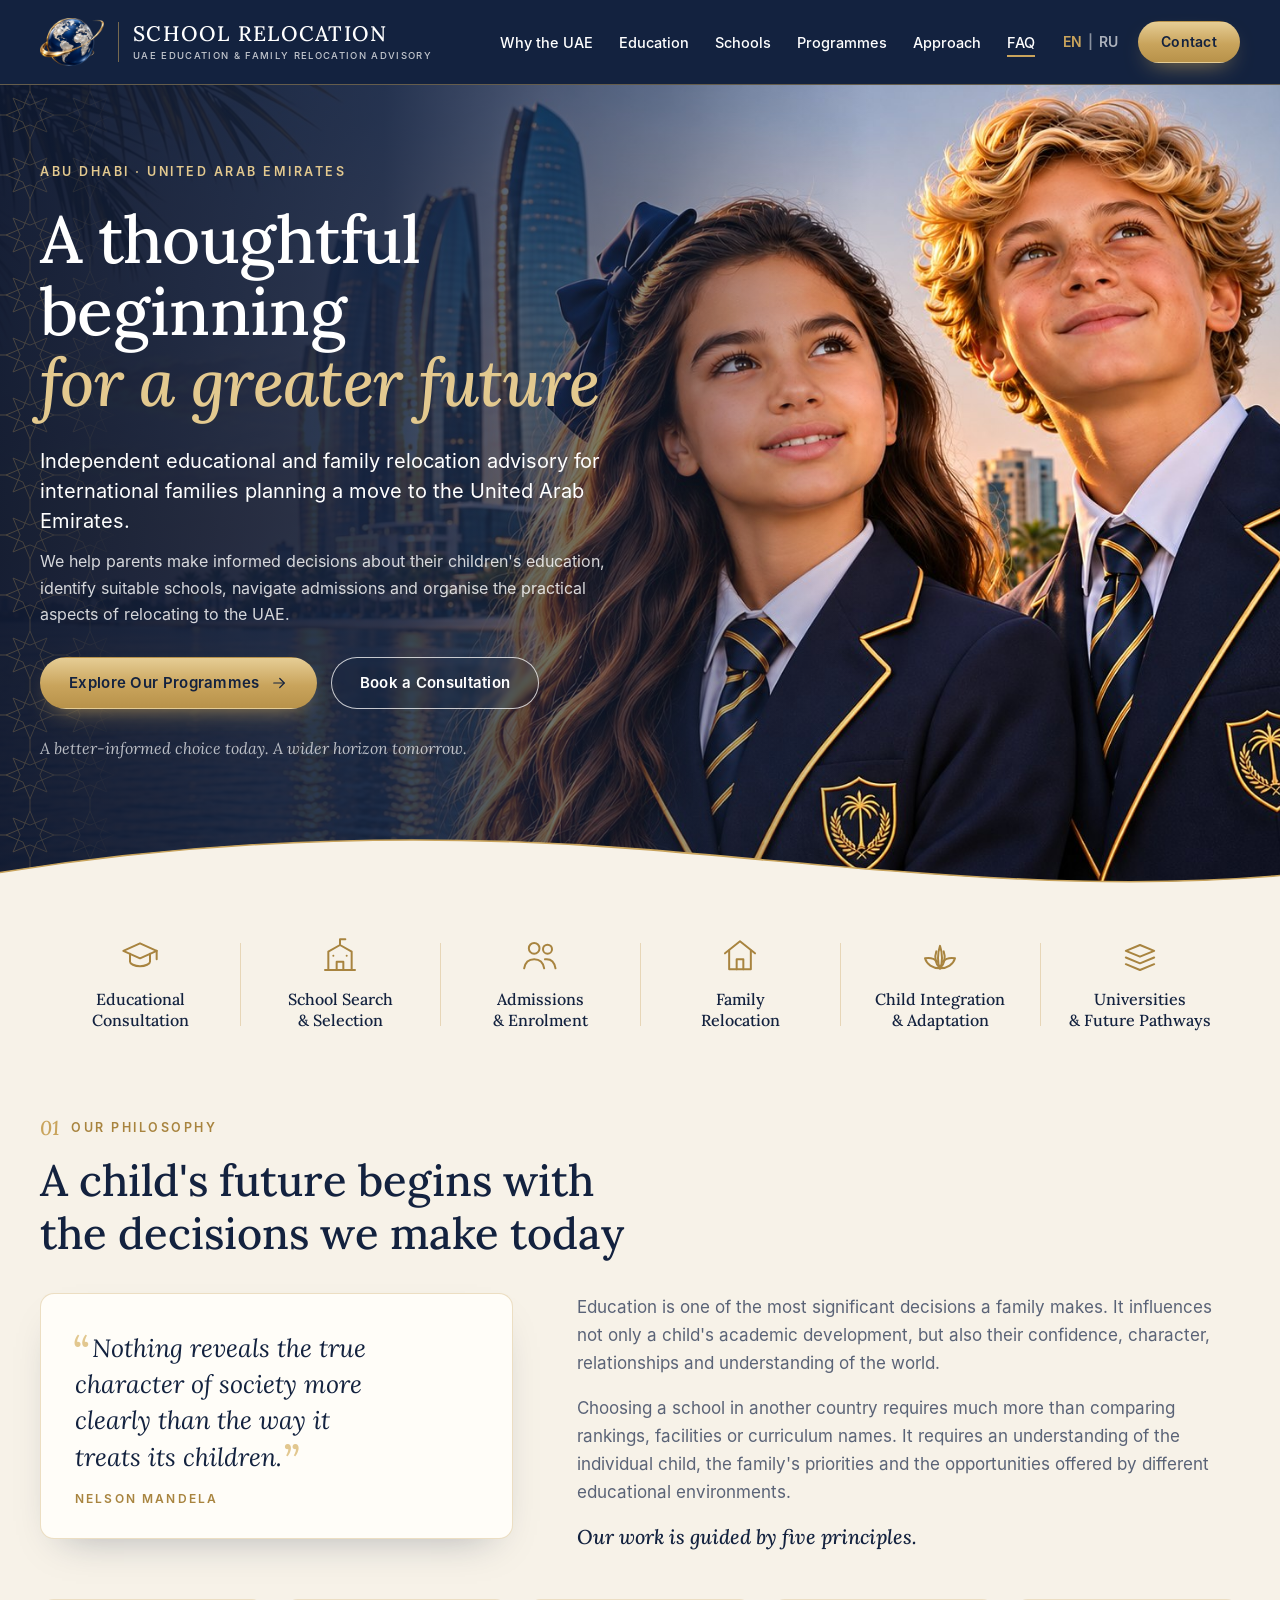
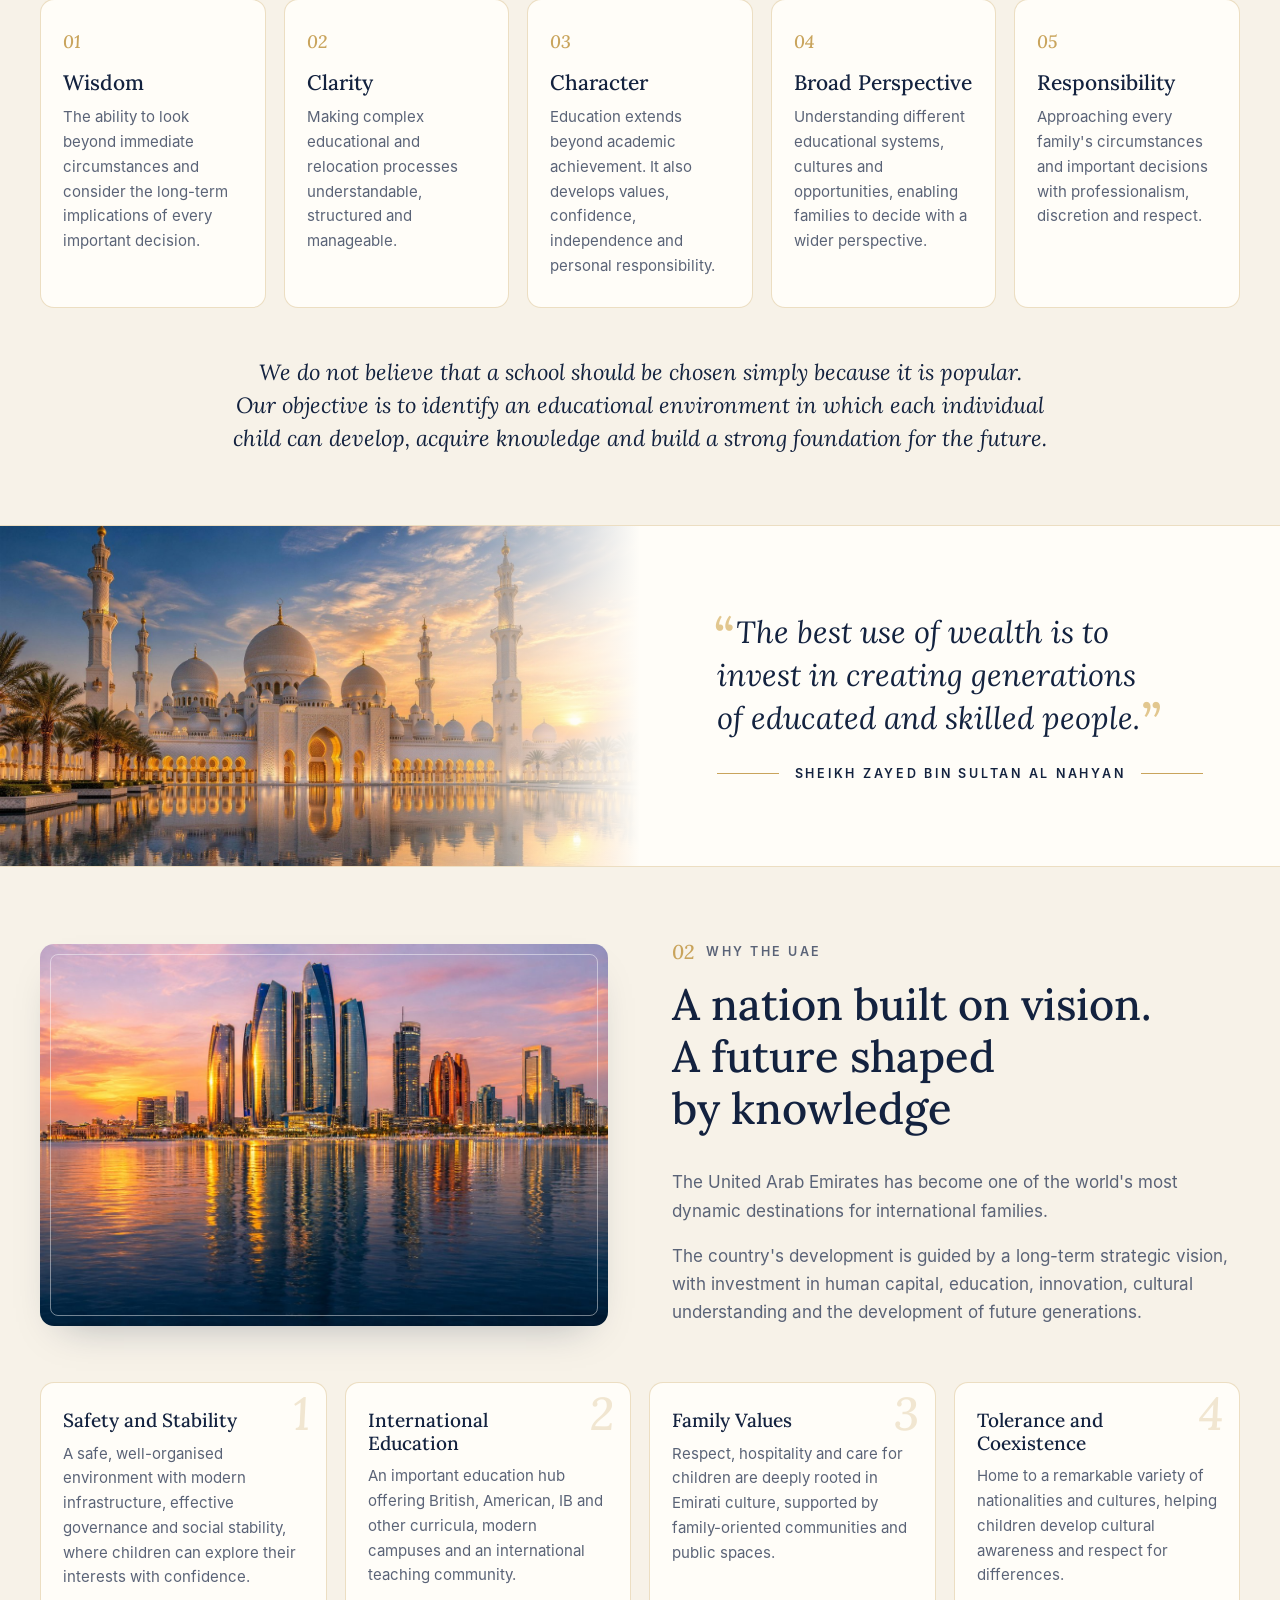
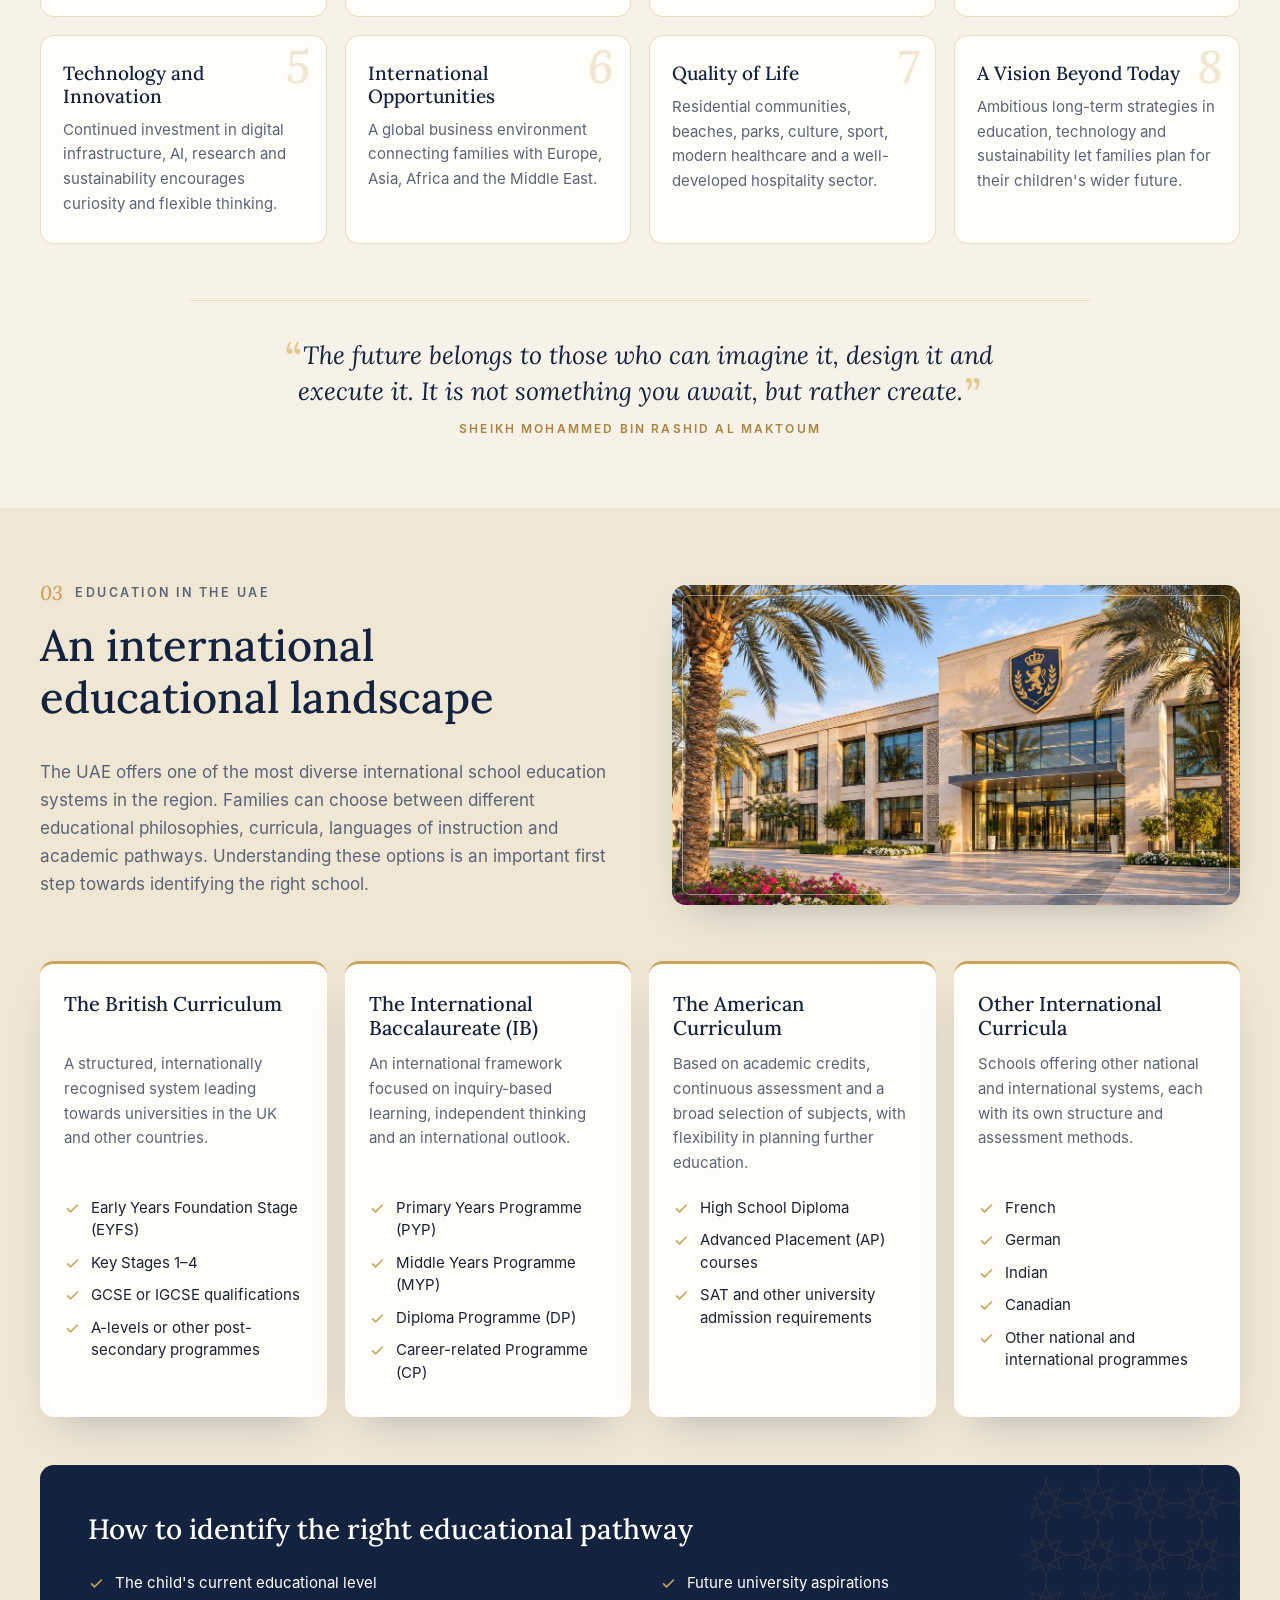
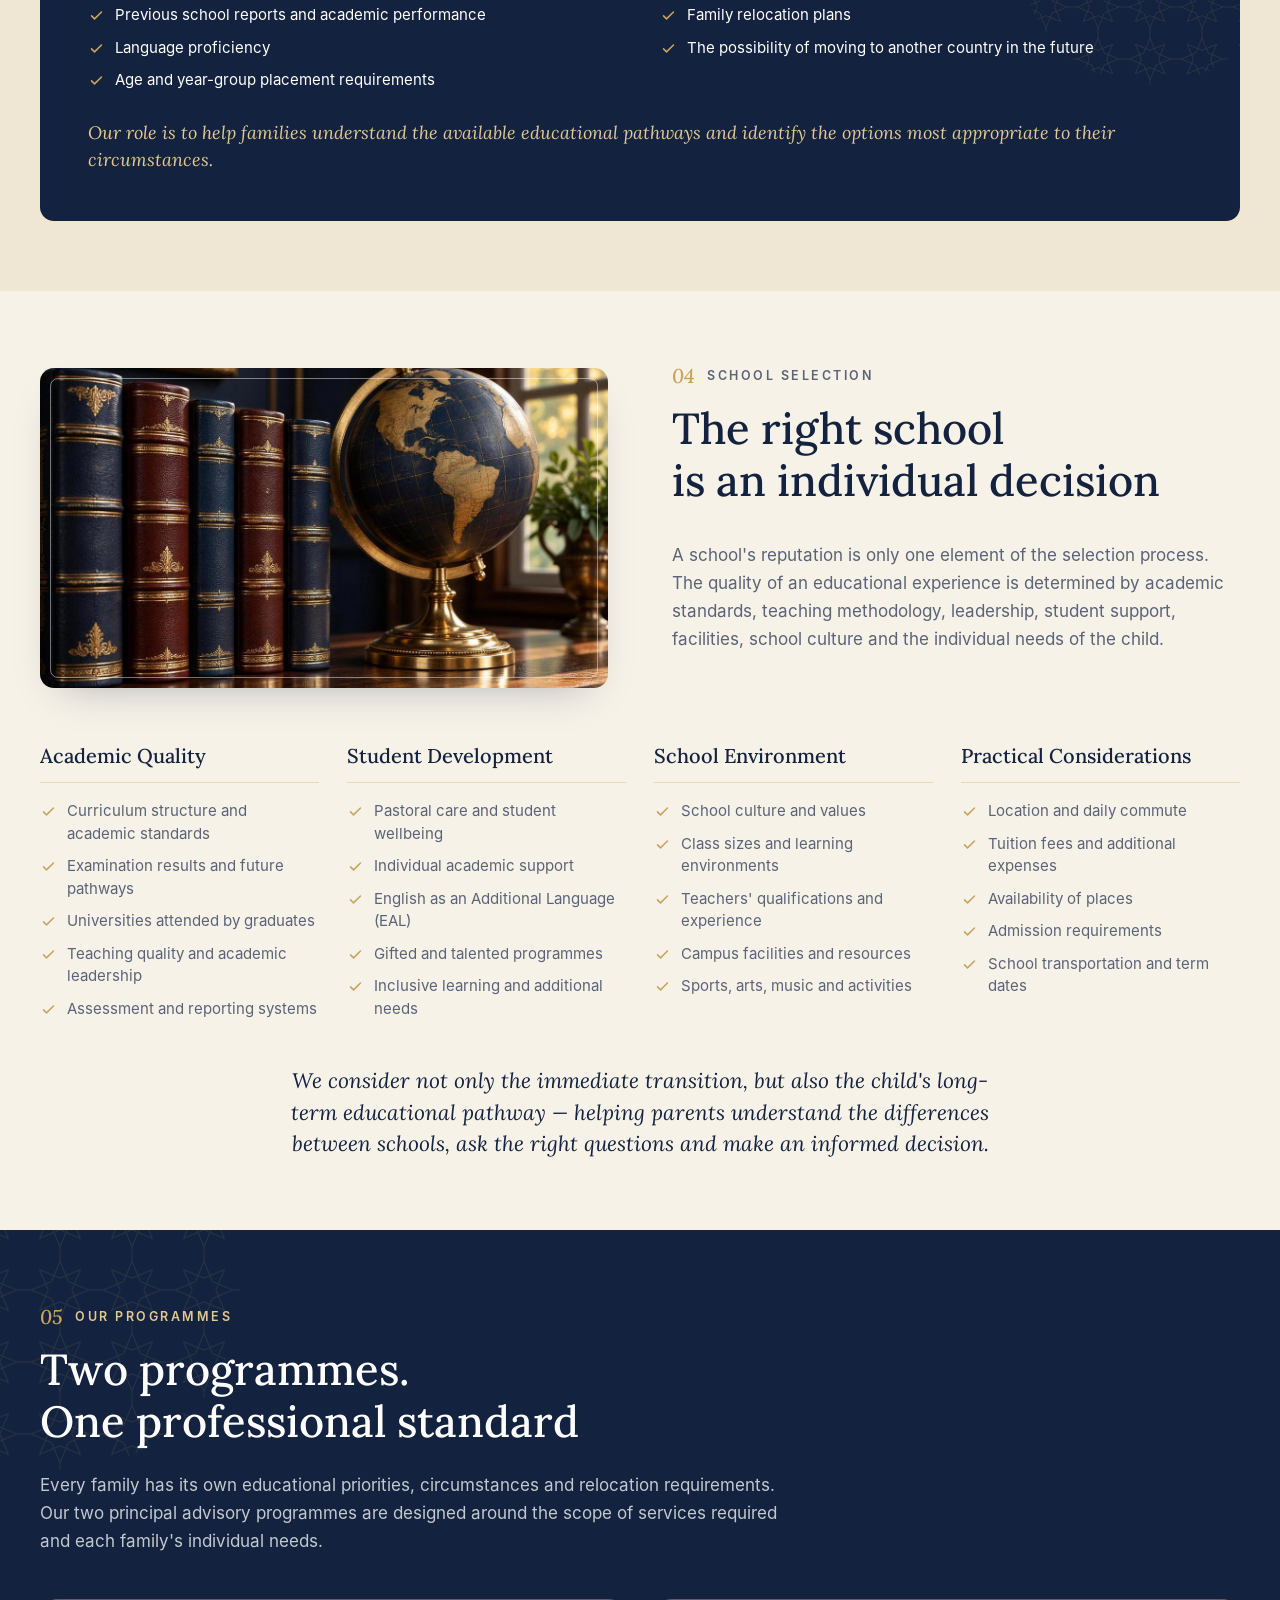
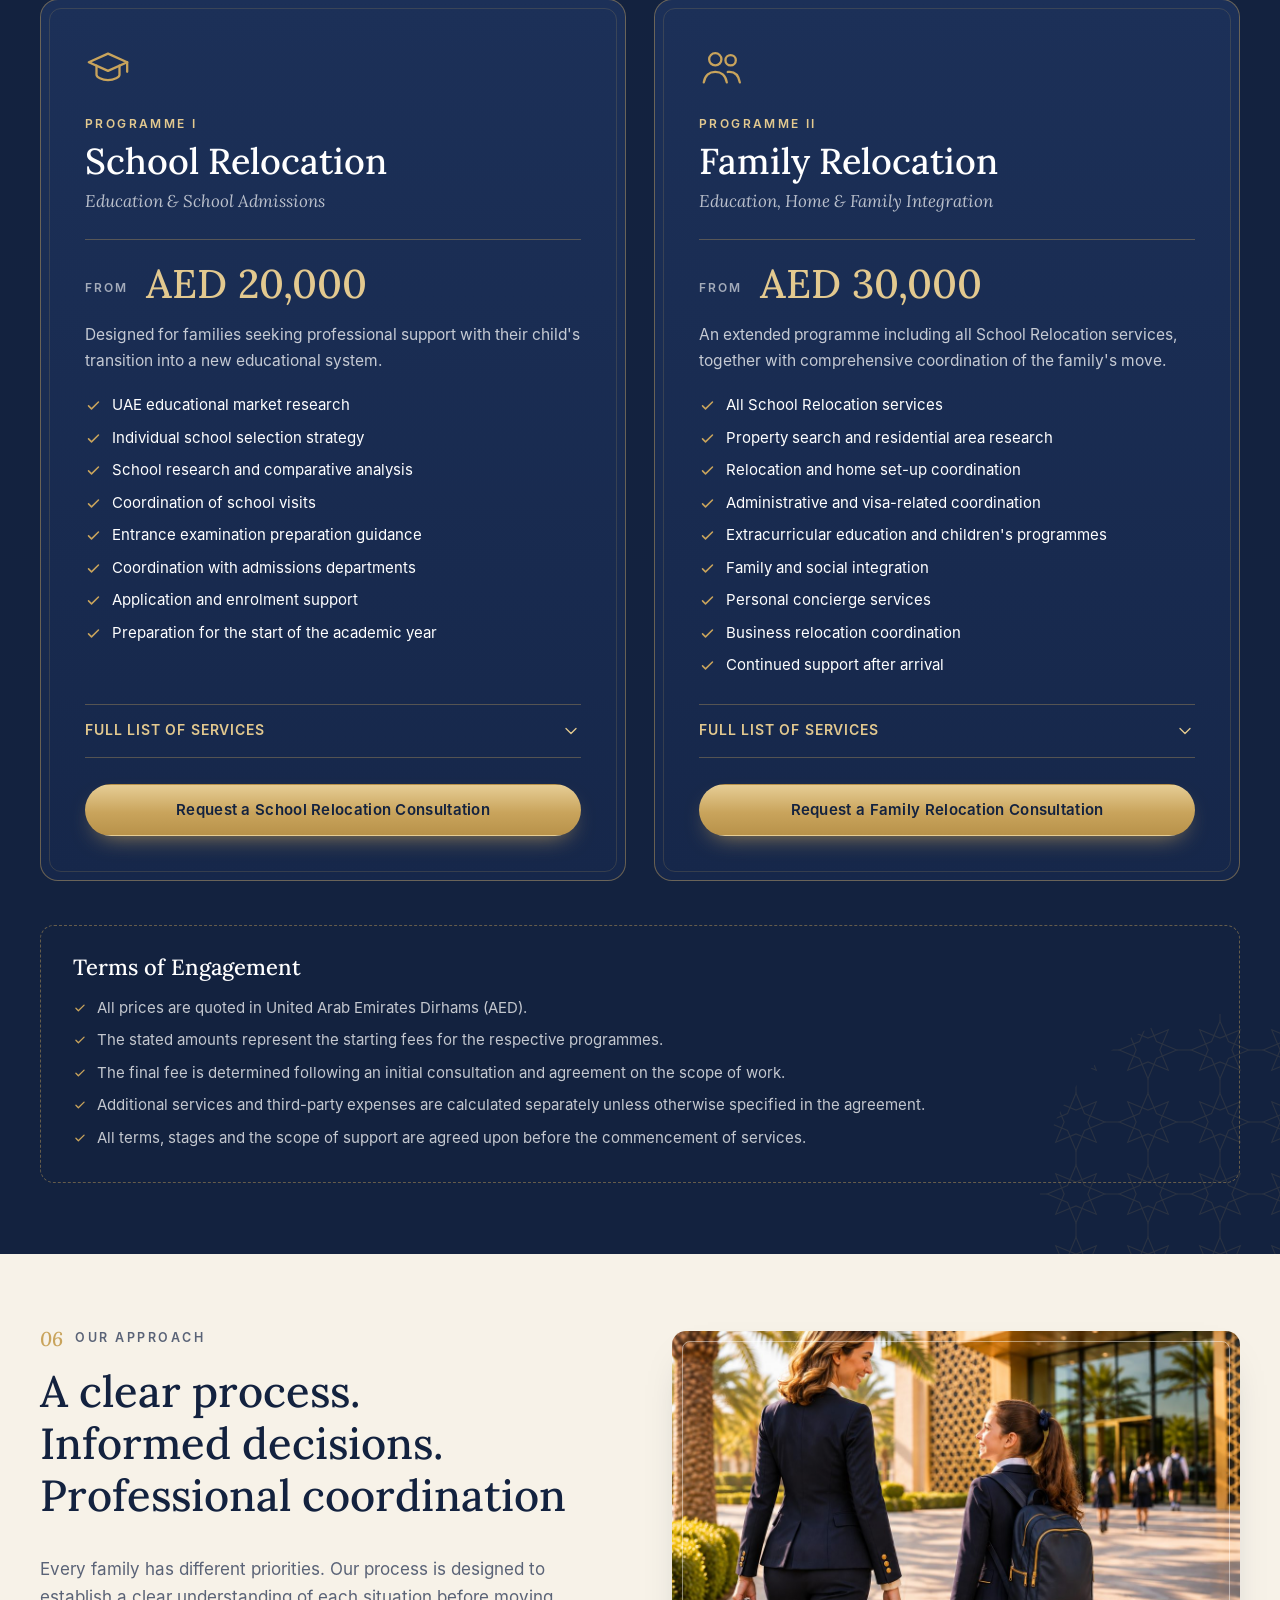
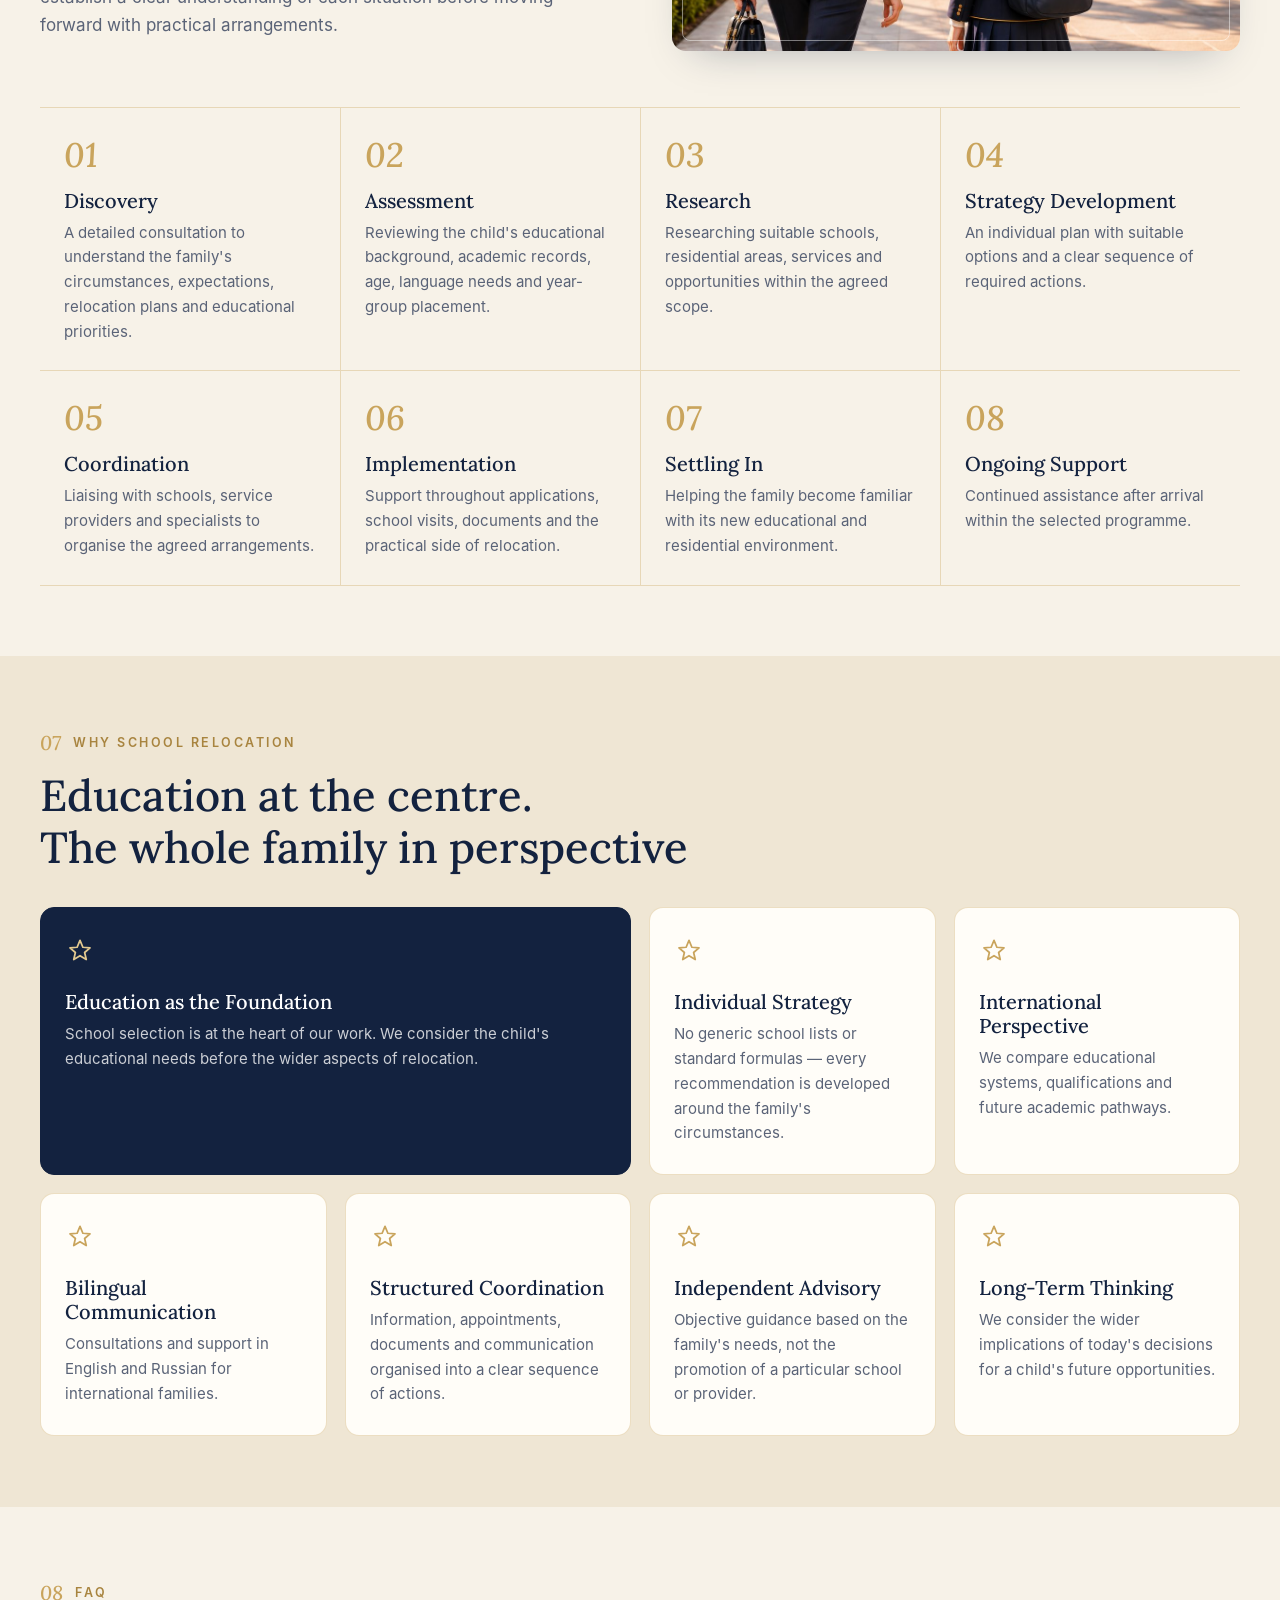
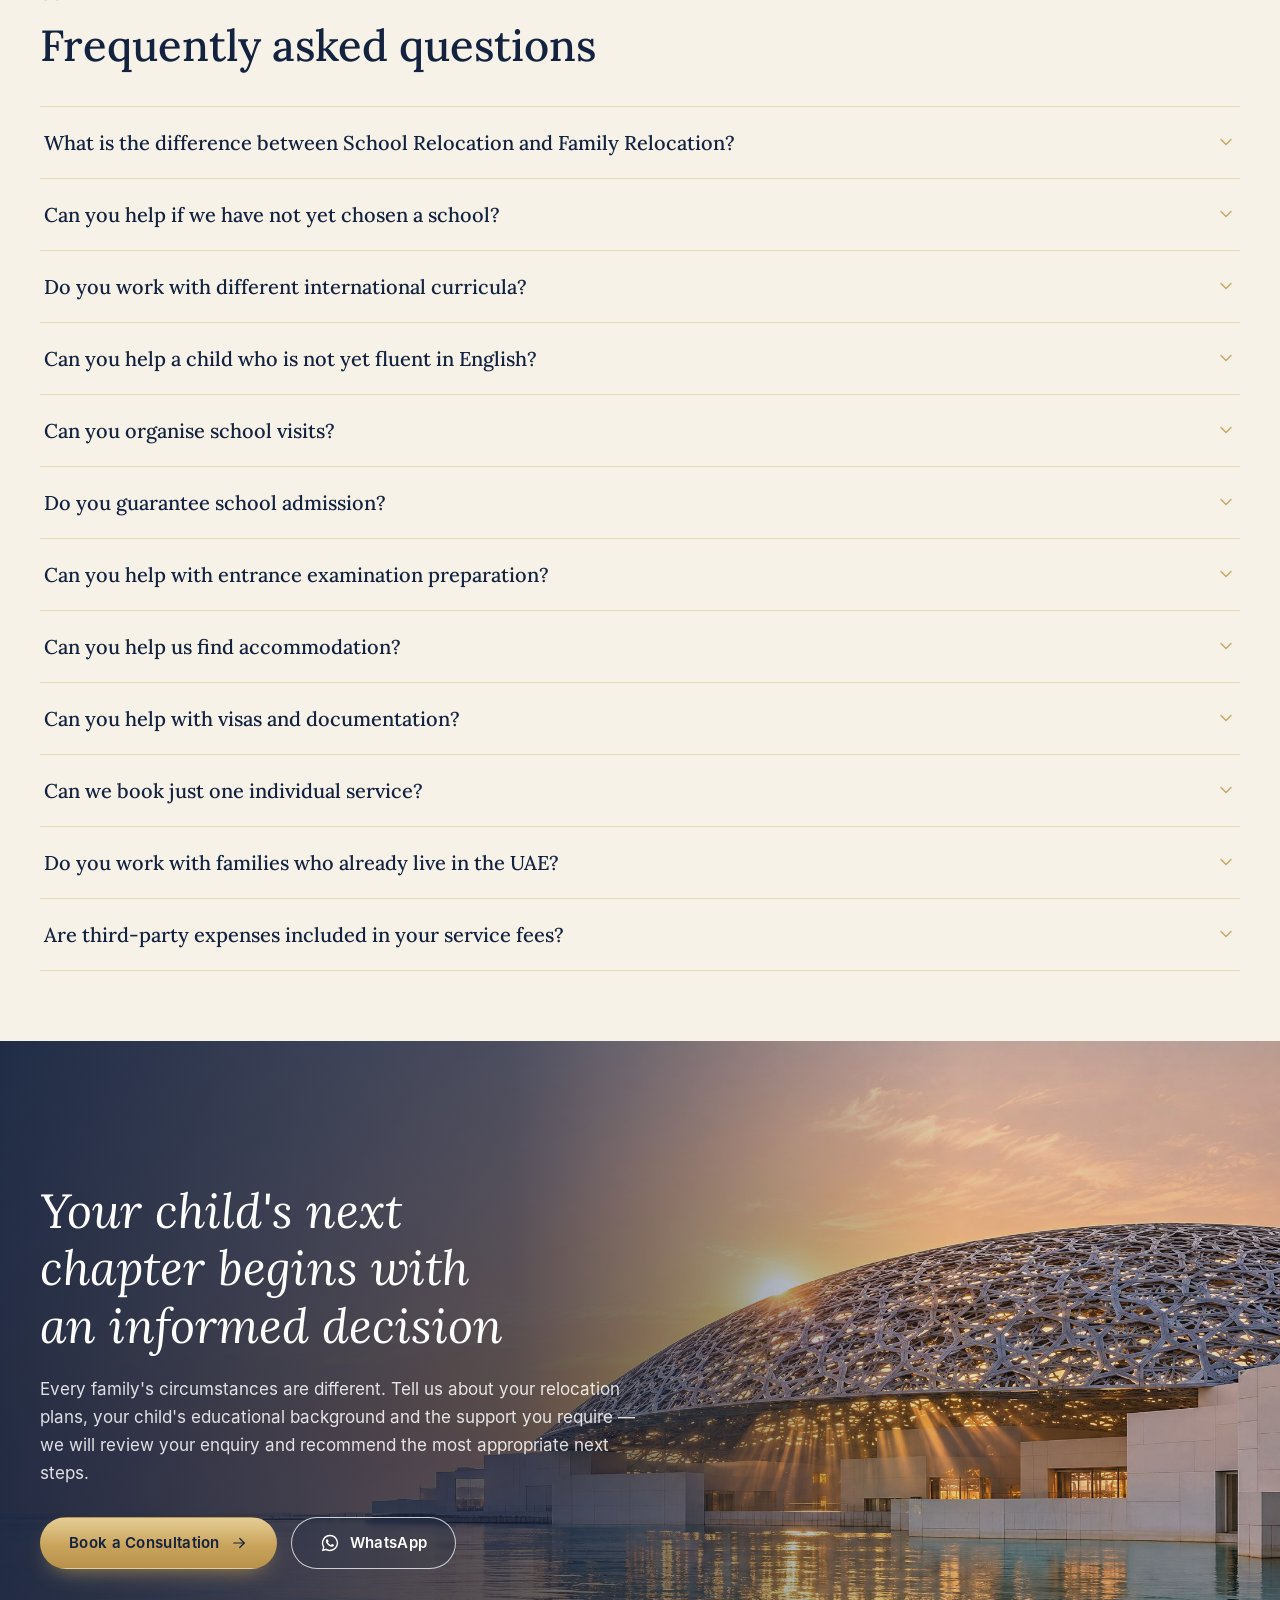
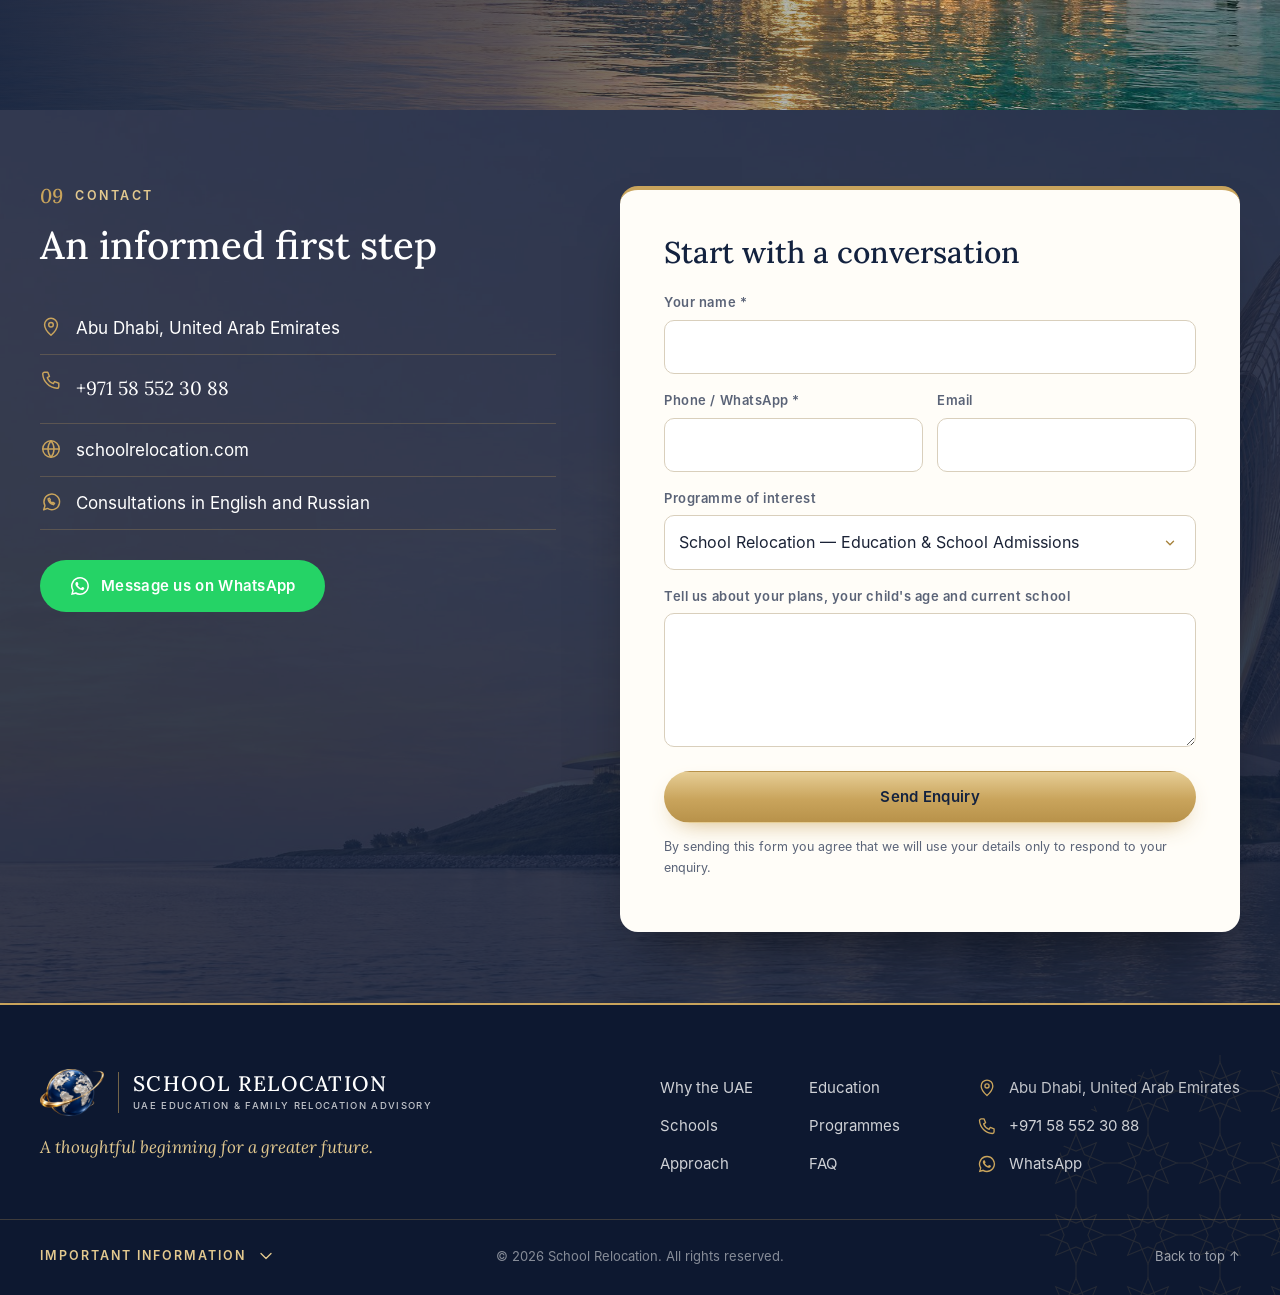
<file: index.html>
<!doctype html>
<html lang="en" translate="no" class="notranslate">
<head>
<meta charset="utf-8">
<meta name="viewport" content="width=device-width, initial-scale=1">
<meta name="google" content="notranslate">
<meta name="robots" content="noindex, nofollow">
<title>School Relocation — UAE Education &amp; Family Relocation Advisory</title>
<meta name="description" content="Independent educational and family relocation advisory for international families moving to the United Arab Emirates: school selection, admissions and relocation support in Abu Dhabi.">
<link rel="canonical" href="https://schoolrelocation.com/">
<link rel="alternate" hreflang="en" href="https://schoolrelocation.com/">
<link rel="alternate" hreflang="ru" href="https://schoolrelocation.com/ru/">
<link rel="alternate" hreflang="x-default" href="https://schoolrelocation.com/">
<meta property="og:type" content="website">
<meta property="og:title" content="School Relocation — UAE Education &amp; Family Relocation Advisory">
<meta property="og:description" content="Independent educational and family relocation advisory for international families moving to the United Arab Emirates: school selection, admissions and relocation support in Abu Dhabi.">
<meta property="og:image" content="https://schoolrelocation.com/assets/img/hero.jpg">
<meta property="og:url" content="https://schoolrelocation.com/">
<meta name="theme-color" content="#13223F">
<link rel="icon" href="favicon.ico" sizes="any">
<link rel="icon" type="image/png" href="assets/img/favicon.png">
<link rel="apple-touch-icon" href="assets/img/apple-touch-icon.png">
<link rel="preload" href="assets/fonts/lora.woff" as="font" type="font/woff" crossorigin>
<link rel="preload" href="assets/img/hero.jpg" as="image" media="(min-width: 761px)">
<link rel="stylesheet" href="css/style.css?v=1">
</head>
<body>
<a class="skip" href="#main">Skip to content</a>
<header class="hdr" id="top">
 <div class="hdr__in wrap">
  <a class="brand" href="#top">
   <img class="brand__logo" src="assets/img/logo.png" width="64" height="48" alt="">
   <span class="brand__txt"><span class="brand__name" translate="no">School Relocation</span><span class="brand__sub">UAE Education &amp; Family Relocation Advisory</span></span>
  </a>
  <nav class="nav" id="nav" aria-label="Main menu">
   <ul class="nav__list">
<li><a href="#why-uae">Why the UAE</a></li>
<li><a href="#education">Education</a></li>
<li><a href="#schools">Schools</a></li>
<li><a href="#programmes">Programmes</a></li>
<li><a href="#approach">Approach</a></li>
<li><a href="#faq">FAQ</a></li>
</ul>
   <div class="nav__side">
    <div class="lang" aria-label="Language"><a href="index.html" aria-current="true" hreflang="en" lang="en">EN</a><span aria-hidden="true">|</span><a href="ru/index.html"  hreflang="ru" lang="ru">RU</a></div>
    <a class="btn btn--gold btn--sm" href="#contact">Contact</a>
   </div>
  </nav>
  <button class="burger" type="button" aria-controls="nav" aria-expanded="false" aria-label="Menu"><span></span><span></span><span></span></button>
 </div>
</header>

<main id="main">
<section class="hero">
 <picture class="hero__bg">
  <source media="(max-width: 760px)" srcset="assets/img/hero-m.jpg">
  <img src="assets/img/hero.jpg" width="1672" height="941" alt="" fetchpriority="high">
 </picture>
 <span class="hero__pattern" aria-hidden="true"></span>
 <div class="hero__in wrap">
  <p class="hero__kicker">Abu Dhabi · United Arab Emirates</p>
  <h1 class="hero__title">A thoughtful beginning <em>for a greater future</em></h1>
  <p class="hero__lead">Independent educational and family relocation advisory for international families planning a move to the United Arab Emirates.</p>
  <p class="hero__text">We help parents make informed decisions about their children&#x27;s education, identify suitable schools, navigate admissions and organise the practical aspects of relocating to the UAE.</p>
  <div class="hero__btns">
   <a class="btn btn--gold" href="#programmes">Explore Our Programmes <svg viewBox="0 0 24 24" aria-hidden="true" class="ico"><path d="M5 12h14"/><path d="m13 6 6 6-6 6"/></svg></a>
   <a class="btn btn--line" href="#contact">Book a Consultation</a>
  </div>
  <p class="hero__tag">A better-informed choice today. A wider horizon tomorrow.</p>
 </div>
 <svg class="hero__wave" viewBox="0 0 1440 90" preserveAspectRatio="none" aria-hidden="true"><path d="M0 52C240 8 480 0 720 22s480 58 720 34V90H0Z" fill="#F7F2E8"/><path d="M0 52C240 8 480 0 720 22s480 58 720 34" fill="none" stroke="#C9A45C" stroke-width="2"/></svg>
</section>

<section class="strip" aria-label="Services">
 <ul class="strip__list wrap">
<li class="strip__item"><a class="strip__link" href="#education"><svg viewBox="0 0 24 24" aria-hidden="true" class="ico ico--lg"><path d="M2 9.5 12 5l10 4.5-10 4.5L2 9.5Z"/><path d="M6 11.3V16c0 1.2 2.7 2.8 6 2.8s6-1.6 6-2.8v-4.7"/><path d="M22 9.5v5"/></svg><span>Educational<br>Consultation</span></a></li>
<li class="strip__item"><a class="strip__link" href="#schools"><svg viewBox="0 0 24 24" aria-hidden="true" class="ico ico--lg"><path d="M3 21h18"/><path d="M5 21V10l7-4 7 4v11"/><path d="M10 21v-5h4v5"/><path d="M12 6V2.5h3.2"/><path d="M8 12.5h.01M16 12.5h.01"/></svg><span>School Search<br>&amp; Selection</span></a></li>
<li class="strip__item"><a class="strip__link" href="#prog-school"><svg viewBox="0 0 24 24" aria-hidden="true" class="ico ico--lg"><circle cx="8.5" cy="8" r="3.2"/><circle cx="16.5" cy="8.5" r="2.7"/><path d="M2.5 20c.6-3.6 3-5.5 6-5.5s5.4 1.9 6 5.5"/><path d="M15 14.6c3.2-.4 5.6 1.4 6.3 5.4"/></svg><span>Admissions<br>&amp; Enrolment</span></a></li>
<li class="strip__item"><a class="strip__link" href="#prog-family"><svg viewBox="0 0 24 24" aria-hidden="true" class="ico ico--lg"><path d="M3 11 12 3.8 21 11"/><path d="M5.5 9.3V20.5h13V9.3"/><path d="M10 20.5v-6h4v6"/></svg><span>Family<br>Relocation</span></a></li>
<li class="strip__item"><a class="strip__link" href="#approach"><svg viewBox="0 0 24 24" aria-hidden="true" class="ico ico--lg"><path d="M12 20c-4.4 0-8-2.4-9-6 2.7-.6 5.6.2 7.6 2"/><path d="M12 20c4.4 0 8-2.4 9-6-2.7-.6-5.6.2-7.6 2"/><path d="M12 20c-2.6-2.4-3.6-6.4-2.2-10.2"/><path d="M12 20c2.6-2.4 3.6-6.4 2.2-10.2"/><path d="M12 20c-1.6-3.2-1.6-9 0-13.5 1.6 4.5 1.6 10.3 0 13.5Z"/></svg><span>Child Integration<br>&amp; Adaptation</span></a></li>
<li class="strip__item"><a class="strip__link" href="#education"><svg viewBox="0 0 24 24" aria-hidden="true" class="ico ico--lg"><path d="M3.5 17.5 12 21l8.5-3.5"/><path d="M3.5 13.5 12 17l8.5-3.5"/><path d="M12 13 3.5 9.5 12 6l8.5 3.5L12 13Z"/></svg><span>Universities<br>&amp; Future Pathways</span></a></li>
</ul>
</section>

<section class="sec phil" id="philosophy">
 <div class="wrap">
  <div class="sh"><p class="sh__label"><span class="sh__num">01</span>Our Philosophy</p><h2 class="sh__title">A child&#x27;s future begins with the decisions we make today</h2></div>
  <div class="phil__grid">
   <blockquote class="quote quote--card"><p><span class="qm">“</span>Nothing reveals the true character of society more clearly than the way it treats its children.<span class="qm">”</span></p><footer>Nelson Mandela</footer></blockquote>
   <div class="phil__text">
<p>Education is one of the most significant decisions a family makes. It influences not only a child&#x27;s academic development, but also their confidence, character, relationships and understanding of the world.</p>
<p>Choosing a school in another country requires much more than comparing rankings, facilities or curriculum names. It requires an understanding of the individual child, the family&#x27;s priorities and the opportunities offered by different educational environments.</p>
<p class="phil__intro">Our work is guided by five principles.</p></div>
  </div>
  <ol class="principles">
<li class="principle"><span class="principle__n">01</span><h3>Wisdom</h3><p>The ability to look beyond immediate circumstances and consider the long-term implications of every important decision.</p></li>
<li class="principle"><span class="principle__n">02</span><h3>Clarity</h3><p>Making complex educational and relocation processes understandable, structured and manageable.</p></li>
<li class="principle"><span class="principle__n">03</span><h3>Character</h3><p>Education extends beyond academic achievement. It also develops values, confidence, independence and personal responsibility.</p></li>
<li class="principle"><span class="principle__n">04</span><h3>Broad Perspective</h3><p>Understanding different educational systems, cultures and opportunities, enabling families to decide with a wider perspective.</p></li>
<li class="principle"><span class="principle__n">05</span><h3>Responsibility</h3><p>Approaching every family&#x27;s circumstances and important decisions with professionalism, discretion and respect.</p></li>
</ol>
  <p class="phil__close">We do not believe that a school should be chosen simply because it is popular. Our objective is to identify an educational environment in which each individual child can develop, acquire knowledge and build a strong foundation for the future.</p>
 </div>
</section>

<section class="band">
 <div class="band__img"><img src="assets/img/mosque.jpg" width="1600" height="896" alt="Sheikh Zayed Grand Mosque, Abu Dhabi" loading="lazy"></div>
 <blockquote class="band__quote"><p><span class="qm">“</span>The best use of wealth is to invest in creating generations of educated and skilled people.<span class="qm">”</span></p><footer><span aria-hidden="true"></span>Sheikh Zayed bin Sultan Al Nahyan<span aria-hidden="true"></span></footer></blockquote>
</section>

<section class="sec uae" id="why-uae">
 <div class="wrap">
  <div class="split">
   <div class="split__media"><img src="assets/img/skyline.jpg" width="1200" height="797" alt="Abu Dhabi skyline at sunset" loading="lazy"></div>
   <div class="split__body">
    <div class="sh"><p class="sh__label"><span class="sh__num">02</span>Why the UAE</p><h2 class="sh__title"><span class="ln">A nation built on vision.</span><span class="ln">A future shaped by knowledge</span></h2></div>
<p>The United Arab Emirates has become one of the world&#x27;s most dynamic destinations for international families.</p>
<p>The country&#x27;s development is guided by a long-term strategic vision, with investment in human capital, education, innovation, cultural understanding and the development of future generations.</p>
</div>
  </div>
  <ol class="points">
<li class="point"><span class="point__n">1</span><h3>Safety and Stability</h3><p>A safe, well-organised environment with modern infrastructure, effective governance and social stability, where children can explore their interests with confidence.</p></li>
<li class="point"><span class="point__n">2</span><h3>International Education</h3><p>An important education hub offering British, American, IB and other curricula, modern campuses and an international teaching community.</p></li>
<li class="point"><span class="point__n">3</span><h3>Family Values</h3><p>Respect, hospitality and care for children are deeply rooted in Emirati culture, supported by family-oriented communities and public spaces.</p></li>
<li class="point"><span class="point__n">4</span><h3>Tolerance and Coexistence</h3><p>Home to a remarkable variety of nationalities and cultures, helping children develop cultural awareness and respect for differences.</p></li>
<li class="point"><span class="point__n">5</span><h3>Technology and Innovation</h3><p>Continued investment in digital infrastructure, AI, research and sustainability encourages curiosity and flexible thinking.</p></li>
<li class="point"><span class="point__n">6</span><h3>International Opportunities</h3><p>A global business environment connecting families with Europe, Asia, Africa and the Middle East.</p></li>
<li class="point"><span class="point__n">7</span><h3>Quality of Life</h3><p>Residential communities, beaches, parks, culture, sport, modern healthcare and a well-developed hospitality sector.</p></li>
<li class="point"><span class="point__n">8</span><h3>A Vision Beyond Today</h3><p>Ambitious long-term strategies in education, technology and sustainability let families plan for their children&#x27;s wider future.</p></li>
</ol>
  <blockquote class="quote quote--wide"><p><span class="qm">“</span>The future belongs to those who can imagine it, design it and execute it. It is not something you await, but rather create.<span class="qm">”</span></p><footer>Sheikh Mohammed bin Rashid Al Maktoum</footer></blockquote>
 </div>
</section>

<section class="sec sec--tint edu" id="education">
 <div class="wrap">
  <div class="split split--rev">
   <div class="split__media"><img src="assets/img/campus.jpg" width="1200" height="797" alt="International school campus in the UAE" loading="lazy"></div>
   <div class="split__body">
    <div class="sh"><p class="sh__label"><span class="sh__num">03</span>Education in the UAE</p><h2 class="sh__title">An international educational landscape</h2></div>
    <p>The UAE offers one of the most diverse international school education systems in the region. Families can choose between different educational philosophies, curricula, languages of instruction and academic pathways. Understanding these options is an important first step towards identifying the right school.</p>
   </div>
  </div>
  <div class="cards4">
<article class="card"><h3>The British Curriculum</h3><p>A structured, internationally recognised system leading towards universities in the UK and other countries.</p><ul class="ticks"><li><svg viewBox="0 0 24 24" aria-hidden="true" class="ico ico--tick"><path d="m5 12.5 4.2 4.2L19 7"/></svg><span>Early Years Foundation Stage (EYFS)</span></li><li><svg viewBox="0 0 24 24" aria-hidden="true" class="ico ico--tick"><path d="m5 12.5 4.2 4.2L19 7"/></svg><span>Key Stages 1–4</span></li><li><svg viewBox="0 0 24 24" aria-hidden="true" class="ico ico--tick"><path d="m5 12.5 4.2 4.2L19 7"/></svg><span>GCSE or IGCSE qualifications</span></li><li><svg viewBox="0 0 24 24" aria-hidden="true" class="ico ico--tick"><path d="m5 12.5 4.2 4.2L19 7"/></svg><span>A-levels or other post-secondary programmes</span></li></ul></article>
<article class="card"><h3>The International Baccalaureate (IB)</h3><p>An international framework focused on inquiry-based learning, independent thinking and an international outlook.</p><ul class="ticks"><li><svg viewBox="0 0 24 24" aria-hidden="true" class="ico ico--tick"><path d="m5 12.5 4.2 4.2L19 7"/></svg><span>Primary Years Programme (PYP)</span></li><li><svg viewBox="0 0 24 24" aria-hidden="true" class="ico ico--tick"><path d="m5 12.5 4.2 4.2L19 7"/></svg><span>Middle Years Programme (MYP)</span></li><li><svg viewBox="0 0 24 24" aria-hidden="true" class="ico ico--tick"><path d="m5 12.5 4.2 4.2L19 7"/></svg><span>Diploma Programme (DP)</span></li><li><svg viewBox="0 0 24 24" aria-hidden="true" class="ico ico--tick"><path d="m5 12.5 4.2 4.2L19 7"/></svg><span>Career-related Programme (CP)</span></li></ul></article>
<article class="card"><h3>The American Curriculum</h3><p>Based on academic credits, continuous assessment and a broad selection of subjects, with flexibility in planning further education.</p><ul class="ticks"><li><svg viewBox="0 0 24 24" aria-hidden="true" class="ico ico--tick"><path d="m5 12.5 4.2 4.2L19 7"/></svg><span>High School Diploma</span></li><li><svg viewBox="0 0 24 24" aria-hidden="true" class="ico ico--tick"><path d="m5 12.5 4.2 4.2L19 7"/></svg><span>Advanced Placement (AP) courses</span></li><li><svg viewBox="0 0 24 24" aria-hidden="true" class="ico ico--tick"><path d="m5 12.5 4.2 4.2L19 7"/></svg><span>SAT and other university admission requirements</span></li></ul></article>
<article class="card"><h3>Other International Curricula</h3><p>Schools offering other national and international systems, each with its own structure and assessment methods.</p><ul class="ticks"><li><svg viewBox="0 0 24 24" aria-hidden="true" class="ico ico--tick"><path d="m5 12.5 4.2 4.2L19 7"/></svg><span>French</span></li><li><svg viewBox="0 0 24 24" aria-hidden="true" class="ico ico--tick"><path d="m5 12.5 4.2 4.2L19 7"/></svg><span>German</span></li><li><svg viewBox="0 0 24 24" aria-hidden="true" class="ico ico--tick"><path d="m5 12.5 4.2 4.2L19 7"/></svg><span>Indian</span></li><li><svg viewBox="0 0 24 24" aria-hidden="true" class="ico ico--tick"><path d="m5 12.5 4.2 4.2L19 7"/></svg><span>Canadian</span></li><li><svg viewBox="0 0 24 24" aria-hidden="true" class="ico ico--tick"><path d="m5 12.5 4.2 4.2L19 7"/></svg><span>Other national and international programmes</span></li></ul></article>
</div>
  <div class="how">
   <h3 class="how__title">How to identify the right educational pathway</h3>
   <ul class="ticks ticks--cols"><li><svg viewBox="0 0 24 24" aria-hidden="true" class="ico ico--tick"><path d="m5 12.5 4.2 4.2L19 7"/></svg><span>The child&#x27;s current educational level</span></li><li><svg viewBox="0 0 24 24" aria-hidden="true" class="ico ico--tick"><path d="m5 12.5 4.2 4.2L19 7"/></svg><span>Previous school reports and academic performance</span></li><li><svg viewBox="0 0 24 24" aria-hidden="true" class="ico ico--tick"><path d="m5 12.5 4.2 4.2L19 7"/></svg><span>Language proficiency</span></li><li><svg viewBox="0 0 24 24" aria-hidden="true" class="ico ico--tick"><path d="m5 12.5 4.2 4.2L19 7"/></svg><span>Age and year-group placement requirements</span></li><li><svg viewBox="0 0 24 24" aria-hidden="true" class="ico ico--tick"><path d="m5 12.5 4.2 4.2L19 7"/></svg><span>Future university aspirations</span></li><li><svg viewBox="0 0 24 24" aria-hidden="true" class="ico ico--tick"><path d="m5 12.5 4.2 4.2L19 7"/></svg><span>Family relocation plans</span></li><li><svg viewBox="0 0 24 24" aria-hidden="true" class="ico ico--tick"><path d="m5 12.5 4.2 4.2L19 7"/></svg><span>The possibility of moving to another country in the future</span></li></ul>
   <p class="how__note">Our role is to help families understand the available educational pathways and identify the options most appropriate to their circumstances.</p>
  </div>
 </div>
</section>

<section class="sec sch" id="schools">
 <div class="wrap">
  <div class="split">
   <div class="split__media"><img src="assets/img/books.jpg" width="1200" height="810" alt="Books and a globe" loading="lazy"></div>
   <div class="split__body">
    <div class="sh"><p class="sh__label"><span class="sh__num">04</span>School Selection</p><h2 class="sh__title">The right school is an individual decision</h2></div>
    <p>A school&#x27;s reputation is only one element of the selection process. The quality of an educational experience is determined by academic standards, teaching methodology, leadership, student support, facilities, school culture and the individual needs of the child.</p>
   </div>
  </div>
  <div class="cols4">
<div class="col"><h3>Academic Quality</h3><ul class="ticks"><li><svg viewBox="0 0 24 24" aria-hidden="true" class="ico ico--tick"><path d="m5 12.5 4.2 4.2L19 7"/></svg><span>Curriculum structure and academic standards</span></li><li><svg viewBox="0 0 24 24" aria-hidden="true" class="ico ico--tick"><path d="m5 12.5 4.2 4.2L19 7"/></svg><span>Examination results and future pathways</span></li><li><svg viewBox="0 0 24 24" aria-hidden="true" class="ico ico--tick"><path d="m5 12.5 4.2 4.2L19 7"/></svg><span>Universities attended by graduates</span></li><li><svg viewBox="0 0 24 24" aria-hidden="true" class="ico ico--tick"><path d="m5 12.5 4.2 4.2L19 7"/></svg><span>Teaching quality and academic leadership</span></li><li><svg viewBox="0 0 24 24" aria-hidden="true" class="ico ico--tick"><path d="m5 12.5 4.2 4.2L19 7"/></svg><span>Assessment and reporting systems</span></li></ul></div>
<div class="col"><h3>Student Development</h3><ul class="ticks"><li><svg viewBox="0 0 24 24" aria-hidden="true" class="ico ico--tick"><path d="m5 12.5 4.2 4.2L19 7"/></svg><span>Pastoral care and student wellbeing</span></li><li><svg viewBox="0 0 24 24" aria-hidden="true" class="ico ico--tick"><path d="m5 12.5 4.2 4.2L19 7"/></svg><span>Individual academic support</span></li><li><svg viewBox="0 0 24 24" aria-hidden="true" class="ico ico--tick"><path d="m5 12.5 4.2 4.2L19 7"/></svg><span>English as an Additional Language (EAL)</span></li><li><svg viewBox="0 0 24 24" aria-hidden="true" class="ico ico--tick"><path d="m5 12.5 4.2 4.2L19 7"/></svg><span>Gifted and talented programmes</span></li><li><svg viewBox="0 0 24 24" aria-hidden="true" class="ico ico--tick"><path d="m5 12.5 4.2 4.2L19 7"/></svg><span>Inclusive learning and additional needs</span></li></ul></div>
<div class="col"><h3>School Environment</h3><ul class="ticks"><li><svg viewBox="0 0 24 24" aria-hidden="true" class="ico ico--tick"><path d="m5 12.5 4.2 4.2L19 7"/></svg><span>School culture and values</span></li><li><svg viewBox="0 0 24 24" aria-hidden="true" class="ico ico--tick"><path d="m5 12.5 4.2 4.2L19 7"/></svg><span>Class sizes and learning environments</span></li><li><svg viewBox="0 0 24 24" aria-hidden="true" class="ico ico--tick"><path d="m5 12.5 4.2 4.2L19 7"/></svg><span>Teachers&#x27; qualifications and experience</span></li><li><svg viewBox="0 0 24 24" aria-hidden="true" class="ico ico--tick"><path d="m5 12.5 4.2 4.2L19 7"/></svg><span>Campus facilities and resources</span></li><li><svg viewBox="0 0 24 24" aria-hidden="true" class="ico ico--tick"><path d="m5 12.5 4.2 4.2L19 7"/></svg><span>Sports, arts, music and activities</span></li></ul></div>
<div class="col"><h3>Practical Considerations</h3><ul class="ticks"><li><svg viewBox="0 0 24 24" aria-hidden="true" class="ico ico--tick"><path d="m5 12.5 4.2 4.2L19 7"/></svg><span>Location and daily commute</span></li><li><svg viewBox="0 0 24 24" aria-hidden="true" class="ico ico--tick"><path d="m5 12.5 4.2 4.2L19 7"/></svg><span>Tuition fees and additional expenses</span></li><li><svg viewBox="0 0 24 24" aria-hidden="true" class="ico ico--tick"><path d="m5 12.5 4.2 4.2L19 7"/></svg><span>Availability of places</span></li><li><svg viewBox="0 0 24 24" aria-hidden="true" class="ico ico--tick"><path d="m5 12.5 4.2 4.2L19 7"/></svg><span>Admission requirements</span></li><li><svg viewBox="0 0 24 24" aria-hidden="true" class="ico ico--tick"><path d="m5 12.5 4.2 4.2L19 7"/></svg><span>School transportation and term dates</span></li></ul></div>
</div>
  <p class="lead-close">We consider not only the immediate transition, but also the child&#x27;s long-term educational pathway — helping parents understand the differences between schools, ask the right questions and make an informed decision.</p>
 </div>
</section>

<section class="sec sec--navy prog" id="programmes">
 <span class="pattern pattern--tl" aria-hidden="true"></span><span class="pattern pattern--br" aria-hidden="true"></span>
 <div class="wrap">
  <div class="sh sh--light"><p class="sh__label"><span class="sh__num">05</span>Our Programmes</p><h2 class="sh__title"><span class="ln">Two programmes.</span><span class="ln">One professional standard</span></h2></div>
  <p class="prog__intro">Every family has its own educational priorities, circumstances and relocation requirements. Our two principal advisory programmes are designed around the scope of services required and each family&#x27;s individual needs.</p>
  <div class="prog__grid">
<article class="pcard" id="prog-school">
    <div class="pcard__top"><svg viewBox="0 0 24 24" aria-hidden="true" class="ico ico--xl"><path d="M2 9.5 12 5l10 4.5-10 4.5L2 9.5Z"/><path d="M6 11.3V16c0 1.2 2.7 2.8 6 2.8s6-1.6 6-2.8v-4.7"/><path d="M22 9.5v5"/></svg><p class="pcard__tag">Programme I</p><h3 class="pcard__name">School Relocation</h3><p class="pcard__sub">Education &amp; School Admissions</p></div>
    <p class="pcard__price"><span>From</span> AED 20,000</p>
    <p class="pcard__desc">Designed for families seeking professional support with their child&#x27;s transition into a new educational system.</p>
    <ul class="ticks"><li><svg viewBox="0 0 24 24" aria-hidden="true" class="ico ico--tick"><path d="m5 12.5 4.2 4.2L19 7"/></svg><span>UAE educational market research</span></li><li><svg viewBox="0 0 24 24" aria-hidden="true" class="ico ico--tick"><path d="m5 12.5 4.2 4.2L19 7"/></svg><span>Individual school selection strategy</span></li><li><svg viewBox="0 0 24 24" aria-hidden="true" class="ico ico--tick"><path d="m5 12.5 4.2 4.2L19 7"/></svg><span>School research and comparative analysis</span></li><li><svg viewBox="0 0 24 24" aria-hidden="true" class="ico ico--tick"><path d="m5 12.5 4.2 4.2L19 7"/></svg><span>Coordination of school visits</span></li><li><svg viewBox="0 0 24 24" aria-hidden="true" class="ico ico--tick"><path d="m5 12.5 4.2 4.2L19 7"/></svg><span>Entrance examination preparation guidance</span></li><li><svg viewBox="0 0 24 24" aria-hidden="true" class="ico ico--tick"><path d="m5 12.5 4.2 4.2L19 7"/></svg><span>Coordination with admissions departments</span></li><li><svg viewBox="0 0 24 24" aria-hidden="true" class="ico ico--tick"><path d="m5 12.5 4.2 4.2L19 7"/></svg><span>Application and enrolment support</span></li><li><svg viewBox="0 0 24 24" aria-hidden="true" class="ico ico--tick"><path d="m5 12.5 4.2 4.2L19 7"/></svg><span>Preparation for the start of the academic year</span></li></ul>
    <details class="more"><summary><span class="more__o">Full list of services</span><span class="more__c">Hide the list</span><svg viewBox="0 0 24 24" aria-hidden="true" class="ico"><path d="m6 9 6 6 6-6"/></svg></summary><div class="more__body">
<h4>Educational Strategy &amp; School Research</h4><ul class="dots"><li><svg viewBox="0 0 24 24" aria-hidden="true" class="ico ico--tick"><path d="m5 12.5 4.2 4.2L19 7"/></svg><span>Initial consultation with parents</span></li><li><svg viewBox="0 0 24 24" aria-hidden="true" class="ico ico--tick"><path d="m5 12.5 4.2 4.2L19 7"/></svg><span>Review of the child&#x27;s educational background and family priorities</span></li><li><svg viewBox="0 0 24 24" aria-hidden="true" class="ico ico--tick"><path d="m5 12.5 4.2 4.2L19 7"/></svg><span>Analysis of previous school reports and academic documents</span></li><li><svg viewBox="0 0 24 24" aria-hidden="true" class="ico ico--tick"><path d="m5 12.5 4.2 4.2L19 7"/></svg><span>Assessment of year-group placement and educational pathways</span></li><li><svg viewBox="0 0 24 24" aria-hidden="true" class="ico ico--tick"><path d="m5 12.5 4.2 4.2L19 7"/></svg><span>Research into suitable schools across the UAE</span></li><li><svg viewBox="0 0 24 24" aria-hidden="true" class="ico ico--tick"><path d="m5 12.5 4.2 4.2L19 7"/></svg><span>Comparison of curricula, fees and school environments</span></li><li><svg viewBox="0 0 24 24" aria-hidden="true" class="ico ico--tick"><path d="m5 12.5 4.2 4.2L19 7"/></svg><span>Review of admission criteria and available places</span></li><li><svg viewBox="0 0 24 24" aria-hidden="true" class="ico ico--tick"><path d="m5 12.5 4.2 4.2L19 7"/></svg><span>Individual shortlist of recommended schools</span></li></ul>
<h4>School Visits &amp; Personal Accompaniment</h4><ul class="dots"><li><svg viewBox="0 0 24 24" aria-hidden="true" class="ico ico--tick"><path d="m5 12.5 4.2 4.2L19 7"/></svg><span>Planning a programme of school visits</span></li><li><svg viewBox="0 0 24 24" aria-hidden="true" class="ico ico--tick"><path d="m5 12.5 4.2 4.2L19 7"/></svg><span>Coordinating visit requests with admissions departments</span></li><li><svg viewBox="0 0 24 24" aria-hidden="true" class="ico ico--tick"><path d="m5 12.5 4.2 4.2L19 7"/></svg><span>Preparing questions for school representatives</span></li><li><svg viewBox="0 0 24 24" aria-hidden="true" class="ico ico--tick"><path d="m5 12.5 4.2 4.2L19 7"/></svg><span>Accompanying parents during agreed visits</span></li><li><svg viewBox="0 0 24 24" aria-hidden="true" class="ico ico--tick"><path d="m5 12.5 4.2 4.2L19 7"/></svg><span>Comparative analysis following the visits</span></li></ul>
<h4>Academic Assessment &amp; Exam Preparation</h4><ul class="dots"><li><svg viewBox="0 0 24 24" aria-hidden="true" class="ico ico--tick"><path d="m5 12.5 4.2 4.2L19 7"/></svg><span>Reviewing entrance assessment requirements</span></li><li><svg viewBox="0 0 24 24" aria-hidden="true" class="ico ico--tick"><path d="m5 12.5 4.2 4.2L19 7"/></svg><span>Explaining the assessment process</span></li><li><svg viewBox="0 0 24 24" aria-hidden="true" class="ico ico--tick"><path d="m5 12.5 4.2 4.2L19 7"/></svg><span>Identifying additional preparation needs</span></li><li><svg viewBox="0 0 24 24" aria-hidden="true" class="ico ico--tick"><path d="m5 12.5 4.2 4.2L19 7"/></svg><span>Support with English, mathematics and other subjects</span></li><li><svg viewBox="0 0 24 24" aria-hidden="true" class="ico ico--tick"><path d="m5 12.5 4.2 4.2L19 7"/></svg><span>Coordinating external tutors where required</span></li></ul>
<h4>Admissions &amp; Enrolment</h4><ul class="dots"><li><svg viewBox="0 0 24 24" aria-hidden="true" class="ico ico--tick"><path d="m5 12.5 4.2 4.2L19 7"/></svg><span>Application procedures and document checklist</span></li><li><svg viewBox="0 0 24 24" aria-hidden="true" class="ico ico--tick"><path d="m5 12.5 4.2 4.2L19 7"/></svg><span>Assistance with forms and questionnaires</span></li><li><svg viewBox="0 0 24 24" aria-hidden="true" class="ico ico--tick"><path d="m5 12.5 4.2 4.2L19 7"/></svg><span>Communication with admissions departments</span></li><li><svg viewBox="0 0 24 24" aria-hidden="true" class="ico ico--tick"><path d="m5 12.5 4.2 4.2L19 7"/></svg><span>Monitoring application progress</span></li><li><svg viewBox="0 0 24 24" aria-hidden="true" class="ico ico--tick"><path d="m5 12.5 4.2 4.2L19 7"/></svg><span>Reviewing offers and final registration</span></li></ul>
<h4>Preparation for the First School Day</h4><ul class="dots"><li><svg viewBox="0 0 24 24" aria-hidden="true" class="ico ico--tick"><path d="m5 12.5 4.2 4.2L19 7"/></svg><span>Uniforms, textbooks and school supplies</span></li><li><svg viewBox="0 0 24 24" aria-hidden="true" class="ico ico--tick"><path d="m5 12.5 4.2 4.2L19 7"/></svg><span>School transportation and timetable</span></li><li><svg viewBox="0 0 24 24" aria-hidden="true" class="ico ico--tick"><path d="m5 12.5 4.2 4.2L19 7"/></svg><span>Communication with the school before day one</span></li><li><svg viewBox="0 0 24 24" aria-hidden="true" class="ico ico--tick"><path d="m5 12.5 4.2 4.2L19 7"/></svg><span>Practical recommendations for the child&#x27;s adjustment</span></li></ul>
</div></details>
    <a class="btn btn--gold btn--block" href="#contact" data-prog="School Relocation">Request a School Relocation Consultation</a>
   </article>
<article class="pcard" id="prog-family">
    <div class="pcard__top"><svg viewBox="0 0 24 24" aria-hidden="true" class="ico ico--xl"><circle cx="8.5" cy="8" r="3.2"/><circle cx="16.5" cy="8.5" r="2.7"/><path d="M2.5 20c.6-3.6 3-5.5 6-5.5s5.4 1.9 6 5.5"/><path d="M15 14.6c3.2-.4 5.6 1.4 6.3 5.4"/></svg><p class="pcard__tag">Programme II</p><h3 class="pcard__name">Family Relocation</h3><p class="pcard__sub">Education, Home &amp; Family Integration</p></div>
    <p class="pcard__price"><span>From</span> AED 30,000</p>
    <p class="pcard__desc">An extended programme including all School Relocation services, together with comprehensive coordination of the family&#x27;s move.</p>
    <ul class="ticks"><li><svg viewBox="0 0 24 24" aria-hidden="true" class="ico ico--tick"><path d="m5 12.5 4.2 4.2L19 7"/></svg><span>All School Relocation services</span></li><li><svg viewBox="0 0 24 24" aria-hidden="true" class="ico ico--tick"><path d="m5 12.5 4.2 4.2L19 7"/></svg><span>Property search and residential area research</span></li><li><svg viewBox="0 0 24 24" aria-hidden="true" class="ico ico--tick"><path d="m5 12.5 4.2 4.2L19 7"/></svg><span>Relocation and home set-up coordination</span></li><li><svg viewBox="0 0 24 24" aria-hidden="true" class="ico ico--tick"><path d="m5 12.5 4.2 4.2L19 7"/></svg><span>Administrative and visa-related coordination</span></li><li><svg viewBox="0 0 24 24" aria-hidden="true" class="ico ico--tick"><path d="m5 12.5 4.2 4.2L19 7"/></svg><span>Extracurricular education and children&#x27;s programmes</span></li><li><svg viewBox="0 0 24 24" aria-hidden="true" class="ico ico--tick"><path d="m5 12.5 4.2 4.2L19 7"/></svg><span>Family and social integration</span></li><li><svg viewBox="0 0 24 24" aria-hidden="true" class="ico ico--tick"><path d="m5 12.5 4.2 4.2L19 7"/></svg><span>Personal concierge services</span></li><li><svg viewBox="0 0 24 24" aria-hidden="true" class="ico ico--tick"><path d="m5 12.5 4.2 4.2L19 7"/></svg><span>Business relocation coordination</span></li><li><svg viewBox="0 0 24 24" aria-hidden="true" class="ico ico--tick"><path d="m5 12.5 4.2 4.2L19 7"/></svg><span>Continued support after arrival</span></li></ul>
    <details class="more"><summary><span class="more__o">Full list of services</span><span class="more__c">Hide the list</span><svg viewBox="0 0 24 24" aria-hidden="true" class="ico"><path d="m6 9 6 6 6-6"/></svg></summary><div class="more__body">
<h4>Property Search &amp; Accommodation</h4><ul class="dots"><li><svg viewBox="0 0 24 24" aria-hidden="true" class="ico ico--tick"><path d="m5 12.5 4.2 4.2L19 7"/></svg><span>Identifying the family&#x27;s housing requirements</span></li><li><svg viewBox="0 0 24 24" aria-hidden="true" class="ico ico--tick"><path d="m5 12.5 4.2 4.2L19 7"/></svg><span>Researching suitable residential communities</span></li><li><svg viewBox="0 0 24 24" aria-hidden="true" class="ico ico--tick"><path d="m5 12.5 4.2 4.2L19 7"/></svg><span>Shortlisting properties and coordinating viewings</span></li><li><svg viewBox="0 0 24 24" aria-hidden="true" class="ico ico--tick"><path d="m5 12.5 4.2 4.2L19 7"/></svg><span>Assessing proximity to schools and amenities</span></li><li><svg viewBox="0 0 24 24" aria-hidden="true" class="ico ico--tick"><path d="m5 12.5 4.2 4.2L19 7"/></svg><span>Rental or purchase coordination with licensed professionals</span></li></ul>
<h4>Relocation &amp; Home Set-Up</h4><ul class="dots"><li><svg viewBox="0 0 24 24" aria-hidden="true" class="ico ico--tick"><path d="m5 12.5 4.2 4.2L19 7"/></svg><span>Relocation planning and checklists</span></li><li><svg viewBox="0 0 24 24" aria-hidden="true" class="ico ico--tick"><path d="m5 12.5 4.2 4.2L19 7"/></svg><span>Coordination with moving companies</span></li><li><svg viewBox="0 0 24 24" aria-hidden="true" class="ico ico--tick"><path d="m5 12.5 4.2 4.2L19 7"/></svg><span>Furniture and home furnishing</span></li><li><svg viewBox="0 0 24 24" aria-hidden="true" class="ico ico--tick"><path d="m5 12.5 4.2 4.2L19 7"/></svg><span>Utility and internet connections</span></li><li><svg viewBox="0 0 24 24" aria-hidden="true" class="ico ico--tick"><path d="m5 12.5 4.2 4.2L19 7"/></svg><span>Support during the settling-in period</span></li></ul>
<h4>Visas, Documentation &amp; Administration</h4><ul class="dots"><li><svg viewBox="0 0 24 24" aria-hidden="true" class="ico ico--tick"><path d="m5 12.5 4.2 4.2L19 7"/></svg><span>General information about UAE residency procedures</span></li><li><svg viewBox="0 0 24 24" aria-hidden="true" class="ico ico--tick"><path d="m5 12.5 4.2 4.2L19 7"/></svg><span>Coordination of family visa processes</span></li><li><svg viewBox="0 0 24 24" aria-hidden="true" class="ico ico--tick"><path d="m5 12.5 4.2 4.2L19 7"/></svg><span>Documentation and legalisation guidance</span></li><li><svg viewBox="0 0 24 24" aria-hidden="true" class="ico ico--tick"><path d="m5 12.5 4.2 4.2L19 7"/></svg><span>Medical examination appointments</span></li><li><svg viewBox="0 0 24 24" aria-hidden="true" class="ico ico--tick"><path d="m5 12.5 4.2 4.2L19 7"/></svg><span>Coordination with authorised service providers</span></li></ul>
<h4>Child Development &amp; Extracurricular Education</h4><ul class="dots"><li><svg viewBox="0 0 24 24" aria-hidden="true" class="ico ico--tick"><path d="m5 12.5 4.2 4.2L19 7"/></svg><span>Sports clubs and academies</span></li><li><svg viewBox="0 0 24 24" aria-hidden="true" class="ico ico--tick"><path d="m5 12.5 4.2 4.2L19 7"/></svg><span>Music, art and creative programmes</span></li><li><svg viewBox="0 0 24 24" aria-hidden="true" class="ico ico--tick"><path d="m5 12.5 4.2 4.2L19 7"/></svg><span>Language courses and private tutoring</span></li><li><svg viewBox="0 0 24 24" aria-hidden="true" class="ico ico--tick"><path d="m5 12.5 4.2 4.2L19 7"/></svg><span>Holiday camps and children&#x27;s activities</span></li></ul>
<h4>Family &amp; Social Integration</h4><ul class="dots"><li><svg viewBox="0 0 24 24" aria-hidden="true" class="ico ico--tick"><path d="m5 12.5 4.2 4.2L19 7"/></svg><span>Family-oriented residential communities</span></li><li><svg viewBox="0 0 24 24" aria-hidden="true" class="ico ico--tick"><path d="m5 12.5 4.2 4.2L19 7"/></svg><span>Local clubs and leisure activities</span></li><li><svg viewBox="0 0 24 24" aria-hidden="true" class="ico ico--tick"><path d="m5 12.5 4.2 4.2L19 7"/></svg><span>Cultural and social opportunities</span></li><li><svg viewBox="0 0 24 24" aria-hidden="true" class="ico ico--tick"><path d="m5 12.5 4.2 4.2L19 7"/></svg><span>Practical introduction to everyday life in the UAE</span></li></ul>
<h4>Personal Family Concierge</h4><ul class="dots"><li><svg viewBox="0 0 24 24" aria-hidden="true" class="ico ico--tick"><path d="m5 12.5 4.2 4.2L19 7"/></svg><span>Coordination of everyday and household services</span></li><li><svg viewBox="0 0 24 24" aria-hidden="true" class="ico ico--tick"><path d="m5 12.5 4.2 4.2L19 7"/></svg><span>Transportation solutions</span></li><li><svg viewBox="0 0 24 24" aria-hidden="true" class="ico ico--tick"><path d="m5 12.5 4.2 4.2L19 7"/></svg><span>Medical facilities and appointments</span></li><li><svg viewBox="0 0 24 24" aria-hidden="true" class="ico ico--tick"><path d="m5 12.5 4.2 4.2L19 7"/></svg><span>Leisure, restaurants and family weekends</span></li></ul>
<h4>Business Relocation Coordination</h4><ul class="dots"><li><svg viewBox="0 0 24 24" aria-hidden="true" class="ico ico--tick"><path d="m5 12.5 4.2 4.2L19 7"/></svg><span>Initial consultation on business relocation</span></li><li><svg viewBox="0 0 24 24" aria-hidden="true" class="ico ico--tick"><path d="m5 12.5 4.2 4.2L19 7"/></svg><span>Information about UAE jurisdictions</span></li><li><svg viewBox="0 0 24 24" aria-hidden="true" class="ico ico--tick"><path d="m5 12.5 4.2 4.2L19 7"/></svg><span>Coordination with business setup consultants</span></li><li><svg viewBox="0 0 24 24" aria-hidden="true" class="ico ico--tick"><path d="m5 12.5 4.2 4.2L19 7"/></svg><span>Introductions to licensed legal and accounting specialists</span></li></ul>
<h4>Long-Term Family Support</h4><ul class="dots"><li><svg viewBox="0 0 24 24" aria-hidden="true" class="ico ico--tick"><path d="m5 12.5 4.2 4.2L19 7"/></svg><span>Ongoing practical support after arrival</span></li><li><svg viewBox="0 0 24 24" aria-hidden="true" class="ico ico--tick"><path d="m5 12.5 4.2 4.2L19 7"/></svg><span>Monitoring the child&#x27;s school adjustment</span></li><li><svg viewBox="0 0 24 24" aria-hidden="true" class="ico ico--tick"><path d="m5 12.5 4.2 4.2L19 7"/></svg><span>Assistance during the first 90 days after relocation</span></li></ul>
</div></details>
    <a class="btn btn--gold btn--block" href="#contact" data-prog="Family Relocation">Request a Family Relocation Consultation</a>
   </article>
</div>
  <div class="terms"><h3>Terms of Engagement</h3><ul class="dots dots--light"><li><svg viewBox="0 0 24 24" aria-hidden="true" class="ico ico--tick"><path d="m5 12.5 4.2 4.2L19 7"/></svg><span>All prices are quoted in United Arab Emirates Dirhams (AED).</span></li><li><svg viewBox="0 0 24 24" aria-hidden="true" class="ico ico--tick"><path d="m5 12.5 4.2 4.2L19 7"/></svg><span>The stated amounts represent the starting fees for the respective programmes.</span></li><li><svg viewBox="0 0 24 24" aria-hidden="true" class="ico ico--tick"><path d="m5 12.5 4.2 4.2L19 7"/></svg><span>The final fee is determined following an initial consultation and agreement on the scope of work.</span></li><li><svg viewBox="0 0 24 24" aria-hidden="true" class="ico ico--tick"><path d="m5 12.5 4.2 4.2L19 7"/></svg><span>Additional services and third-party expenses are calculated separately unless otherwise specified in the agreement.</span></li><li><svg viewBox="0 0 24 24" aria-hidden="true" class="ico ico--tick"><path d="m5 12.5 4.2 4.2L19 7"/></svg><span>All terms, stages and the scope of support are agreed upon before the commencement of services.</span></li></ul></div>
 </div>
</section>

<section class="sec appr" id="approach">
 <div class="wrap">
  <div class="split">
   <div class="split__body">
    <div class="sh"><p class="sh__label"><span class="sh__num">06</span>Our Approach</p><h2 class="sh__title"><span class="ln">A clear process.</span><span class="ln">Informed decisions.</span><span class="ln">Professional coordination</span></h2></div>
    <p>Every family has different priorities. Our process is designed to establish a clear understanding of each situation before moving forward with practical arrangements.</p>
   </div>
   <div class="split__media"><img src="assets/img/mother.jpg" width="1200" height="800" alt="" loading="lazy"></div>
  </div>
  <ol class="steps">
<li class="step"><span class="step__n">01</span><h3>Discovery</h3><p>A detailed consultation to understand the family&#x27;s circumstances, expectations, relocation plans and educational priorities.</p></li>
<li class="step"><span class="step__n">02</span><h3>Assessment</h3><p>Reviewing the child&#x27;s educational background, academic records, age, language needs and year-group placement.</p></li>
<li class="step"><span class="step__n">03</span><h3>Research</h3><p>Researching suitable schools, residential areas, services and opportunities within the agreed scope.</p></li>
<li class="step"><span class="step__n">04</span><h3>Strategy Development</h3><p>An individual plan with suitable options and a clear sequence of required actions.</p></li>
<li class="step"><span class="step__n">05</span><h3>Coordination</h3><p>Liaising with schools, service providers and specialists to organise the agreed arrangements.</p></li>
<li class="step"><span class="step__n">06</span><h3>Implementation</h3><p>Support throughout applications, school visits, documents and the practical side of relocation.</p></li>
<li class="step"><span class="step__n">07</span><h3>Settling In</h3><p>Helping the family become familiar with its new educational and residential environment.</p></li>
<li class="step"><span class="step__n">08</span><h3>Ongoing Support</h3><p>Continued assistance after arrival within the selected programme.</p></li>
</ol>
 </div>
</section>

<section class="sec sec--tint adv" id="why-us">
 <div class="wrap">
  <div class="sh"><p class="sh__label"><span class="sh__num">07</span>Why School Relocation</p><h2 class="sh__title"><span class="ln">Education at the centre.</span><span class="ln">The whole family in perspective</span></h2></div>
  <ul class="adv__grid">
<li class="adv__item"><svg viewBox="0 0 24 24" aria-hidden="true" class="ico ico--md"><path d="M12 3.5 14.3 9l5.7.5-4.3 3.7 1.3 5.6L12 15.8 7 18.8l1.3-5.6L4 9.5 9.7 9 12 3.5Z"/></svg><h3>Education as the Foundation</h3><p>School selection is at the heart of our work. We consider the child&#x27;s educational needs before the wider aspects of relocation.</p></li>
<li class="adv__item"><svg viewBox="0 0 24 24" aria-hidden="true" class="ico ico--md"><path d="M12 3.5 14.3 9l5.7.5-4.3 3.7 1.3 5.6L12 15.8 7 18.8l1.3-5.6L4 9.5 9.7 9 12 3.5Z"/></svg><h3>Individual Strategy</h3><p>No generic school lists or standard formulas — every recommendation is developed around the family&#x27;s circumstances.</p></li>
<li class="adv__item"><svg viewBox="0 0 24 24" aria-hidden="true" class="ico ico--md"><path d="M12 3.5 14.3 9l5.7.5-4.3 3.7 1.3 5.6L12 15.8 7 18.8l1.3-5.6L4 9.5 9.7 9 12 3.5Z"/></svg><h3>International Perspective</h3><p>We compare educational systems, qualifications and future academic pathways.</p></li>
<li class="adv__item"><svg viewBox="0 0 24 24" aria-hidden="true" class="ico ico--md"><path d="M12 3.5 14.3 9l5.7.5-4.3 3.7 1.3 5.6L12 15.8 7 18.8l1.3-5.6L4 9.5 9.7 9 12 3.5Z"/></svg><h3>Bilingual Communication</h3><p>Consultations and support in English and Russian for international families.</p></li>
<li class="adv__item"><svg viewBox="0 0 24 24" aria-hidden="true" class="ico ico--md"><path d="M12 3.5 14.3 9l5.7.5-4.3 3.7 1.3 5.6L12 15.8 7 18.8l1.3-5.6L4 9.5 9.7 9 12 3.5Z"/></svg><h3>Structured Coordination</h3><p>Information, appointments, documents and communication organised into a clear sequence of actions.</p></li>
<li class="adv__item"><svg viewBox="0 0 24 24" aria-hidden="true" class="ico ico--md"><path d="M12 3.5 14.3 9l5.7.5-4.3 3.7 1.3 5.6L12 15.8 7 18.8l1.3-5.6L4 9.5 9.7 9 12 3.5Z"/></svg><h3>Independent Advisory</h3><p>Objective guidance based on the family&#x27;s needs, not the promotion of a particular school or provider.</p></li>
<li class="adv__item"><svg viewBox="0 0 24 24" aria-hidden="true" class="ico ico--md"><path d="M12 3.5 14.3 9l5.7.5-4.3 3.7 1.3 5.6L12 15.8 7 18.8l1.3-5.6L4 9.5 9.7 9 12 3.5Z"/></svg><h3>Long-Term Thinking</h3><p>We consider the wider implications of today&#x27;s decisions for a child&#x27;s future opportunities.</p></li>
</ul>
 </div>
</section>

<section class="sec faq" id="faq">
 <div class="wrap">
  <div class="sh"><p class="sh__label"><span class="sh__num">08</span>FAQ</p><h2 class="sh__title">Frequently asked questions</h2></div>
  <div class="faq__list">
<details class="qa"><summary>What is the difference between School Relocation and Family Relocation?<svg viewBox="0 0 24 24" aria-hidden="true" class="ico"><path d="m6 9 6 6 6-6"/></svg></summary><p>School Relocation focuses on education: researching schools, selecting an educational institution, organising school visits, managing admissions and coordinating enrolment. Family Relocation includes all School Relocation services and additionally covers accommodation, moving arrangements, administrative coordination, family integration, lifestyle and business relocation.</p></details>
<details class="qa"><summary>Can you help if we have not yet chosen a school?<svg viewBox="0 0 24 24" aria-hidden="true" class="ico"><path d="m6 9 6 6 6-6"/></svg></summary><p>Yes. We can begin by assessing your family&#x27;s needs, reviewing your child&#x27;s educational background and researching suitable schools before you make a final decision.</p></details>
<details class="qa"><summary>Do you work with different international curricula?<svg viewBox="0 0 24 24" aria-hidden="true" class="ico"><path d="m6 9 6 6 6-6"/></svg></summary><p>Yes. Depending on the family&#x27;s requirements, we research schools offering British, American, International Baccalaureate (IB) and other educational programmes.</p></details>
<details class="qa"><summary>Can you help a child who is not yet fluent in English?<svg viewBox="0 0 24 24" aria-hidden="true" class="ico"><path d="m6 9 6 6 6-6"/></svg></summary><p>Yes. We can research schools offering English as an Additional Language (EAL) support and explain the available language preparation options. The level of support and admission requirements must be confirmed directly with each school.</p></details>
<details class="qa"><summary>Can you organise school visits?<svg viewBox="0 0 24 24" aria-hidden="true" class="ico"><path d="m6 9 6 6 6-6"/></svg></summary><p>Yes. We can coordinate requests for school visits and meetings with admissions departments, subject to each institution&#x27;s availability and policies. Accompaniment during visits can be provided as part of the agreed scope of services.</p></details>
<details class="qa"><summary>Do you guarantee school admission?<svg viewBox="0 0 24 24" aria-hidden="true" class="ico"><path d="m6 9 6 6 6-6"/></svg></summary><p>Our approach is based on preparing an individual admissions profile for every child: we review their educational background, strengths, language proficiency and circumstances, identify suitable schools and develop a considered admissions strategy. We take responsibility for preparing the strongest possible application package and supporting the family throughout. The final admission decision is made by the school in accordance with its assessment criteria and the availability of places.</p></details>
<details class="qa"><summary>Can you help with entrance examination preparation?<svg viewBox="0 0 24 24" aria-hidden="true" class="ico"><path d="m6 9 6 6 6-6"/></svg></summary><p>We can explain entrance examination requirements, help families understand the assessment process and organise appropriate preparation. Private tutoring and specialised educational support are arranged separately.</p></details>
<details class="qa"><summary>Can you help us find accommodation?<svg viewBox="0 0 24 24" aria-hidden="true" class="ico"><path d="m6 9 6 6 6-6"/></svg></summary><p>Yes. As part of our Family Relocation programme, we can research suitable residential areas, shortlist property options, coordinate viewings and assist with communication with real estate agents. Property transactions are handled by licensed professionals.</p></details>
<details class="qa"><summary>Can you help with visas and documentation?<svg viewBox="0 0 24 24" aria-hidden="true" class="ico"><path d="m6 9 6 6 6-6"/></svg></summary><p>We provide general information and coordinate administrative stages with the relevant service providers. Visa applications, legal advice and other regulated services are carried out by authorised professionals and remain subject to approval by the relevant government authorities.</p></details>
<details class="qa"><summary>Can we book just one individual service?<svg viewBox="0 0 24 24" aria-hidden="true" class="ico"><path d="m6 9 6 6 6-6"/></svg></summary><p>Yes. Individual services may be available independently, subject to feasibility and agreement on the scope of work.</p></details>
<details class="qa"><summary>Do you work with families who already live in the UAE?<svg viewBox="0 0 24 24" aria-hidden="true" class="ico"><path d="m6 9 6 6 6-6"/></svg></summary><p>Yes. We assist families already residing in the UAE who are considering changing schools, transferring to another educational programme or seeking support with family relocation matters.</p></details>
<details class="qa"><summary>Are third-party expenses included in your service fees?<svg viewBox="0 0 24 24" aria-hidden="true" class="ico"><path d="m6 9 6 6 6-6"/></svg></summary><p>Unless expressly stated otherwise in the agreement, third-party expenses — such as school registration fees, tuition, deposits, property-related expenses, visa fees, translation and legalisation, transportation or private tutoring — are not included. All applicable expenses are agreed upon before work begins.</p></details>
</div>
 </div>
</section>

<section class="cta">
 <img class="cta__bg" src="assets/img/louvre.jpg" width="2200" height="1244" alt="" loading="lazy">
 <div class="cta__in wrap">
  <h2 class="cta__title">Your child&#x27;s next chapter begins with an informed decision</h2>
  <p class="cta__text">Every family&#x27;s circumstances are different. Tell us about your relocation plans, your child&#x27;s educational background and the support you require — we will review your enquiry and recommend the most appropriate next steps.</p>
  <div class="cta__btns"><a class="btn btn--gold" href="#contact">Book a Consultation <svg viewBox="0 0 24 24" aria-hidden="true" class="ico"><path d="M5 12h14"/><path d="m13 6 6 6-6 6"/></svg></a><a class="btn btn--line" href="https://wa.me/971585523088?text=Hello%21%20I%20would%20like%20to%20learn%20more%20about%20School%20Relocation." target="_blank" rel="noopener"><svg viewBox="0 0 24 24" aria-hidden="true" class="ico ico--fill"><path d="M12 2.2A9.8 9.8 0 0 0 3.6 17l-1.4 4.9 5-1.3A9.8 9.8 0 1 0 12 2.2Zm0 17.9c-1.5 0-3-.4-4.2-1.2l-.3-.2-3 .8.8-2.9-.2-.3A8.1 8.1 0 1 1 12 20.1Zm4.5-6.1c-.2-.1-1.5-.7-1.7-.8-.2-.1-.4-.1-.6.1l-.8 1c-.1.2-.3.2-.5.1a6.6 6.6 0 0 1-3.3-2.9c-.2-.4.2-.4.7-1.3.1-.2 0-.3 0-.4l-.8-1.8c-.2-.5-.4-.4-.6-.4h-.5c-.2 0-.4.1-.6.3-.2.2-.8.8-.8 2s.8 2.3 1 2.5c.1.2 1.6 2.5 4 3.5 1.5.6 2 .7 2.8.6.4-.1 1.5-.6 1.7-1.2.2-.6.2-1.1.1-1.2l-.4-.3Z"/></svg> WhatsApp</a></div>
 </div>
</section>

<section class="sec sec--navy contact" id="contact">
 <img class="contact__bg" src="assets/img/museum.jpg" width="2200" height="1244" alt="" loading="lazy">
 <div class="wrap contact__grid">
  <div class="contact__info">
   <div class="sh sh--light"><p class="sh__label"><span class="sh__num">09</span>Contact</p><h2 class="sh__title">An informed first step</h2></div>
   <ul class="cinfo">
    <li><svg viewBox="0 0 24 24" aria-hidden="true" class="ico"><path d="M12 21s-7-6.2-7-11.5a7 7 0 1 1 14 0C19 14.8 12 21 12 21Z"/><circle cx="12" cy="9.5" r="2.5"/></svg><span>Abu Dhabi, United Arab Emirates</span></li>
    <li><svg viewBox="0 0 24 24" aria-hidden="true" class="ico"><path d="M5 3.5h3.5l1.8 4.6-2.3 1.4a11 11 0 0 0 6.5 6.5l1.4-2.3 4.6 1.8V19a2 2 0 0 1-2 2A16.5 16.5 0 0 1 3 5.5a2 2 0 0 1 2-2Z"/></svg><span><a href="tel:+971585523088">+971 58 552 30 88</a></span></li>
    <li><svg viewBox="0 0 24 24" aria-hidden="true" class="ico"><circle cx="12" cy="12" r="9"/><path d="M3 12h18"/><path d="M12 3a14 14 0 0 1 0 18 14 14 0 0 1 0-18Z"/></svg><span>schoolrelocation.com</span></li>
    <li><svg viewBox="0 0 24 24" aria-hidden="true" class="ico"><path d="M4 20.5 5.4 16A8.5 8.5 0 1 1 8.2 19Z"/><path d="M8.8 8.6c.3 2.6 2.7 5.4 5.9 6.3l1.2-1.4-1.8-1.1-.9.7c-1-.5-2-1.4-2.6-2.5l.7-.9-1-1.8Z"/></svg><span>Consultations in English and Russian</span></li>
   </ul>
   <a class="btn btn--wa" href="https://wa.me/971585523088?text=Hello%21%20I%20would%20like%20to%20learn%20more%20about%20School%20Relocation." target="_blank" rel="noopener"><svg viewBox="0 0 24 24" aria-hidden="true" class="ico ico--fill"><path d="M12 2.2A9.8 9.8 0 0 0 3.6 17l-1.4 4.9 5-1.3A9.8 9.8 0 1 0 12 2.2Zm0 17.9c-1.5 0-3-.4-4.2-1.2l-.3-.2-3 .8.8-2.9-.2-.3A8.1 8.1 0 1 1 12 20.1Zm4.5-6.1c-.2-.1-1.5-.7-1.7-.8-.2-.1-.4-.1-.6.1l-.8 1c-.1.2-.3.2-.5.1a6.6 6.6 0 0 1-3.3-2.9c-.2-.4.2-.4.7-1.3.1-.2 0-.3 0-.4l-.8-1.8c-.2-.5-.4-.4-.6-.4h-.5c-.2 0-.4.1-.6.3-.2.2-.8.8-.8 2s.8 2.3 1 2.5c.1.2 1.6 2.5 4 3.5 1.5.6 2 .7 2.8.6.4-.1 1.5-.6 1.7-1.2.2-.6.2-1.1.1-1.2l-.4-.3Z"/></svg> Message us on WhatsApp</a>
  </div>
  <form class="form" id="form" action="send.php" method="post" novalidate>
   <h3 class="form__title">Start with a conversation</h3>
   <input type="hidden" name="lang" value="en">
   <div class="hp" aria-hidden="true"><label>Website <input type="text" name="website" tabindex="-1" autocomplete="off"></label></div>
   <label class="fld"><span>Your name *</span><input type="text" name="name" required maxlength="100" autocomplete="name"></label>
   <div class="fld2">
    <label class="fld"><span>Phone / WhatsApp *</span><input type="tel" name="phone" required maxlength="40" autocomplete="tel"></label>
    <label class="fld"><span>Email</span><input type="email" name="email" maxlength="120" autocomplete="email"></label>
   </div>
   <label class="fld"><span>Programme of interest</span><select name="programme">
<option value="School Relocation">School Relocation — Education &amp; School Admissions</option>
<option value="Family Relocation">Family Relocation — Education, Home &amp; Family Integration</option>
<option value="Not sure yet">Not sure yet</option>
</select></label>
   <label class="fld"><span>Tell us about your plans, your child&#x27;s age and current school</span><textarea name="message" rows="4" maxlength="3000"></textarea></label>
   <button class="btn btn--gold btn--block" type="submit">Send Enquiry</button>
   <p class="form__note">By sending this form you agree that we will use your details only to respond to your enquiry.</p>
   <p class="form__status" role="status" aria-live="polite" data-ok="Thank you! Your enquiry has been sent. We will contact you shortly." data-err="Sorry, the message could not be sent. Please contact us via WhatsApp."></p>
  </form>
 </div>
</section>
</main>

<footer class="ftr">
 <span class="pattern pattern--br" aria-hidden="true"></span>
 <div class="wrap ftr__top">
  <div class="ftr__brand">
   <a class="brand" href="#top"><img class="brand__logo" src="assets/img/logo.png" width="64" height="48" alt="" loading="lazy"><span class="brand__txt"><span class="brand__name" translate="no">School Relocation</span><span class="brand__sub">UAE Education &amp; Family Relocation Advisory</span></span></a>
   <p class="ftr__tag">A thoughtful beginning for a greater future.</p>
  </div>
  <ul class="ftr__nav">
<li><a href="#why-uae">Why the UAE</a></li>
<li><a href="#education">Education</a></li>
<li><a href="#schools">Schools</a></li>
<li><a href="#programmes">Programmes</a></li>
<li><a href="#approach">Approach</a></li>
<li><a href="#faq">FAQ</a></li>
</ul>
  <ul class="ftr__ct">
   <li><svg viewBox="0 0 24 24" aria-hidden="true" class="ico"><path d="M12 21s-7-6.2-7-11.5a7 7 0 1 1 14 0C19 14.8 12 21 12 21Z"/><circle cx="12" cy="9.5" r="2.5"/></svg>Abu Dhabi, United Arab Emirates</li>
   <li><svg viewBox="0 0 24 24" aria-hidden="true" class="ico"><path d="M5 3.5h3.5l1.8 4.6-2.3 1.4a11 11 0 0 0 6.5 6.5l1.4-2.3 4.6 1.8V19a2 2 0 0 1-2 2A16.5 16.5 0 0 1 3 5.5a2 2 0 0 1 2-2Z"/></svg><a href="tel:+971585523088">+971 58 552 30 88</a></li>
   <li><svg viewBox="0 0 24 24" aria-hidden="true" class="ico ico--fill"><path d="M12 2.2A9.8 9.8 0 0 0 3.6 17l-1.4 4.9 5-1.3A9.8 9.8 0 1 0 12 2.2Zm0 17.9c-1.5 0-3-.4-4.2-1.2l-.3-.2-3 .8.8-2.9-.2-.3A8.1 8.1 0 1 1 12 20.1Zm4.5-6.1c-.2-.1-1.5-.7-1.7-.8-.2-.1-.4-.1-.6.1l-.8 1c-.1.2-.3.2-.5.1a6.6 6.6 0 0 1-3.3-2.9c-.2-.4.2-.4.7-1.3.1-.2 0-.3 0-.4l-.8-1.8c-.2-.5-.4-.4-.6-.4h-.5c-.2 0-.4.1-.6.3-.2.2-.8.8-.8 2s.8 2.3 1 2.5c.1.2 1.6 2.5 4 3.5 1.5.6 2 .7 2.8.6.4-.1 1.5-.6 1.7-1.2.2-.6.2-1.1.1-1.2l-.4-.3Z"/></svg><a href="https://wa.me/971585523088?text=Hello%21%20I%20would%20like%20to%20learn%20more%20about%20School%20Relocation." target="_blank" rel="noopener">WhatsApp</a></li>
  </ul>
 </div>
 <div class="wrap">
  <div class="ftr__bottom"><button class="info-btn" type="button" aria-expanded="false" aria-controls="info">Important Information<svg viewBox="0 0 24 24" aria-hidden="true" class="ico"><path d="m6 9 6 6 6-6"/></svg></button><span>&copy; 2026 School Relocation. All rights reserved.</span><a href="#top">Back to top &uarr;</a></div>
  <div class="info info-panel" id="info" hidden>
<p>School Relocation provides independent advisory, research, information and coordination services. The exact scope of each project is determined by the agreement between the company and the client.</p>
<p>Decisions concerning school admission, year-group placement, entrance examination results, visa issuance, property transactions and other matters falling within the authority of third parties are made by the relevant schools, government authorities, licensed professionals or service providers. We do not guarantee specific examination results, visa approvals, the availability of a particular property or other outcomes beyond our control.</p>
<p>Where a particular service requires a professional licence or special authorisation, it is provided by the relevant authorised professional. Third-party fees and expenses are payable separately unless expressly included in the agreed service package.</p>
<p>Information published on this website is intended for general informational purposes and does not constitute legal, immigration, financial, tax or official educational advice.</p>
</div>
 </div>
</footer>
<script src="js/main.js?v=1" defer></script>
</body>
</html>
</file>
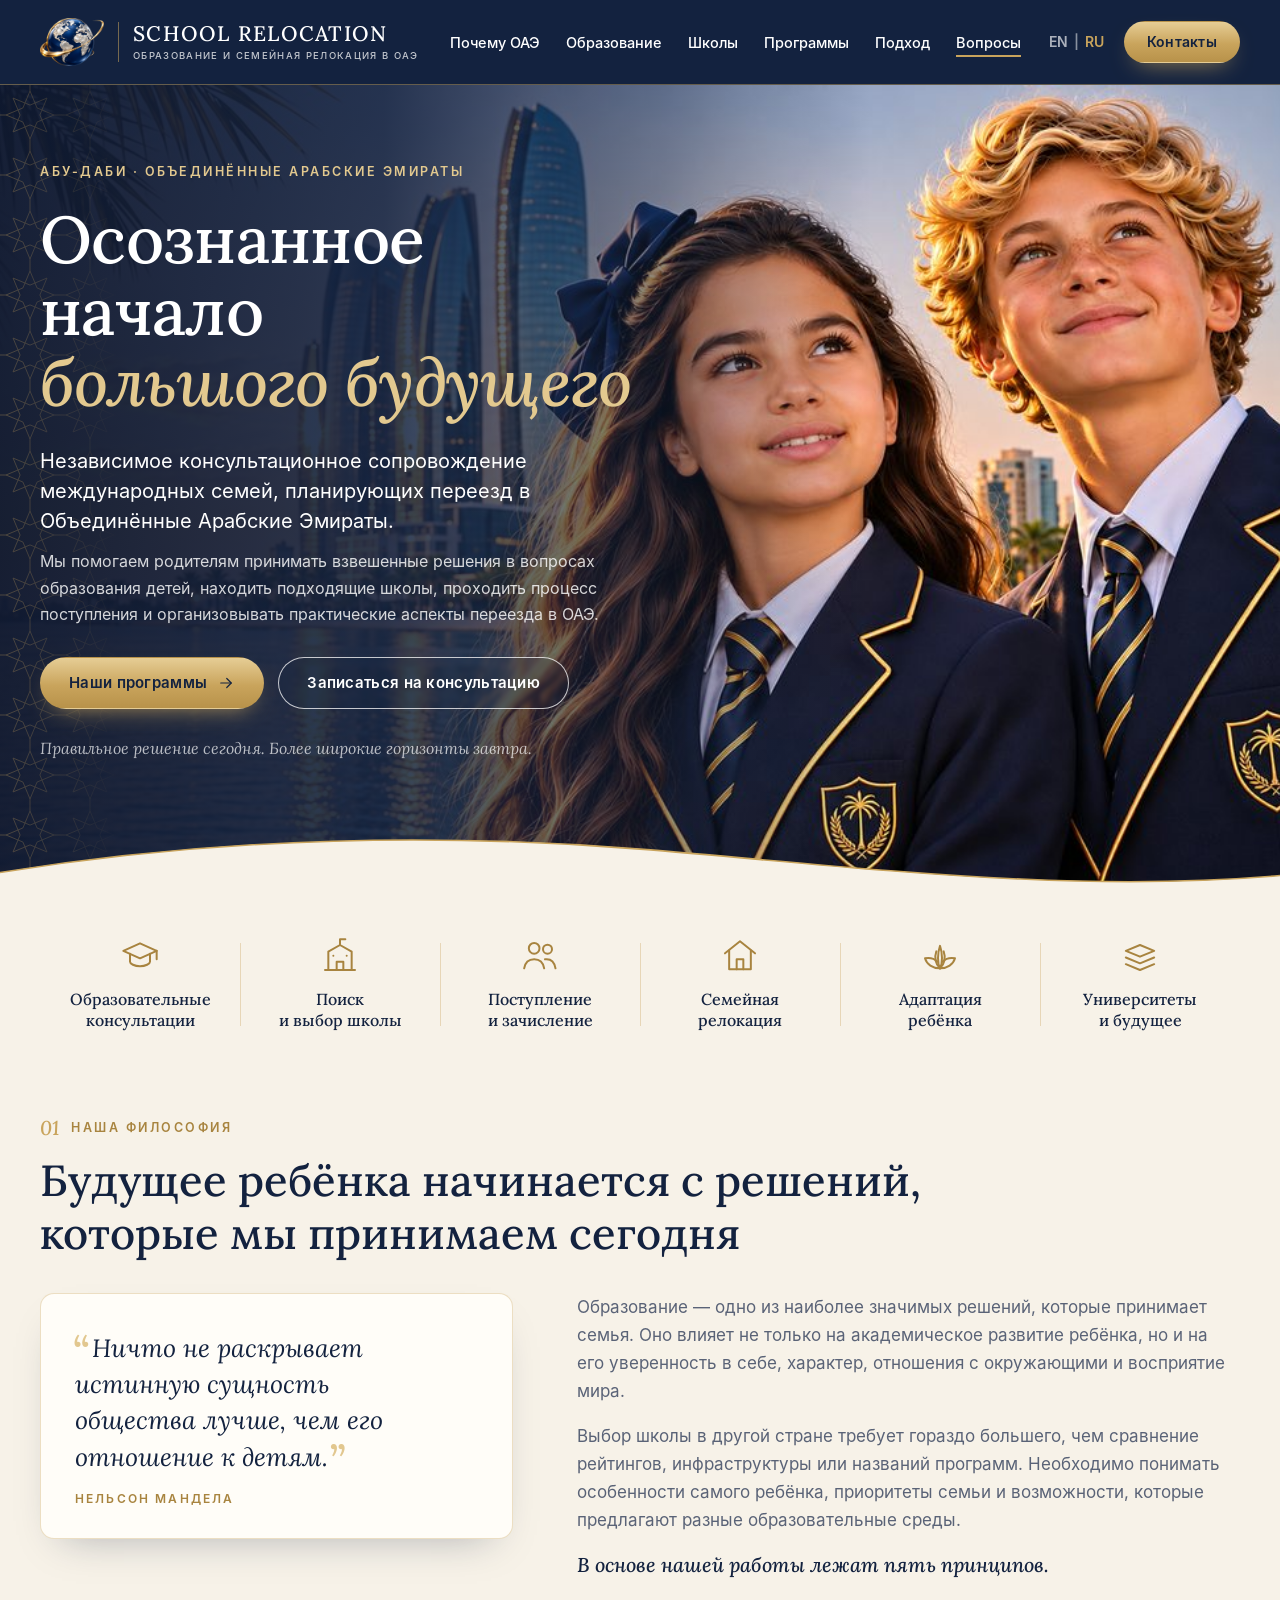
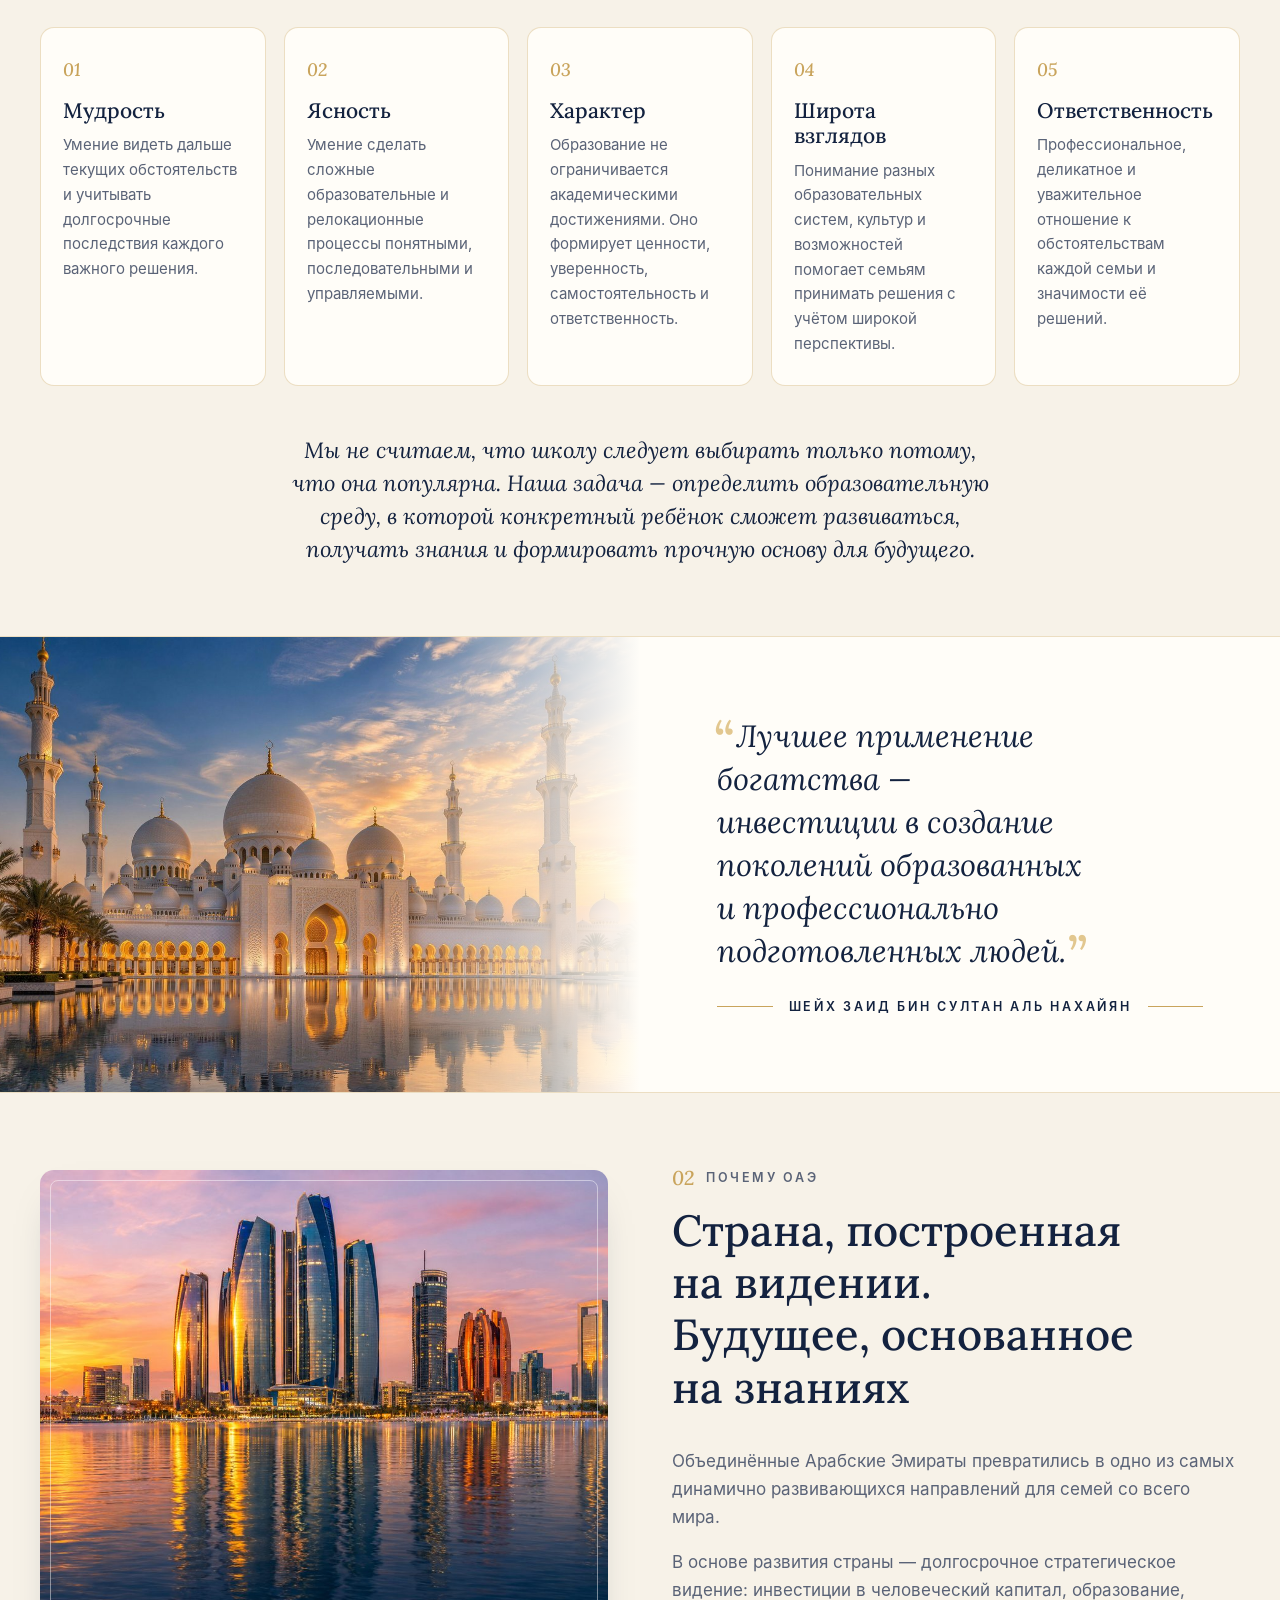
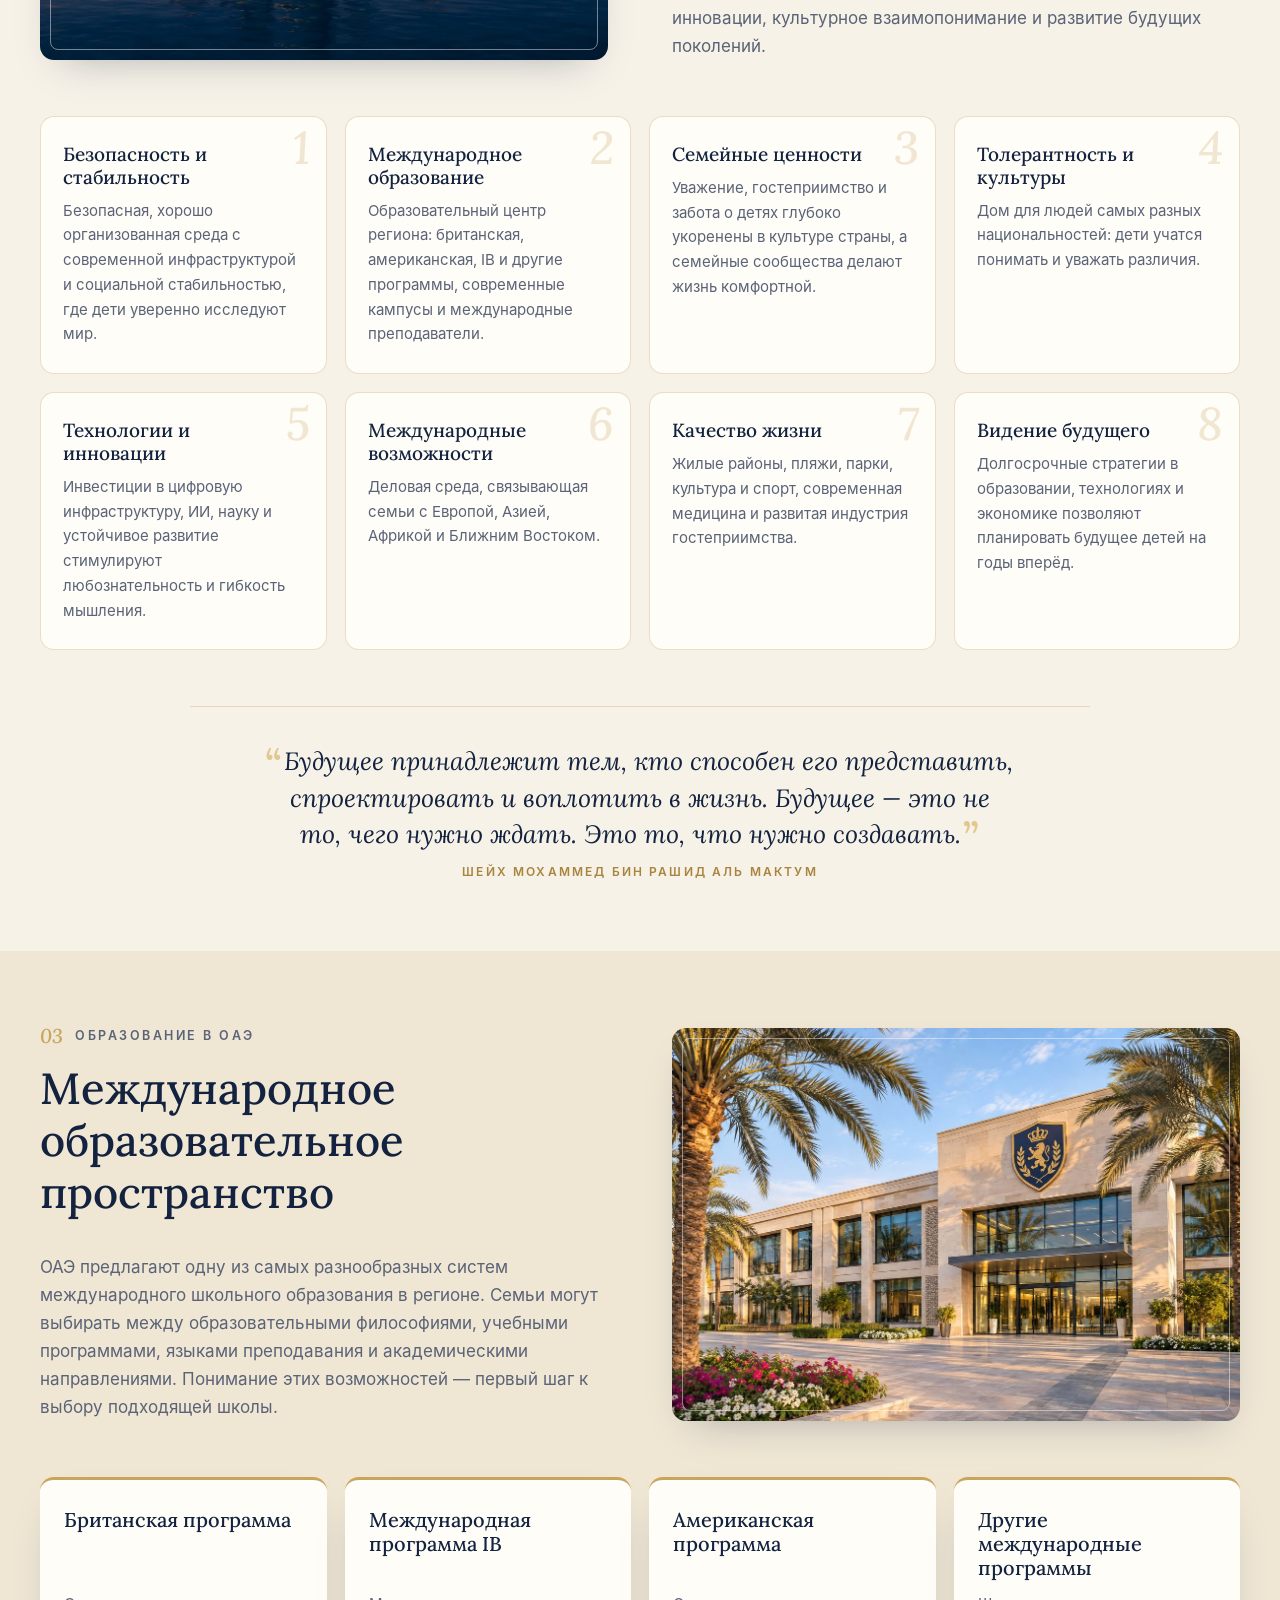
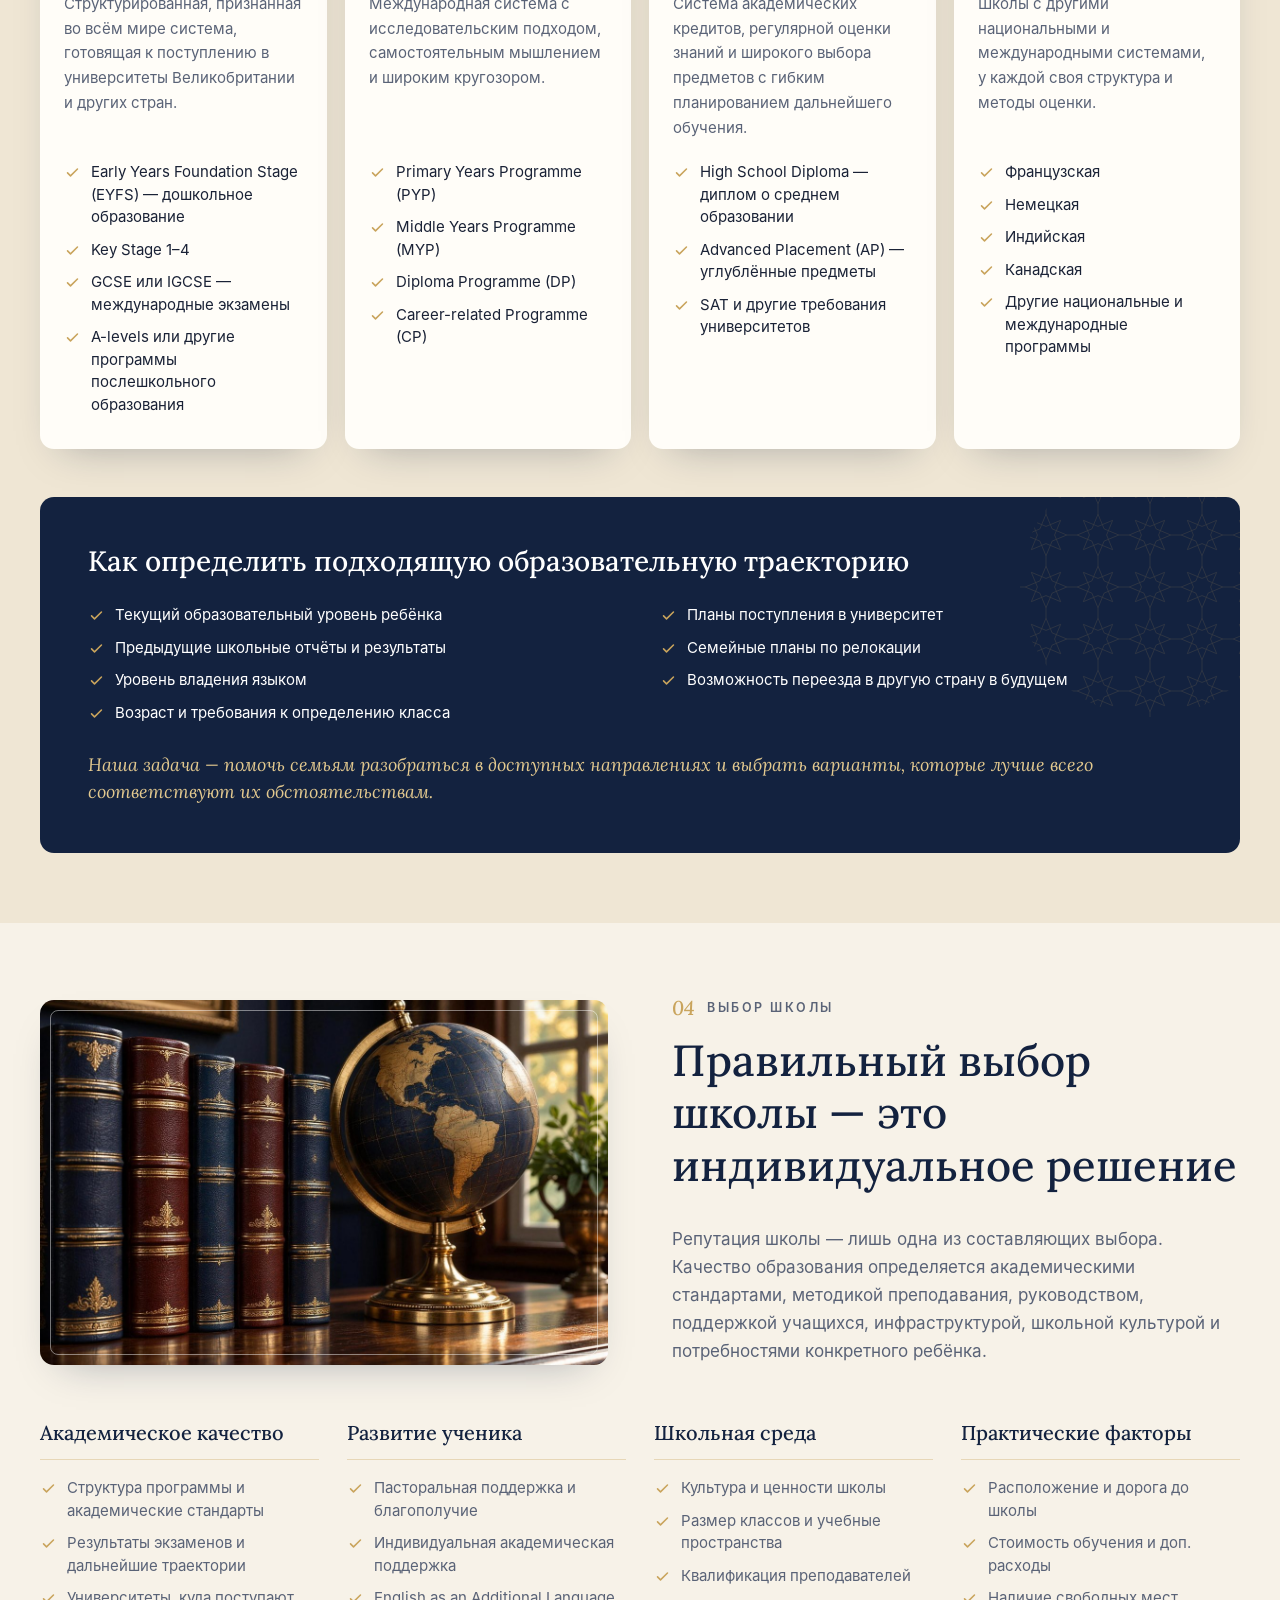
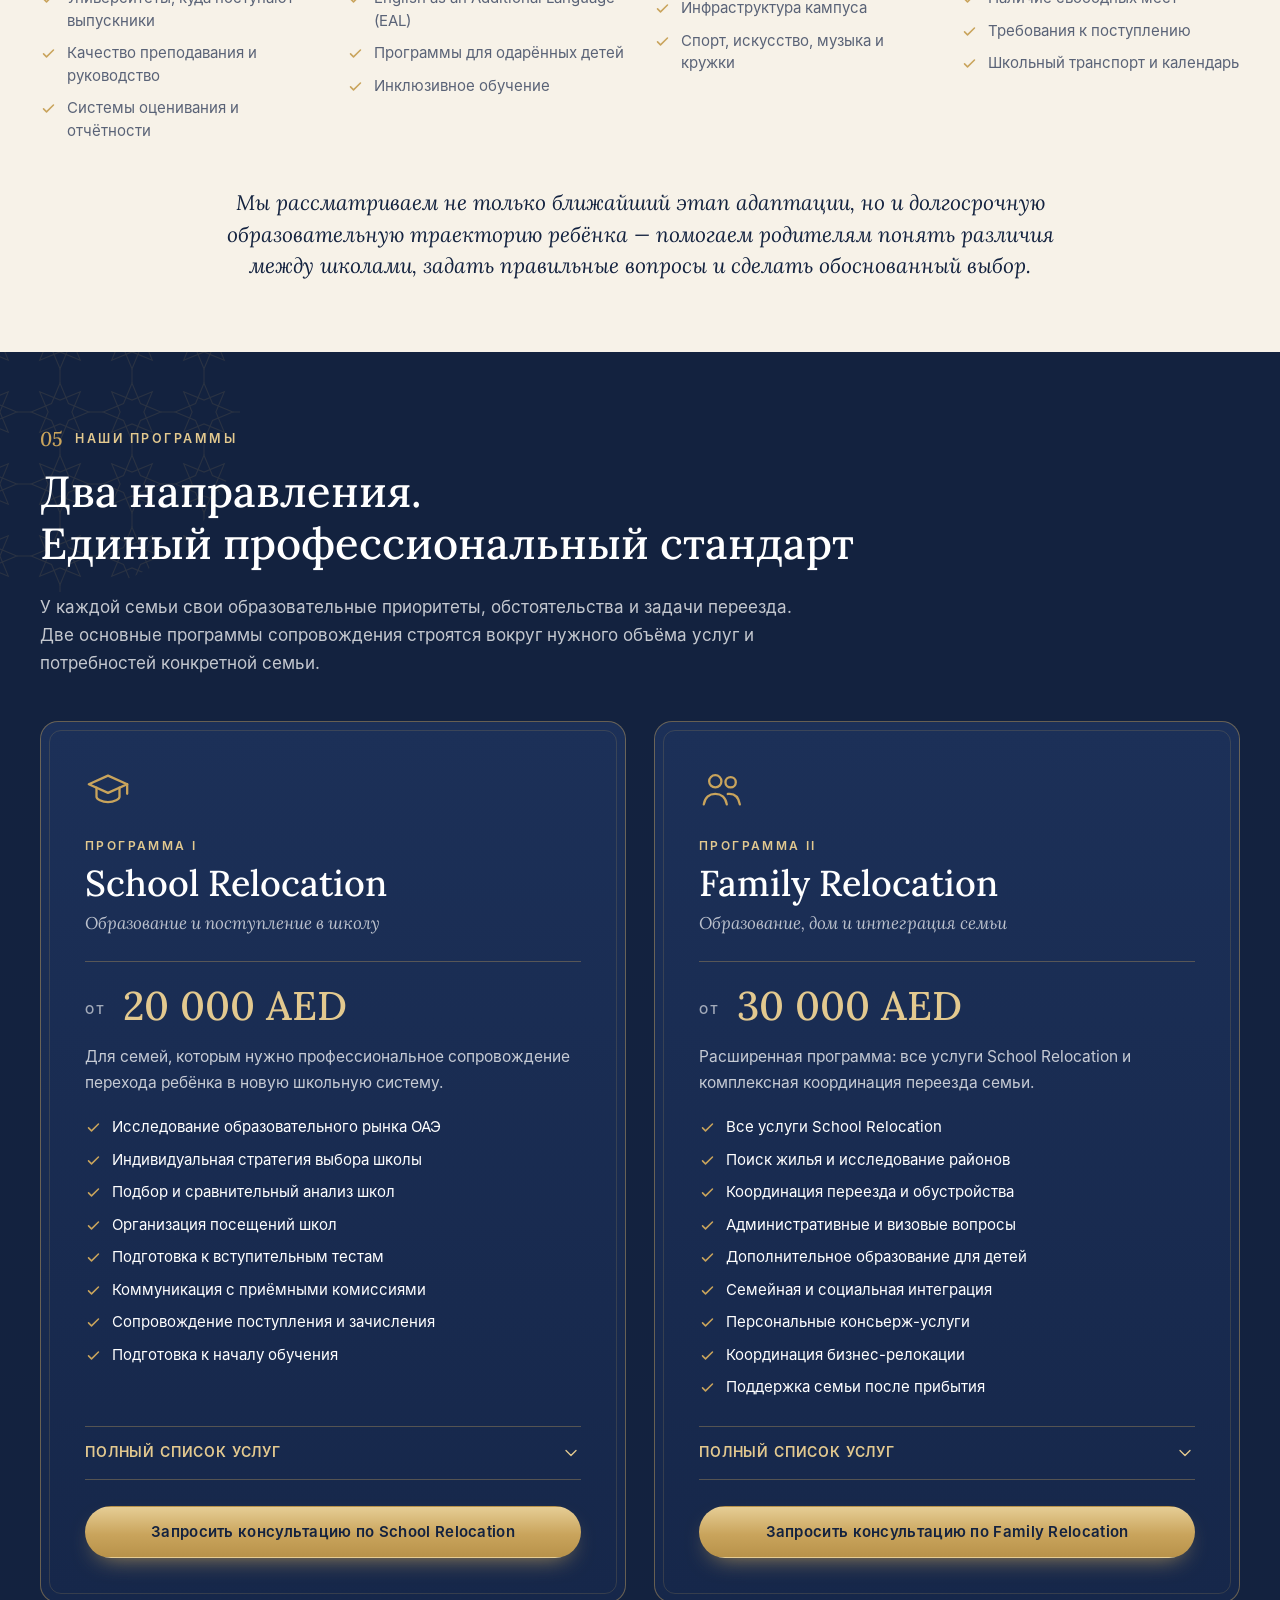
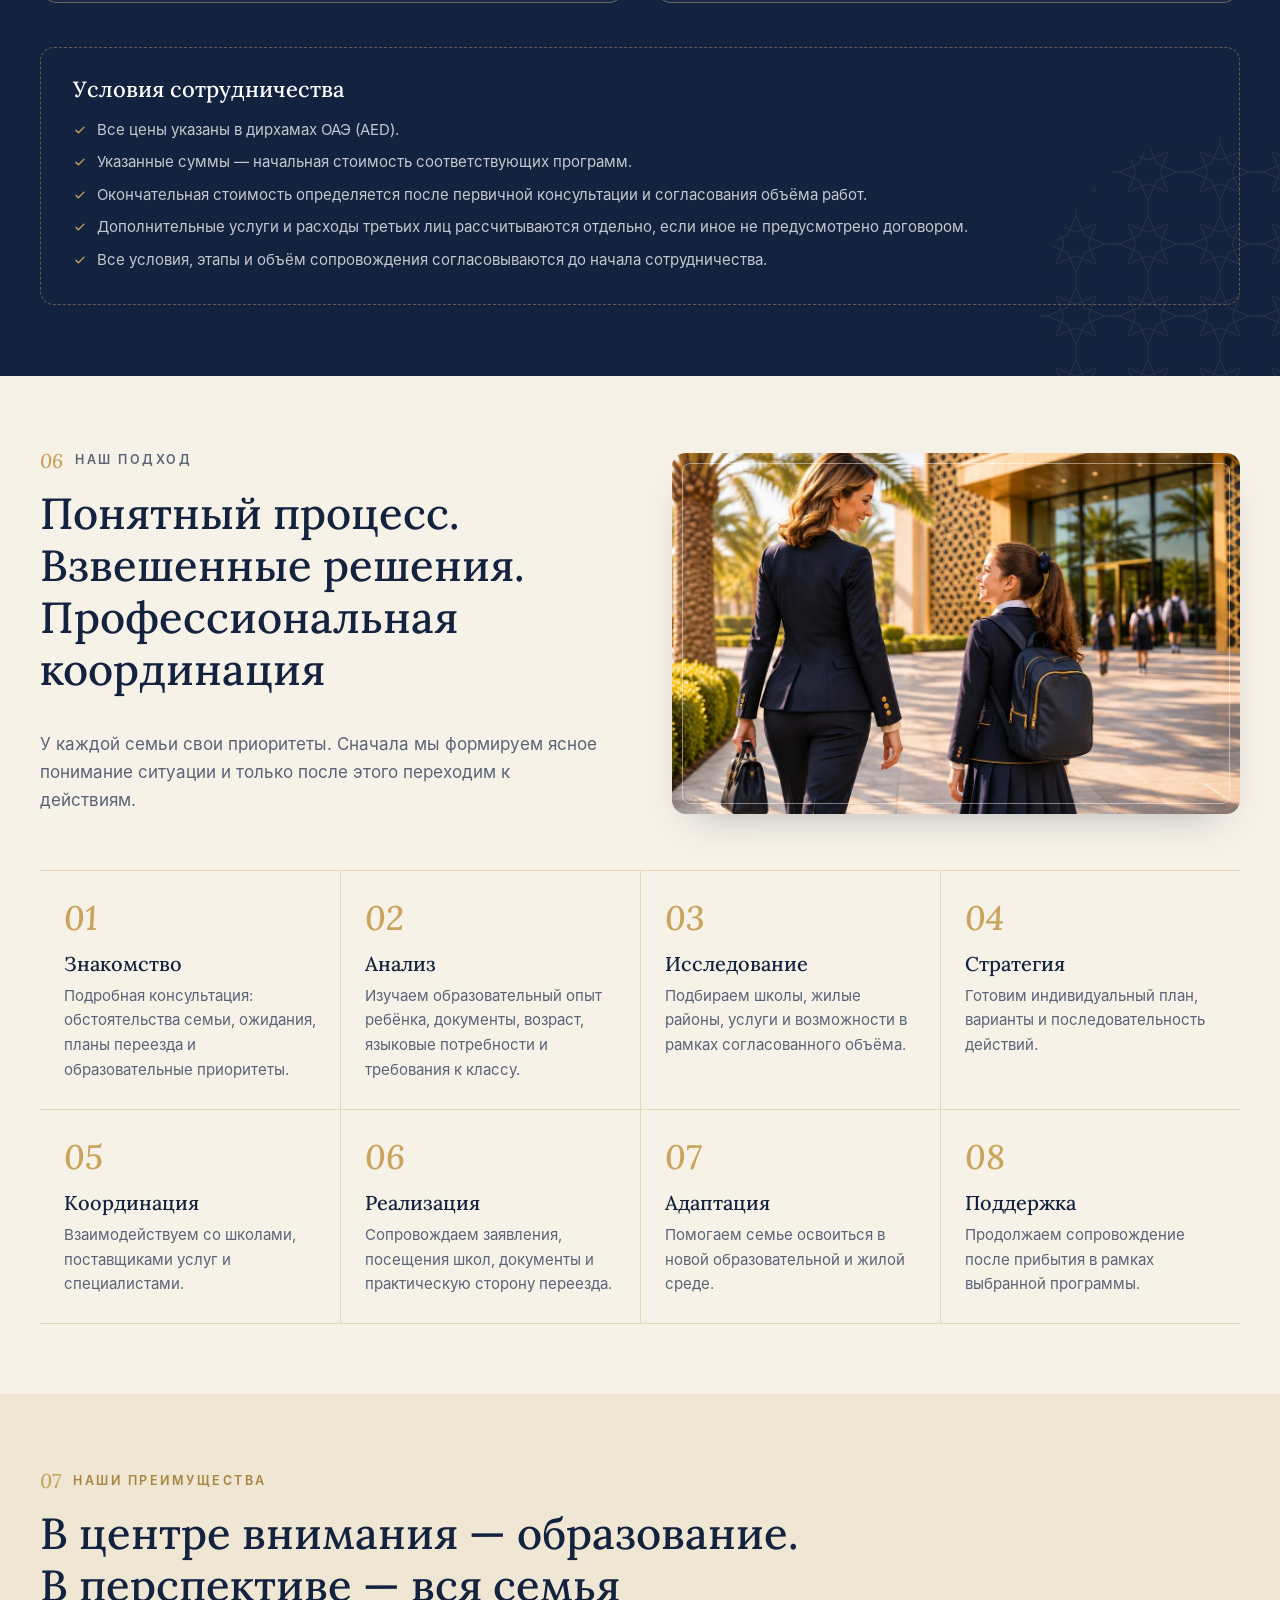
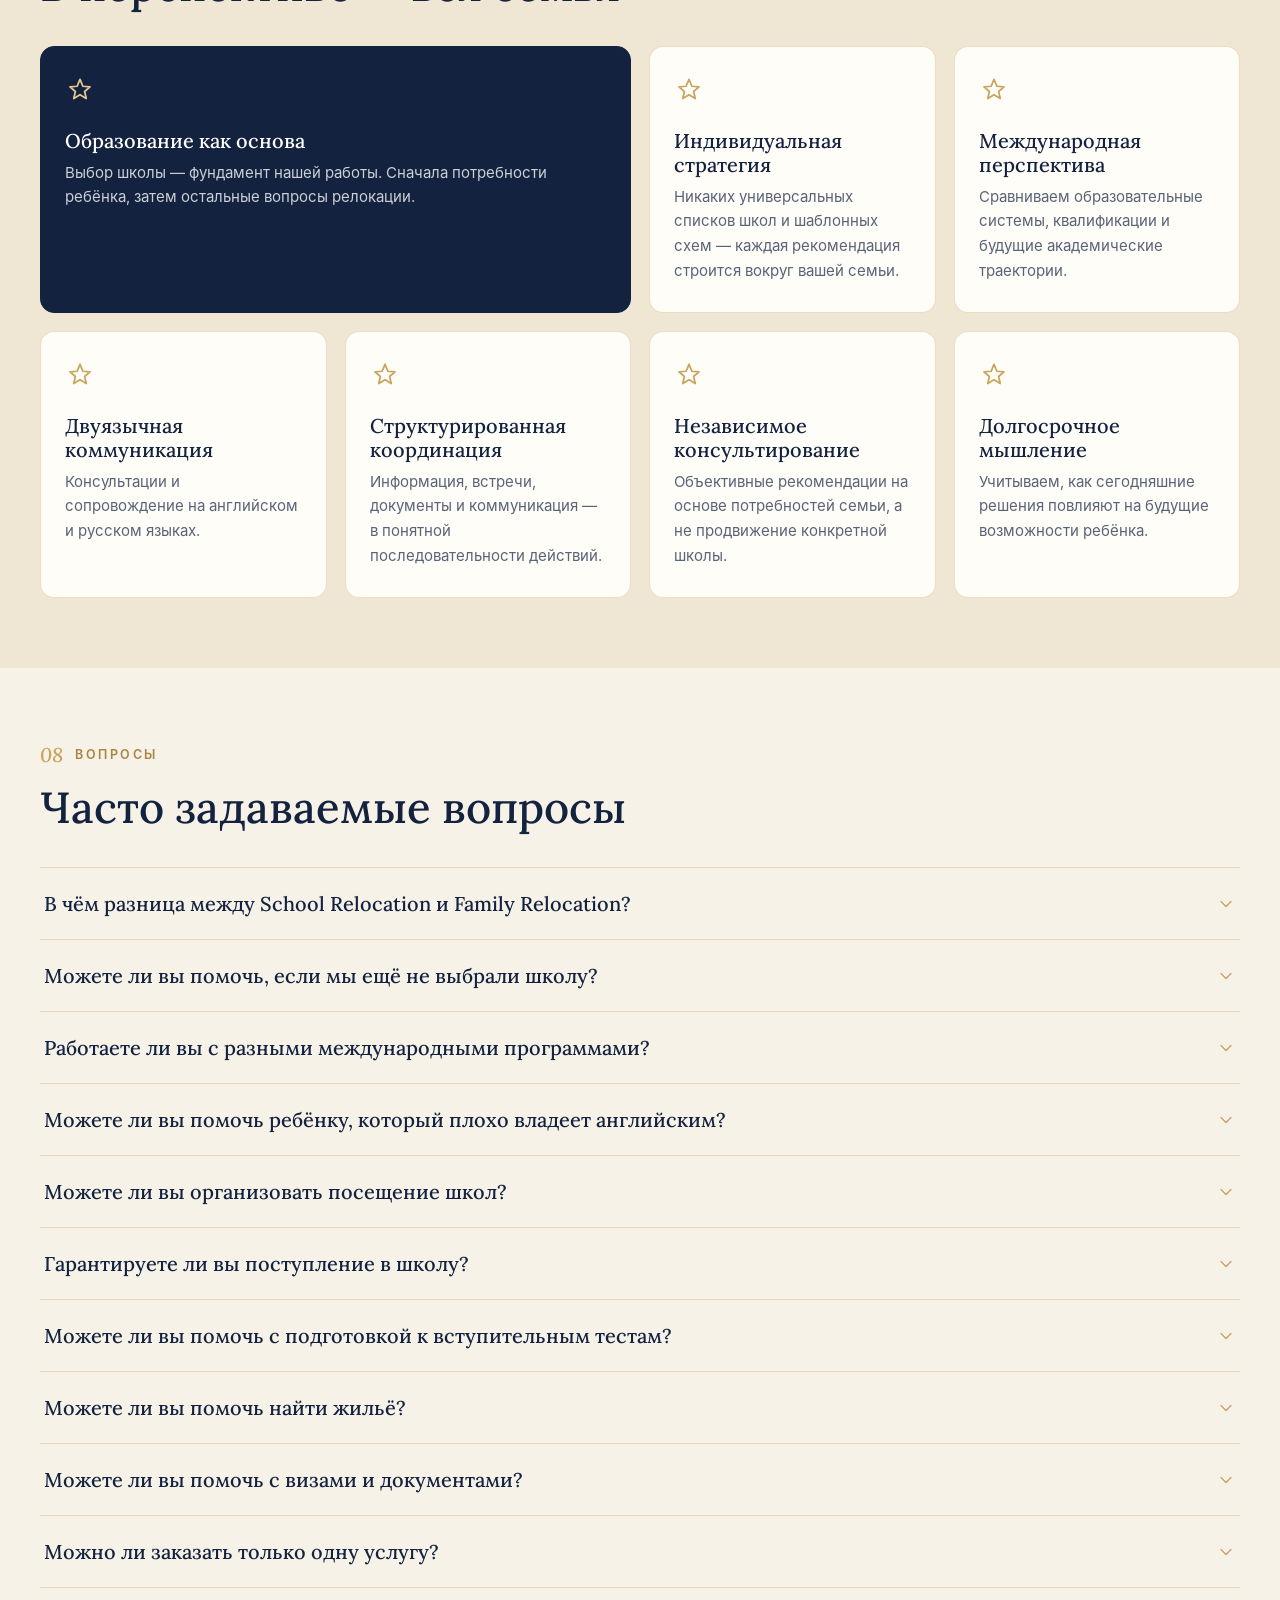
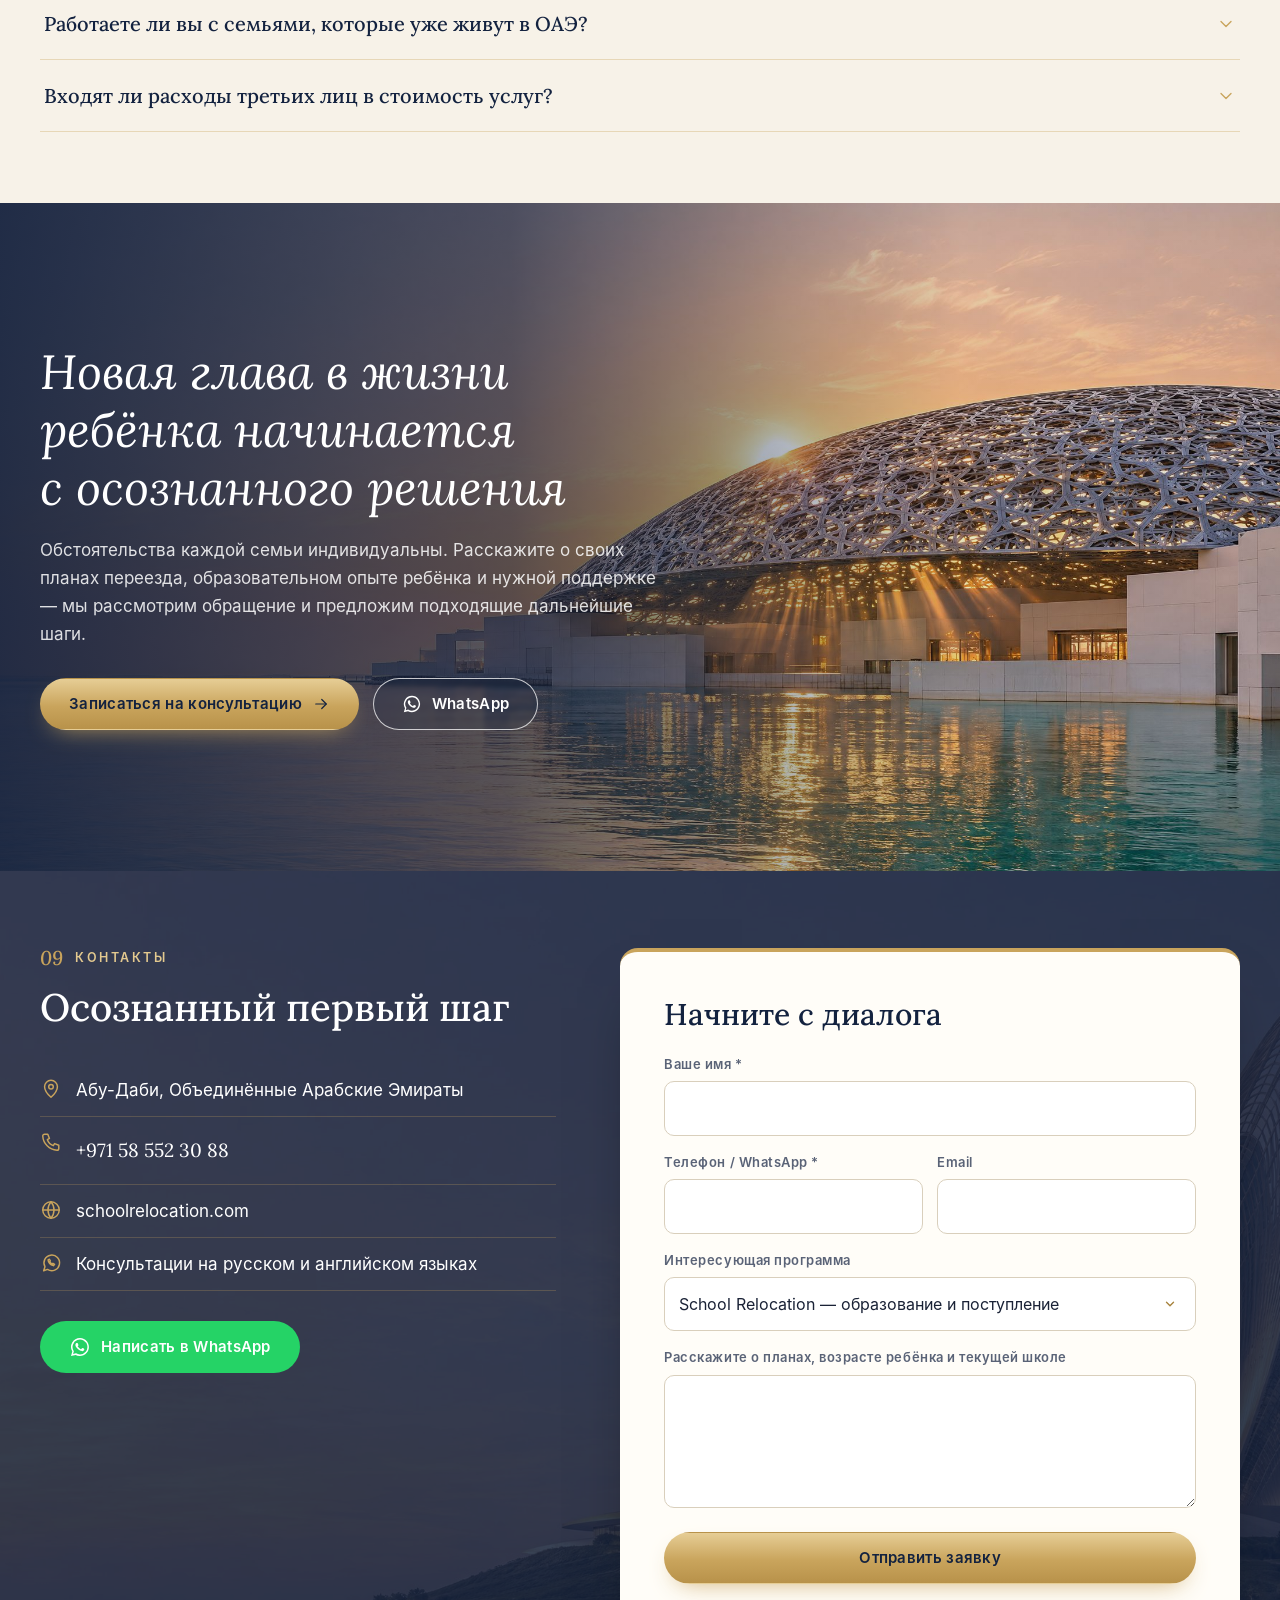
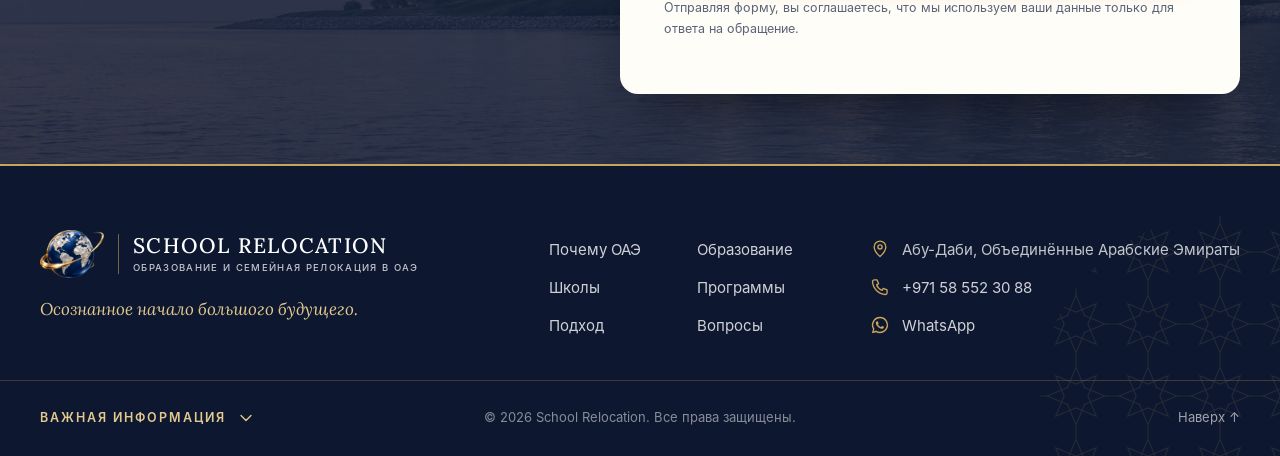
<file: ru/index.html>
<!doctype html>
<html lang="ru" translate="no" class="notranslate">
<head>
<meta charset="utf-8">
<meta name="viewport" content="width=device-width, initial-scale=1">
<meta name="google" content="notranslate">
<meta name="robots" content="noindex, nofollow">
<title>School Relocation — образование и семейная релокация в ОАЭ</title>
<meta name="description" content="Независимые консультации по вопросам образования и семейной релокации в ОАЭ: выбор школы, поступление и сопровождение переезда в Абу-Даби.">
<link rel="canonical" href="https://schoolrelocation.com/ru/">
<link rel="alternate" hreflang="en" href="https://schoolrelocation.com/">
<link rel="alternate" hreflang="ru" href="https://schoolrelocation.com/ru/">
<link rel="alternate" hreflang="x-default" href="https://schoolrelocation.com/">
<meta property="og:type" content="website">
<meta property="og:title" content="School Relocation — образование и семейная релокация в ОАЭ">
<meta property="og:description" content="Независимые консультации по вопросам образования и семейной релокации в ОАЭ: выбор школы, поступление и сопровождение переезда в Абу-Даби.">
<meta property="og:image" content="https://schoolrelocation.com/assets/img/hero.jpg">
<meta property="og:url" content="https://schoolrelocation.com/ru/">
<meta name="theme-color" content="#13223F">
<link rel="icon" href="../favicon.ico" sizes="any">
<link rel="icon" type="image/png" href="../assets/img/favicon.png">
<link rel="apple-touch-icon" href="../assets/img/apple-touch-icon.png">
<link rel="preload" href="../assets/fonts/lora.woff" as="font" type="font/woff" crossorigin>
<link rel="preload" href="../assets/img/hero.jpg" as="image" media="(min-width: 761px)">
<link rel="stylesheet" href="../css/style.css?v=1">
</head>
<body>
<a class="skip" href="#main">Перейти к содержимому</a>
<header class="hdr" id="top">
 <div class="hdr__in wrap">
  <a class="brand" href="#top">
   <img class="brand__logo" src="../assets/img/logo.png" width="64" height="48" alt="">
   <span class="brand__txt"><span class="brand__name" translate="no">School Relocation</span><span class="brand__sub">Образование и семейная релокация в ОАЭ</span></span>
  </a>
  <nav class="nav" id="nav" aria-label="Главное меню">
   <ul class="nav__list">
<li><a href="#why-uae">Почему ОАЭ</a></li>
<li><a href="#education">Образование</a></li>
<li><a href="#schools">Школы</a></li>
<li><a href="#programmes">Программы</a></li>
<li><a href="#approach">Подход</a></li>
<li><a href="#faq">Вопросы</a></li>
</ul>
   <div class="nav__side">
    <div class="lang" aria-label="Language"><a href="../index.html"  hreflang="en" lang="en">EN</a><span aria-hidden="true">|</span><a href="index.html" aria-current="true" hreflang="ru" lang="ru">RU</a></div>
    <a class="btn btn--gold btn--sm" href="#contact">Контакты</a>
   </div>
  </nav>
  <button class="burger" type="button" aria-controls="nav" aria-expanded="false" aria-label="Меню"><span></span><span></span><span></span></button>
 </div>
</header>

<main id="main">
<section class="hero">
 <picture class="hero__bg">
  <source media="(max-width: 760px)" srcset="../assets/img/hero-m.jpg">
  <img src="../assets/img/hero.jpg" width="1672" height="941" alt="" fetchpriority="high">
 </picture>
 <span class="hero__pattern" aria-hidden="true"></span>
 <div class="hero__in wrap">
  <p class="hero__kicker">Абу-Даби · Объединённые Арабские Эмираты</p>
  <h1 class="hero__title">Осознанное начало <em>большого будущего</em></h1>
  <p class="hero__lead">Независимое консультационное сопровождение международных семей, планирующих переезд в Объединённые Арабские Эмираты.</p>
  <p class="hero__text">Мы помогаем родителям принимать взвешенные решения в вопросах образования детей, находить подходящие школы, проходить процесс поступления и организовывать практические аспекты переезда в ОАЭ.</p>
  <div class="hero__btns">
   <a class="btn btn--gold" href="#programmes">Наши программы <svg viewBox="0 0 24 24" aria-hidden="true" class="ico"><path d="M5 12h14"/><path d="m13 6 6 6-6 6"/></svg></a>
   <a class="btn btn--line" href="#contact">Записаться на консультацию</a>
  </div>
  <p class="hero__tag">Правильное решение сегодня. Более широкие горизонты завтра.</p>
 </div>
 <svg class="hero__wave" viewBox="0 0 1440 90" preserveAspectRatio="none" aria-hidden="true"><path d="M0 52C240 8 480 0 720 22s480 58 720 34V90H0Z" fill="#F7F2E8"/><path d="M0 52C240 8 480 0 720 22s480 58 720 34" fill="none" stroke="#C9A45C" stroke-width="2"/></svg>
</section>

<section class="strip" aria-label="Services">
 <ul class="strip__list wrap">
<li class="strip__item"><a class="strip__link" href="#education"><svg viewBox="0 0 24 24" aria-hidden="true" class="ico ico--lg"><path d="M2 9.5 12 5l10 4.5-10 4.5L2 9.5Z"/><path d="M6 11.3V16c0 1.2 2.7 2.8 6 2.8s6-1.6 6-2.8v-4.7"/><path d="M22 9.5v5"/></svg><span>Образовательные<br>консультации</span></a></li>
<li class="strip__item"><a class="strip__link" href="#schools"><svg viewBox="0 0 24 24" aria-hidden="true" class="ico ico--lg"><path d="M3 21h18"/><path d="M5 21V10l7-4 7 4v11"/><path d="M10 21v-5h4v5"/><path d="M12 6V2.5h3.2"/><path d="M8 12.5h.01M16 12.5h.01"/></svg><span>Поиск<br>и выбор школы</span></a></li>
<li class="strip__item"><a class="strip__link" href="#prog-school"><svg viewBox="0 0 24 24" aria-hidden="true" class="ico ico--lg"><circle cx="8.5" cy="8" r="3.2"/><circle cx="16.5" cy="8.5" r="2.7"/><path d="M2.5 20c.6-3.6 3-5.5 6-5.5s5.4 1.9 6 5.5"/><path d="M15 14.6c3.2-.4 5.6 1.4 6.3 5.4"/></svg><span>Поступление<br>и зачисление</span></a></li>
<li class="strip__item"><a class="strip__link" href="#prog-family"><svg viewBox="0 0 24 24" aria-hidden="true" class="ico ico--lg"><path d="M3 11 12 3.8 21 11"/><path d="M5.5 9.3V20.5h13V9.3"/><path d="M10 20.5v-6h4v6"/></svg><span>Семейная<br>релокация</span></a></li>
<li class="strip__item"><a class="strip__link" href="#approach"><svg viewBox="0 0 24 24" aria-hidden="true" class="ico ico--lg"><path d="M12 20c-4.4 0-8-2.4-9-6 2.7-.6 5.6.2 7.6 2"/><path d="M12 20c4.4 0 8-2.4 9-6-2.7-.6-5.6.2-7.6 2"/><path d="M12 20c-2.6-2.4-3.6-6.4-2.2-10.2"/><path d="M12 20c2.6-2.4 3.6-6.4 2.2-10.2"/><path d="M12 20c-1.6-3.2-1.6-9 0-13.5 1.6 4.5 1.6 10.3 0 13.5Z"/></svg><span>Адаптация<br>ребёнка</span></a></li>
<li class="strip__item"><a class="strip__link" href="#education"><svg viewBox="0 0 24 24" aria-hidden="true" class="ico ico--lg"><path d="M3.5 17.5 12 21l8.5-3.5"/><path d="M3.5 13.5 12 17l8.5-3.5"/><path d="M12 13 3.5 9.5 12 6l8.5 3.5L12 13Z"/></svg><span>Университеты<br>и будущее</span></a></li>
</ul>
</section>

<section class="sec phil" id="philosophy">
 <div class="wrap">
  <div class="sh"><p class="sh__label"><span class="sh__num">01</span>Наша философия</p><h2 class="sh__title">Будущее ребёнка начинается с решений, которые мы принимаем сегодня</h2></div>
  <div class="phil__grid">
   <blockquote class="quote quote--card"><p><span class="qm">“</span>Ничто не раскрывает истинную сущность общества лучше, чем его отношение к детям.<span class="qm">”</span></p><footer>Нельсон Мандела</footer></blockquote>
   <div class="phil__text">
<p>Образование — одно из наиболее значимых решений, которые принимает семья. Оно влияет не только на академическое развитие ребёнка, но и на его уверенность в себе, характер, отношения с окружающими и восприятие мира.</p>
<p>Выбор школы в другой стране требует гораздо большего, чем сравнение рейтингов, инфраструктуры или названий программ. Необходимо понимать особенности самого ребёнка, приоритеты семьи и возможности, которые предлагают разные образовательные среды.</p>
<p class="phil__intro">В основе нашей работы лежат пять принципов.</p></div>
  </div>
  <ol class="principles">
<li class="principle"><span class="principle__n">01</span><h3>Мудрость</h3><p>Умение видеть дальше текущих обстоятельств и учитывать долгосрочные последствия каждого важного решения.</p></li>
<li class="principle"><span class="principle__n">02</span><h3>Ясность</h3><p>Умение сделать сложные образовательные и релокационные процессы понятными, последовательными и управляемыми.</p></li>
<li class="principle"><span class="principle__n">03</span><h3>Характер</h3><p>Образование не ограничивается академическими достижениями. Оно формирует ценности, уверенность, самостоятельность и ответственность.</p></li>
<li class="principle"><span class="principle__n">04</span><h3>Широта взглядов</h3><p>Понимание разных образовательных систем, культур и возможностей помогает семьям принимать решения с учётом широкой перспективы.</p></li>
<li class="principle"><span class="principle__n">05</span><h3>Ответственность</h3><p>Профессиональное, деликатное и уважительное отношение к обстоятельствам каждой семьи и значимости её решений.</p></li>
</ol>
  <p class="phil__close">Мы не считаем, что школу следует выбирать только потому, что она популярна. Наша задача — определить образовательную среду, в которой конкретный ребёнок сможет развиваться, получать знания и формировать прочную основу для будущего.</p>
 </div>
</section>

<section class="band">
 <div class="band__img"><img src="../assets/img/mosque.jpg" width="1600" height="896" alt="Мечеть шейха Зайда в Абу-Даби" loading="lazy"></div>
 <blockquote class="band__quote"><p><span class="qm">“</span>Лучшее применение богатства — инвестиции в создание поколений образованных и профессионально подготовленных людей.<span class="qm">”</span></p><footer><span aria-hidden="true"></span>Шейх Заид бин Султан Аль Нахайян<span aria-hidden="true"></span></footer></blockquote>
</section>

<section class="sec uae" id="why-uae">
 <div class="wrap">
  <div class="split">
   <div class="split__media"><img src="../assets/img/skyline.jpg" width="1200" height="797" alt="Абу-Даби на закате" loading="lazy"></div>
   <div class="split__body">
    <div class="sh"><p class="sh__label"><span class="sh__num">02</span>Почему ОАЭ</p><h2 class="sh__title"><span class="ln">Страна, построенная на видении.</span><span class="ln">Будущее, основанное на знаниях</span></h2></div>
<p>Объединённые Арабские Эмираты превратились в одно из самых динамично развивающихся направлений для семей со всего мира.</p>
<p>В основе развития страны — долгосрочное стратегическое видение: инвестиции в человеческий капитал, образование, инновации, культурное взаимопонимание и развитие будущих поколений.</p>
</div>
  </div>
  <ol class="points">
<li class="point"><span class="point__n">1</span><h3>Безопасность и стабильность</h3><p>Безопасная, хорошо организованная среда с современной инфраструктурой и социальной стабильностью, где дети уверенно исследуют мир.</p></li>
<li class="point"><span class="point__n">2</span><h3>Международное образование</h3><p>Образовательный центр региона: британская, американская, IB и другие программы, современные кампусы и международные преподаватели.</p></li>
<li class="point"><span class="point__n">3</span><h3>Семейные ценности</h3><p>Уважение, гостеприимство и забота о детях глубоко укоренены в культуре страны, а семейные сообщества делают жизнь комфортной.</p></li>
<li class="point"><span class="point__n">4</span><h3>Толерантность и культуры</h3><p>Дом для людей самых разных национальностей: дети учатся понимать и уважать различия.</p></li>
<li class="point"><span class="point__n">5</span><h3>Технологии и инновации</h3><p>Инвестиции в цифровую инфраструктуру, ИИ, науку и устойчивое развитие стимулируют любознательность и гибкость мышления.</p></li>
<li class="point"><span class="point__n">6</span><h3>Международные возможности</h3><p>Деловая среда, связывающая семьи с Европой, Азией, Африкой и Ближним Востоком.</p></li>
<li class="point"><span class="point__n">7</span><h3>Качество жизни</h3><p>Жилые районы, пляжи, парки, культура и спорт, современная медицина и развитая индустрия гостеприимства.</p></li>
<li class="point"><span class="point__n">8</span><h3>Видение будущего</h3><p>Долгосрочные стратегии в образовании, технологиях и экономике позволяют планировать будущее детей на годы вперёд.</p></li>
</ol>
  <blockquote class="quote quote--wide"><p><span class="qm">“</span>Будущее принадлежит тем, кто способен его представить, спроектировать и воплотить в жизнь. Будущее — это не то, чего нужно ждать. Это то, что нужно создавать.<span class="qm">”</span></p><footer>Шейх Мохаммед бин Рашид Аль Мактум</footer></blockquote>
 </div>
</section>

<section class="sec sec--tint edu" id="education">
 <div class="wrap">
  <div class="split split--rev">
   <div class="split__media"><img src="../assets/img/campus.jpg" width="1200" height="797" alt="Международная школа в ОАЭ" loading="lazy"></div>
   <div class="split__body">
    <div class="sh"><p class="sh__label"><span class="sh__num">03</span>Образование в ОАЭ</p><h2 class="sh__title">Международное образовательное пространство</h2></div>
    <p>ОАЭ предлагают одну из самых разнообразных систем международного школьного образования в регионе. Семьи могут выбирать между образовательными философиями, учебными программами, языками преподавания и академическими направлениями. Понимание этих возможностей — первый шаг к выбору подходящей школы.</p>
   </div>
  </div>
  <div class="cards4">
<article class="card"><h3>Британская программа</h3><p>Структурированная, признанная во всём мире система, готовящая к поступлению в университеты Великобритании и других стран.</p><ul class="ticks"><li><svg viewBox="0 0 24 24" aria-hidden="true" class="ico ico--tick"><path d="m5 12.5 4.2 4.2L19 7"/></svg><span>Early Years Foundation Stage (EYFS) — дошкольное образование</span></li><li><svg viewBox="0 0 24 24" aria-hidden="true" class="ico ico--tick"><path d="m5 12.5 4.2 4.2L19 7"/></svg><span>Key Stage 1–4</span></li><li><svg viewBox="0 0 24 24" aria-hidden="true" class="ico ico--tick"><path d="m5 12.5 4.2 4.2L19 7"/></svg><span>GCSE или IGCSE — международные экзамены</span></li><li><svg viewBox="0 0 24 24" aria-hidden="true" class="ico ico--tick"><path d="m5 12.5 4.2 4.2L19 7"/></svg><span>A-levels или другие программы послешкольного образования</span></li></ul></article>
<article class="card"><h3>Международная программа IB</h3><p>Международная система с исследовательским подходом, самостоятельным мышлением и широким кругозором.</p><ul class="ticks"><li><svg viewBox="0 0 24 24" aria-hidden="true" class="ico ico--tick"><path d="m5 12.5 4.2 4.2L19 7"/></svg><span>Primary Years Programme (PYP)</span></li><li><svg viewBox="0 0 24 24" aria-hidden="true" class="ico ico--tick"><path d="m5 12.5 4.2 4.2L19 7"/></svg><span>Middle Years Programme (MYP)</span></li><li><svg viewBox="0 0 24 24" aria-hidden="true" class="ico ico--tick"><path d="m5 12.5 4.2 4.2L19 7"/></svg><span>Diploma Programme (DP)</span></li><li><svg viewBox="0 0 24 24" aria-hidden="true" class="ico ico--tick"><path d="m5 12.5 4.2 4.2L19 7"/></svg><span>Career-related Programme (CP)</span></li></ul></article>
<article class="card"><h3>Американская программа</h3><p>Система академических кредитов, регулярной оценки знаний и широкого выбора предметов с гибким планированием дальнейшего обучения.</p><ul class="ticks"><li><svg viewBox="0 0 24 24" aria-hidden="true" class="ico ico--tick"><path d="m5 12.5 4.2 4.2L19 7"/></svg><span>High School Diploma — диплом о среднем образовании</span></li><li><svg viewBox="0 0 24 24" aria-hidden="true" class="ico ico--tick"><path d="m5 12.5 4.2 4.2L19 7"/></svg><span>Advanced Placement (AP) — углублённые предметы</span></li><li><svg viewBox="0 0 24 24" aria-hidden="true" class="ico ico--tick"><path d="m5 12.5 4.2 4.2L19 7"/></svg><span>SAT и другие требования университетов</span></li></ul></article>
<article class="card"><h3>Другие международные программы</h3><p>Школы с другими национальными и международными системами, у каждой своя структура и методы оценки.</p><ul class="ticks"><li><svg viewBox="0 0 24 24" aria-hidden="true" class="ico ico--tick"><path d="m5 12.5 4.2 4.2L19 7"/></svg><span>Французская</span></li><li><svg viewBox="0 0 24 24" aria-hidden="true" class="ico ico--tick"><path d="m5 12.5 4.2 4.2L19 7"/></svg><span>Немецкая</span></li><li><svg viewBox="0 0 24 24" aria-hidden="true" class="ico ico--tick"><path d="m5 12.5 4.2 4.2L19 7"/></svg><span>Индийская</span></li><li><svg viewBox="0 0 24 24" aria-hidden="true" class="ico ico--tick"><path d="m5 12.5 4.2 4.2L19 7"/></svg><span>Канадская</span></li><li><svg viewBox="0 0 24 24" aria-hidden="true" class="ico ico--tick"><path d="m5 12.5 4.2 4.2L19 7"/></svg><span>Другие национальные и международные программы</span></li></ul></article>
</div>
  <div class="how">
   <h3 class="how__title">Как определить подходящую образовательную траекторию</h3>
   <ul class="ticks ticks--cols"><li><svg viewBox="0 0 24 24" aria-hidden="true" class="ico ico--tick"><path d="m5 12.5 4.2 4.2L19 7"/></svg><span>Текущий образовательный уровень ребёнка</span></li><li><svg viewBox="0 0 24 24" aria-hidden="true" class="ico ico--tick"><path d="m5 12.5 4.2 4.2L19 7"/></svg><span>Предыдущие школьные отчёты и результаты</span></li><li><svg viewBox="0 0 24 24" aria-hidden="true" class="ico ico--tick"><path d="m5 12.5 4.2 4.2L19 7"/></svg><span>Уровень владения языком</span></li><li><svg viewBox="0 0 24 24" aria-hidden="true" class="ico ico--tick"><path d="m5 12.5 4.2 4.2L19 7"/></svg><span>Возраст и требования к определению класса</span></li><li><svg viewBox="0 0 24 24" aria-hidden="true" class="ico ico--tick"><path d="m5 12.5 4.2 4.2L19 7"/></svg><span>Планы поступления в университет</span></li><li><svg viewBox="0 0 24 24" aria-hidden="true" class="ico ico--tick"><path d="m5 12.5 4.2 4.2L19 7"/></svg><span>Семейные планы по релокации</span></li><li><svg viewBox="0 0 24 24" aria-hidden="true" class="ico ico--tick"><path d="m5 12.5 4.2 4.2L19 7"/></svg><span>Возможность переезда в другую страну в будущем</span></li></ul>
   <p class="how__note">Наша задача — помочь семьям разобраться в доступных направлениях и выбрать варианты, которые лучше всего соответствуют их обстоятельствам.</p>
  </div>
 </div>
</section>

<section class="sec sch" id="schools">
 <div class="wrap">
  <div class="split">
   <div class="split__media"><img src="../assets/img/books.jpg" width="1200" height="810" alt="Книги и глобус" loading="lazy"></div>
   <div class="split__body">
    <div class="sh"><p class="sh__label"><span class="sh__num">04</span>Выбор школы</p><h2 class="sh__title">Правильный выбор школы — это индивидуальное решение</h2></div>
    <p>Репутация школы — лишь одна из составляющих выбора. Качество образования определяется академическими стандартами, методикой преподавания, руководством, поддержкой учащихся, инфраструктурой, школьной культурой и потребностями конкретного ребёнка.</p>
   </div>
  </div>
  <div class="cols4">
<div class="col"><h3>Академическое качество</h3><ul class="ticks"><li><svg viewBox="0 0 24 24" aria-hidden="true" class="ico ico--tick"><path d="m5 12.5 4.2 4.2L19 7"/></svg><span>Структура программы и академические стандарты</span></li><li><svg viewBox="0 0 24 24" aria-hidden="true" class="ico ico--tick"><path d="m5 12.5 4.2 4.2L19 7"/></svg><span>Результаты экзаменов и дальнейшие траектории</span></li><li><svg viewBox="0 0 24 24" aria-hidden="true" class="ico ico--tick"><path d="m5 12.5 4.2 4.2L19 7"/></svg><span>Университеты, куда поступают выпускники</span></li><li><svg viewBox="0 0 24 24" aria-hidden="true" class="ico ico--tick"><path d="m5 12.5 4.2 4.2L19 7"/></svg><span>Качество преподавания и руководство</span></li><li><svg viewBox="0 0 24 24" aria-hidden="true" class="ico ico--tick"><path d="m5 12.5 4.2 4.2L19 7"/></svg><span>Системы оценивания и отчётности</span></li></ul></div>
<div class="col"><h3>Развитие ученика</h3><ul class="ticks"><li><svg viewBox="0 0 24 24" aria-hidden="true" class="ico ico--tick"><path d="m5 12.5 4.2 4.2L19 7"/></svg><span>Пасторальная поддержка и благополучие</span></li><li><svg viewBox="0 0 24 24" aria-hidden="true" class="ico ico--tick"><path d="m5 12.5 4.2 4.2L19 7"/></svg><span>Индивидуальная академическая поддержка</span></li><li><svg viewBox="0 0 24 24" aria-hidden="true" class="ico ico--tick"><path d="m5 12.5 4.2 4.2L19 7"/></svg><span>English as an Additional Language (EAL)</span></li><li><svg viewBox="0 0 24 24" aria-hidden="true" class="ico ico--tick"><path d="m5 12.5 4.2 4.2L19 7"/></svg><span>Программы для одарённых детей</span></li><li><svg viewBox="0 0 24 24" aria-hidden="true" class="ico ico--tick"><path d="m5 12.5 4.2 4.2L19 7"/></svg><span>Инклюзивное обучение</span></li></ul></div>
<div class="col"><h3>Школьная среда</h3><ul class="ticks"><li><svg viewBox="0 0 24 24" aria-hidden="true" class="ico ico--tick"><path d="m5 12.5 4.2 4.2L19 7"/></svg><span>Культура и ценности школы</span></li><li><svg viewBox="0 0 24 24" aria-hidden="true" class="ico ico--tick"><path d="m5 12.5 4.2 4.2L19 7"/></svg><span>Размер классов и учебные пространства</span></li><li><svg viewBox="0 0 24 24" aria-hidden="true" class="ico ico--tick"><path d="m5 12.5 4.2 4.2L19 7"/></svg><span>Квалификация преподавателей</span></li><li><svg viewBox="0 0 24 24" aria-hidden="true" class="ico ico--tick"><path d="m5 12.5 4.2 4.2L19 7"/></svg><span>Инфраструктура кампуса</span></li><li><svg viewBox="0 0 24 24" aria-hidden="true" class="ico ico--tick"><path d="m5 12.5 4.2 4.2L19 7"/></svg><span>Спорт, искусство, музыка и кружки</span></li></ul></div>
<div class="col"><h3>Практические факторы</h3><ul class="ticks"><li><svg viewBox="0 0 24 24" aria-hidden="true" class="ico ico--tick"><path d="m5 12.5 4.2 4.2L19 7"/></svg><span>Расположение и дорога до школы</span></li><li><svg viewBox="0 0 24 24" aria-hidden="true" class="ico ico--tick"><path d="m5 12.5 4.2 4.2L19 7"/></svg><span>Стоимость обучения и доп. расходы</span></li><li><svg viewBox="0 0 24 24" aria-hidden="true" class="ico ico--tick"><path d="m5 12.5 4.2 4.2L19 7"/></svg><span>Наличие свободных мест</span></li><li><svg viewBox="0 0 24 24" aria-hidden="true" class="ico ico--tick"><path d="m5 12.5 4.2 4.2L19 7"/></svg><span>Требования к поступлению</span></li><li><svg viewBox="0 0 24 24" aria-hidden="true" class="ico ico--tick"><path d="m5 12.5 4.2 4.2L19 7"/></svg><span>Школьный транспорт и календарь</span></li></ul></div>
</div>
  <p class="lead-close">Мы рассматриваем не только ближайший этап адаптации, но и долгосрочную образовательную траекторию ребёнка — помогаем родителям понять различия между школами, задать правильные вопросы и сделать обоснованный выбор.</p>
 </div>
</section>

<section class="sec sec--navy prog" id="programmes">
 <span class="pattern pattern--tl" aria-hidden="true"></span><span class="pattern pattern--br" aria-hidden="true"></span>
 <div class="wrap">
  <div class="sh sh--light"><p class="sh__label"><span class="sh__num">05</span>Наши программы</p><h2 class="sh__title"><span class="ln">Два направления.</span><span class="ln">Единый профессиональный стандарт</span></h2></div>
  <p class="prog__intro">У каждой семьи свои образовательные приоритеты, обстоятельства и задачи переезда. Две основные программы сопровождения строятся вокруг нужного объёма услуг и потребностей конкретной семьи.</p>
  <div class="prog__grid">
<article class="pcard" id="prog-school">
    <div class="pcard__top"><svg viewBox="0 0 24 24" aria-hidden="true" class="ico ico--xl"><path d="M2 9.5 12 5l10 4.5-10 4.5L2 9.5Z"/><path d="M6 11.3V16c0 1.2 2.7 2.8 6 2.8s6-1.6 6-2.8v-4.7"/><path d="M22 9.5v5"/></svg><p class="pcard__tag">Программа I</p><h3 class="pcard__name">School Relocation</h3><p class="pcard__sub">Образование и поступление в школу</p></div>
    <p class="pcard__price"><span>От</span> 20 000 AED</p>
    <p class="pcard__desc">Для семей, которым нужно профессиональное сопровождение перехода ребёнка в новую школьную систему.</p>
    <ul class="ticks"><li><svg viewBox="0 0 24 24" aria-hidden="true" class="ico ico--tick"><path d="m5 12.5 4.2 4.2L19 7"/></svg><span>Исследование образовательного рынка ОАЭ</span></li><li><svg viewBox="0 0 24 24" aria-hidden="true" class="ico ico--tick"><path d="m5 12.5 4.2 4.2L19 7"/></svg><span>Индивидуальная стратегия выбора школы</span></li><li><svg viewBox="0 0 24 24" aria-hidden="true" class="ico ico--tick"><path d="m5 12.5 4.2 4.2L19 7"/></svg><span>Подбор и сравнительный анализ школ</span></li><li><svg viewBox="0 0 24 24" aria-hidden="true" class="ico ico--tick"><path d="m5 12.5 4.2 4.2L19 7"/></svg><span>Организация посещений школ</span></li><li><svg viewBox="0 0 24 24" aria-hidden="true" class="ico ico--tick"><path d="m5 12.5 4.2 4.2L19 7"/></svg><span>Подготовка к вступительным тестам</span></li><li><svg viewBox="0 0 24 24" aria-hidden="true" class="ico ico--tick"><path d="m5 12.5 4.2 4.2L19 7"/></svg><span>Коммуникация с приёмными комиссиями</span></li><li><svg viewBox="0 0 24 24" aria-hidden="true" class="ico ico--tick"><path d="m5 12.5 4.2 4.2L19 7"/></svg><span>Сопровождение поступления и зачисления</span></li><li><svg viewBox="0 0 24 24" aria-hidden="true" class="ico ico--tick"><path d="m5 12.5 4.2 4.2L19 7"/></svg><span>Подготовка к началу обучения</span></li></ul>
    <details class="more"><summary><span class="more__o">Полный список услуг</span><span class="more__c">Свернуть список</span><svg viewBox="0 0 24 24" aria-hidden="true" class="ico"><path d="m6 9 6 6 6-6"/></svg></summary><div class="more__body">
<h4>Образовательная стратегия и поиск школ</h4><ul class="dots"><li><svg viewBox="0 0 24 24" aria-hidden="true" class="ico ico--tick"><path d="m5 12.5 4.2 4.2L19 7"/></svg><span>Первичная консультация с родителями</span></li><li><svg viewBox="0 0 24 24" aria-hidden="true" class="ico ico--tick"><path d="m5 12.5 4.2 4.2L19 7"/></svg><span>Изучение образовательного опыта ребёнка и приоритетов семьи</span></li><li><svg viewBox="0 0 24 24" aria-hidden="true" class="ico ico--tick"><path d="m5 12.5 4.2 4.2L19 7"/></svg><span>Анализ школьных отчётов и документов</span></li><li><svg viewBox="0 0 24 24" aria-hidden="true" class="ico ico--tick"><path d="m5 12.5 4.2 4.2L19 7"/></svg><span>Оценка класса и образовательной траектории</span></li><li><svg viewBox="0 0 24 24" aria-hidden="true" class="ico ico--tick"><path d="m5 12.5 4.2 4.2L19 7"/></svg><span>Исследование подходящих школ в ОАЭ</span></li><li><svg viewBox="0 0 24 24" aria-hidden="true" class="ico ico--tick"><path d="m5 12.5 4.2 4.2L19 7"/></svg><span>Сравнение программ, стоимости и школьной среды</span></li><li><svg viewBox="0 0 24 24" aria-hidden="true" class="ico ico--tick"><path d="m5 12.5 4.2 4.2L19 7"/></svg><span>Критерии поступления и наличие мест</span></li><li><svg viewBox="0 0 24 24" aria-hidden="true" class="ico ico--tick"><path d="m5 12.5 4.2 4.2L19 7"/></svg><span>Индивидуальный список рекомендованных школ</span></li></ul>
<h4>Посещение школ и сопровождение</h4><ul class="dots"><li><svg viewBox="0 0 24 24" aria-hidden="true" class="ico ico--tick"><path d="m5 12.5 4.2 4.2L19 7"/></svg><span>Планирование программы посещений</span></li><li><svg viewBox="0 0 24 24" aria-hidden="true" class="ico ico--tick"><path d="m5 12.5 4.2 4.2L19 7"/></svg><span>Координация визитов с приёмными комиссиями</span></li><li><svg viewBox="0 0 24 24" aria-hidden="true" class="ico ico--tick"><path d="m5 12.5 4.2 4.2L19 7"/></svg><span>Вопросы для представителей школ</span></li><li><svg viewBox="0 0 24 24" aria-hidden="true" class="ico ico--tick"><path d="m5 12.5 4.2 4.2L19 7"/></svg><span>Сопровождение родителей во время визитов</span></li><li><svg viewBox="0 0 24 24" aria-hidden="true" class="ico ico--tick"><path d="m5 12.5 4.2 4.2L19 7"/></svg><span>Сравнительный анализ по итогам посещений</span></li></ul>
<h4>Оценка и подготовка к тестам</h4><ul class="dots"><li><svg viewBox="0 0 24 24" aria-hidden="true" class="ico ico--tick"><path d="m5 12.5 4.2 4.2L19 7"/></svg><span>Требования школ к вступительным тестам</span></li><li><svg viewBox="0 0 24 24" aria-hidden="true" class="ico ico--tick"><path d="m5 12.5 4.2 4.2L19 7"/></svg><span>Разъяснение порядка оценки</span></li><li><svg viewBox="0 0 24 24" aria-hidden="true" class="ico ico--tick"><path d="m5 12.5 4.2 4.2L19 7"/></svg><span>Определение потребностей в подготовке</span></li><li><svg viewBox="0 0 24 24" aria-hidden="true" class="ico ico--tick"><path d="m5 12.5 4.2 4.2L19 7"/></svg><span>Английский, математика и другие предметы</span></li><li><svg viewBox="0 0 24 24" aria-hidden="true" class="ico ico--tick"><path d="m5 12.5 4.2 4.2L19 7"/></svg><span>Координация с репетиторами при необходимости</span></li></ul>
<h4>Поступление и зачисление</h4><ul class="dots"><li><svg viewBox="0 0 24 24" aria-hidden="true" class="ico ico--tick"><path d="m5 12.5 4.2 4.2L19 7"/></svg><span>Процедура подачи заявлений и список документов</span></li><li><svg viewBox="0 0 24 24" aria-hidden="true" class="ico ico--tick"><path d="m5 12.5 4.2 4.2L19 7"/></svg><span>Помощь с заявлениями и анкетами</span></li><li><svg viewBox="0 0 24 24" aria-hidden="true" class="ico ico--tick"><path d="m5 12.5 4.2 4.2L19 7"/></svg><span>Коммуникация с приёмными комиссиями</span></li><li><svg viewBox="0 0 24 24" aria-hidden="true" class="ico ico--tick"><path d="m5 12.5 4.2 4.2L19 7"/></svg><span>Контроль хода рассмотрения</span></li><li><svg viewBox="0 0 24 24" aria-hidden="true" class="ico ico--tick"><path d="m5 12.5 4.2 4.2L19 7"/></svg><span>Рассмотрение предложений и регистрация в школе</span></li></ul>
<h4>Подготовка к первому учебному дню</h4><ul class="dots"><li><svg viewBox="0 0 24 24" aria-hidden="true" class="ico ico--tick"><path d="m5 12.5 4.2 4.2L19 7"/></svg><span>Форма, учебники и принадлежности</span></li><li><svg viewBox="0 0 24 24" aria-hidden="true" class="ico ico--tick"><path d="m5 12.5 4.2 4.2L19 7"/></svg><span>Школьный транспорт и расписание</span></li><li><svg viewBox="0 0 24 24" aria-hidden="true" class="ico ico--tick"><path d="m5 12.5 4.2 4.2L19 7"/></svg><span>Связь со школой до первого дня</span></li><li><svg viewBox="0 0 24 24" aria-hidden="true" class="ico ico--tick"><path d="m5 12.5 4.2 4.2L19 7"/></svg><span>Рекомендации по адаптации ребёнка</span></li></ul>
</div></details>
    <a class="btn btn--gold btn--block" href="#contact" data-prog="School Relocation">Запросить консультацию по School Relocation</a>
   </article>
<article class="pcard" id="prog-family">
    <div class="pcard__top"><svg viewBox="0 0 24 24" aria-hidden="true" class="ico ico--xl"><circle cx="8.5" cy="8" r="3.2"/><circle cx="16.5" cy="8.5" r="2.7"/><path d="M2.5 20c.6-3.6 3-5.5 6-5.5s5.4 1.9 6 5.5"/><path d="M15 14.6c3.2-.4 5.6 1.4 6.3 5.4"/></svg><p class="pcard__tag">Программа II</p><h3 class="pcard__name">Family Relocation</h3><p class="pcard__sub">Образование, дом и интеграция семьи</p></div>
    <p class="pcard__price"><span>От</span> 30 000 AED</p>
    <p class="pcard__desc">Расширенная программа: все услуги School Relocation и комплексная координация переезда семьи.</p>
    <ul class="ticks"><li><svg viewBox="0 0 24 24" aria-hidden="true" class="ico ico--tick"><path d="m5 12.5 4.2 4.2L19 7"/></svg><span>Все услуги School Relocation</span></li><li><svg viewBox="0 0 24 24" aria-hidden="true" class="ico ico--tick"><path d="m5 12.5 4.2 4.2L19 7"/></svg><span>Поиск жилья и исследование районов</span></li><li><svg viewBox="0 0 24 24" aria-hidden="true" class="ico ico--tick"><path d="m5 12.5 4.2 4.2L19 7"/></svg><span>Координация переезда и обустройства</span></li><li><svg viewBox="0 0 24 24" aria-hidden="true" class="ico ico--tick"><path d="m5 12.5 4.2 4.2L19 7"/></svg><span>Административные и визовые вопросы</span></li><li><svg viewBox="0 0 24 24" aria-hidden="true" class="ico ico--tick"><path d="m5 12.5 4.2 4.2L19 7"/></svg><span>Дополнительное образование для детей</span></li><li><svg viewBox="0 0 24 24" aria-hidden="true" class="ico ico--tick"><path d="m5 12.5 4.2 4.2L19 7"/></svg><span>Семейная и социальная интеграция</span></li><li><svg viewBox="0 0 24 24" aria-hidden="true" class="ico ico--tick"><path d="m5 12.5 4.2 4.2L19 7"/></svg><span>Персональные консьерж-услуги</span></li><li><svg viewBox="0 0 24 24" aria-hidden="true" class="ico ico--tick"><path d="m5 12.5 4.2 4.2L19 7"/></svg><span>Координация бизнес-релокации</span></li><li><svg viewBox="0 0 24 24" aria-hidden="true" class="ico ico--tick"><path d="m5 12.5 4.2 4.2L19 7"/></svg><span>Поддержка семьи после прибытия</span></li></ul>
    <details class="more"><summary><span class="more__o">Полный список услуг</span><span class="more__c">Свернуть список</span><svg viewBox="0 0 24 24" aria-hidden="true" class="ico"><path d="m6 9 6 6 6-6"/></svg></summary><div class="more__body">
<h4>Поиск жилья и недвижимости</h4><ul class="dots"><li><svg viewBox="0 0 24 24" aria-hidden="true" class="ico ico--tick"><path d="m5 12.5 4.2 4.2L19 7"/></svg><span>Требования семьи к будущему жилью</span></li><li><svg viewBox="0 0 24 24" aria-hidden="true" class="ico ico--tick"><path d="m5 12.5 4.2 4.2L19 7"/></svg><span>Исследование подходящих районов</span></li><li><svg viewBox="0 0 24 24" aria-hidden="true" class="ico ico--tick"><path d="m5 12.5 4.2 4.2L19 7"/></svg><span>Подбор объектов и организация просмотров</span></li><li><svg viewBox="0 0 24 24" aria-hidden="true" class="ico ico--tick"><path d="m5 12.5 4.2 4.2L19 7"/></svg><span>Близость к школам и инфраструктуре</span></li><li><svg viewBox="0 0 24 24" aria-hidden="true" class="ico ico--tick"><path d="m5 12.5 4.2 4.2L19 7"/></svg><span>Аренда или покупка с лицензированными специалистами</span></li></ul>
<h4>Переезд и обустройство дома</h4><ul class="dots"><li><svg viewBox="0 0 24 24" aria-hidden="true" class="ico ico--tick"><path d="m5 12.5 4.2 4.2L19 7"/></svg><span>План релокации и контрольные списки</span></li><li><svg viewBox="0 0 24 24" aria-hidden="true" class="ico ico--tick"><path d="m5 12.5 4.2 4.2L19 7"/></svg><span>Координация мувинговых компаний</span></li><li><svg viewBox="0 0 24 24" aria-hidden="true" class="ico ico--tick"><path d="m5 12.5 4.2 4.2L19 7"/></svg><span>Мебель и обустройство</span></li><li><svg viewBox="0 0 24 24" aria-hidden="true" class="ico ico--tick"><path d="m5 12.5 4.2 4.2L19 7"/></svg><span>Подключение коммунальных услуг и интернета</span></li><li><svg viewBox="0 0 24 24" aria-hidden="true" class="ico ico--tick"><path d="m5 12.5 4.2 4.2L19 7"/></svg><span>Поддержка на этапе обустройства</span></li></ul>
<h4>Визы, документы и администрирование</h4><ul class="dots"><li><svg viewBox="0 0 24 24" aria-hidden="true" class="ico ico--tick"><path d="m5 12.5 4.2 4.2L19 7"/></svg><span>Процедуры получения резидентства в ОАЭ</span></li><li><svg viewBox="0 0 24 24" aria-hidden="true" class="ico ico--tick"><path d="m5 12.5 4.2 4.2L19 7"/></svg><span>Координация оформления семейных виз</span></li><li><svg viewBox="0 0 24 24" aria-hidden="true" class="ico ico--tick"><path d="m5 12.5 4.2 4.2L19 7"/></svg><span>Требования к документам и легализации</span></li><li><svg viewBox="0 0 24 24" aria-hidden="true" class="ico ico--tick"><path d="m5 12.5 4.2 4.2L19 7"/></svg><span>Запись на медицинские обследования</span></li><li><svg viewBox="0 0 24 24" aria-hidden="true" class="ico ico--tick"><path d="m5 12.5 4.2 4.2L19 7"/></svg><span>Работа с уполномоченными поставщиками услуг</span></li></ul>
<h4>Развитие ребёнка и доп. образование</h4><ul class="dots"><li><svg viewBox="0 0 24 24" aria-hidden="true" class="ico ico--tick"><path d="m5 12.5 4.2 4.2L19 7"/></svg><span>Спортивные клубы и академии</span></li><li><svg viewBox="0 0 24 24" aria-hidden="true" class="ico ico--tick"><path d="m5 12.5 4.2 4.2L19 7"/></svg><span>Музыка, искусство и творчество</span></li><li><svg viewBox="0 0 24 24" aria-hidden="true" class="ico ico--tick"><path d="m5 12.5 4.2 4.2L19 7"/></svg><span>Языковые курсы и репетиторы</span></li><li><svg viewBox="0 0 24 24" aria-hidden="true" class="ico ico--tick"><path d="m5 12.5 4.2 4.2L19 7"/></svg><span>Лагеря и детские мероприятия</span></li></ul>
<h4>Семейная и социальная интеграция</h4><ul class="dots"><li><svg viewBox="0 0 24 24" aria-hidden="true" class="ico ico--tick"><path d="m5 12.5 4.2 4.2L19 7"/></svg><span>Семейные жилые сообщества</span></li><li><svg viewBox="0 0 24 24" aria-hidden="true" class="ico ico--tick"><path d="m5 12.5 4.2 4.2L19 7"/></svg><span>Клубы и досуг</span></li><li><svg viewBox="0 0 24 24" aria-hidden="true" class="ico ico--tick"><path d="m5 12.5 4.2 4.2L19 7"/></svg><span>Культурные и социальные возможности</span></li><li><svg viewBox="0 0 24 24" aria-hidden="true" class="ico ico--tick"><path d="m5 12.5 4.2 4.2L19 7"/></svg><span>Знакомство с повседневной жизнью в ОАЭ</span></li></ul>
<h4>Персональный семейный консьерж</h4><ul class="dots"><li><svg viewBox="0 0 24 24" aria-hidden="true" class="ico ico--tick"><path d="m5 12.5 4.2 4.2L19 7"/></svg><span>Бытовые и домашние услуги</span></li><li><svg viewBox="0 0 24 24" aria-hidden="true" class="ico ico--tick"><path d="m5 12.5 4.2 4.2L19 7"/></svg><span>Транспорт</span></li><li><svg viewBox="0 0 24 24" aria-hidden="true" class="ico ico--tick"><path d="m5 12.5 4.2 4.2L19 7"/></svg><span>Медицинские учреждения и запись к врачам</span></li><li><svg viewBox="0 0 24 24" aria-hidden="true" class="ico ico--tick"><path d="m5 12.5 4.2 4.2L19 7"/></svg><span>Досуг, рестораны и семейные выходные</span></li></ul>
<h4>Координация бизнес-релокации</h4><ul class="dots"><li><svg viewBox="0 0 24 24" aria-hidden="true" class="ico ico--tick"><path d="m5 12.5 4.2 4.2L19 7"/></svg><span>Консультация по переносу бизнеса</span></li><li><svg viewBox="0 0 24 24" aria-hidden="true" class="ico ico--tick"><path d="m5 12.5 4.2 4.2L19 7"/></svg><span>Информация о юрисдикциях ОАЭ</span></li><li><svg viewBox="0 0 24 24" aria-hidden="true" class="ico ico--tick"><path d="m5 12.5 4.2 4.2L19 7"/></svg><span>Координация с консультантами по открытию бизнеса</span></li><li><svg viewBox="0 0 24 24" aria-hidden="true" class="ico ico--tick"><path d="m5 12.5 4.2 4.2L19 7"/></svg><span>Контакты лицензированных юристов и бухгалтеров</span></li></ul>
<h4>Долгосрочное сопровождение</h4><ul class="dots"><li><svg viewBox="0 0 24 24" aria-hidden="true" class="ico ico--tick"><path d="m5 12.5 4.2 4.2L19 7"/></svg><span>Практическая поддержка после прибытия</span></li><li><svg viewBox="0 0 24 24" aria-hidden="true" class="ico ico--tick"><path d="m5 12.5 4.2 4.2L19 7"/></svg><span>Контроль адаптации ребёнка в школе</span></li><li><svg viewBox="0 0 24 24" aria-hidden="true" class="ico ico--tick"><path d="m5 12.5 4.2 4.2L19 7"/></svg><span>Сопровождение в первые 90 дней после переезда</span></li></ul>
</div></details>
    <a class="btn btn--gold btn--block" href="#contact" data-prog="Family Relocation">Запросить консультацию по Family Relocation</a>
   </article>
</div>
  <div class="terms"><h3>Условия сотрудничества</h3><ul class="dots dots--light"><li><svg viewBox="0 0 24 24" aria-hidden="true" class="ico ico--tick"><path d="m5 12.5 4.2 4.2L19 7"/></svg><span>Все цены указаны в дирхамах ОАЭ (AED).</span></li><li><svg viewBox="0 0 24 24" aria-hidden="true" class="ico ico--tick"><path d="m5 12.5 4.2 4.2L19 7"/></svg><span>Указанные суммы — начальная стоимость соответствующих программ.</span></li><li><svg viewBox="0 0 24 24" aria-hidden="true" class="ico ico--tick"><path d="m5 12.5 4.2 4.2L19 7"/></svg><span>Окончательная стоимость определяется после первичной консультации и согласования объёма работ.</span></li><li><svg viewBox="0 0 24 24" aria-hidden="true" class="ico ico--tick"><path d="m5 12.5 4.2 4.2L19 7"/></svg><span>Дополнительные услуги и расходы третьих лиц рассчитываются отдельно, если иное не предусмотрено договором.</span></li><li><svg viewBox="0 0 24 24" aria-hidden="true" class="ico ico--tick"><path d="m5 12.5 4.2 4.2L19 7"/></svg><span>Все условия, этапы и объём сопровождения согласовываются до начала сотрудничества.</span></li></ul></div>
 </div>
</section>

<section class="sec appr" id="approach">
 <div class="wrap">
  <div class="split">
   <div class="split__body">
    <div class="sh"><p class="sh__label"><span class="sh__num">06</span>Наш подход</p><h2 class="sh__title"><span class="ln">Понятный процесс.</span><span class="ln">Взвешенные решения.</span><span class="ln">Профессиональная координация</span></h2></div>
    <p>У каждой семьи свои приоритеты. Сначала мы формируем ясное понимание ситуации и только после этого переходим к действиям.</p>
   </div>
   <div class="split__media"><img src="../assets/img/mother.jpg" width="1200" height="800" alt="" loading="lazy"></div>
  </div>
  <ol class="steps">
<li class="step"><span class="step__n">01</span><h3>Знакомство</h3><p>Подробная консультация: обстоятельства семьи, ожидания, планы переезда и образовательные приоритеты.</p></li>
<li class="step"><span class="step__n">02</span><h3>Анализ</h3><p>Изучаем образовательный опыт ребёнка, документы, возраст, языковые потребности и требования к классу.</p></li>
<li class="step"><span class="step__n">03</span><h3>Исследование</h3><p>Подбираем школы, жилые районы, услуги и возможности в рамках согласованного объёма.</p></li>
<li class="step"><span class="step__n">04</span><h3>Стратегия</h3><p>Готовим индивидуальный план, варианты и последовательность действий.</p></li>
<li class="step"><span class="step__n">05</span><h3>Координация</h3><p>Взаимодействуем со школами, поставщиками услуг и специалистами.</p></li>
<li class="step"><span class="step__n">06</span><h3>Реализация</h3><p>Сопровождаем заявления, посещения школ, документы и практическую сторону переезда.</p></li>
<li class="step"><span class="step__n">07</span><h3>Адаптация</h3><p>Помогаем семье освоиться в новой образовательной и жилой среде.</p></li>
<li class="step"><span class="step__n">08</span><h3>Поддержка</h3><p>Продолжаем сопровождение после прибытия в рамках выбранной программы.</p></li>
</ol>
 </div>
</section>

<section class="sec sec--tint adv" id="why-us">
 <div class="wrap">
  <div class="sh"><p class="sh__label"><span class="sh__num">07</span>Наши преимущества</p><h2 class="sh__title"><span class="ln">В центре внимания — образование.</span><span class="ln">В перспективе — вся семья</span></h2></div>
  <ul class="adv__grid">
<li class="adv__item"><svg viewBox="0 0 24 24" aria-hidden="true" class="ico ico--md"><path d="M12 3.5 14.3 9l5.7.5-4.3 3.7 1.3 5.6L12 15.8 7 18.8l1.3-5.6L4 9.5 9.7 9 12 3.5Z"/></svg><h3>Образование как основа</h3><p>Выбор школы — фундамент нашей работы. Сначала потребности ребёнка, затем остальные вопросы релокации.</p></li>
<li class="adv__item"><svg viewBox="0 0 24 24" aria-hidden="true" class="ico ico--md"><path d="M12 3.5 14.3 9l5.7.5-4.3 3.7 1.3 5.6L12 15.8 7 18.8l1.3-5.6L4 9.5 9.7 9 12 3.5Z"/></svg><h3>Индивидуальная стратегия</h3><p>Никаких универсальных списков школ и шаблонных схем — каждая рекомендация строится вокруг вашей семьи.</p></li>
<li class="adv__item"><svg viewBox="0 0 24 24" aria-hidden="true" class="ico ico--md"><path d="M12 3.5 14.3 9l5.7.5-4.3 3.7 1.3 5.6L12 15.8 7 18.8l1.3-5.6L4 9.5 9.7 9 12 3.5Z"/></svg><h3>Международная перспектива</h3><p>Сравниваем образовательные системы, квалификации и будущие академические траектории.</p></li>
<li class="adv__item"><svg viewBox="0 0 24 24" aria-hidden="true" class="ico ico--md"><path d="M12 3.5 14.3 9l5.7.5-4.3 3.7 1.3 5.6L12 15.8 7 18.8l1.3-5.6L4 9.5 9.7 9 12 3.5Z"/></svg><h3>Двуязычная коммуникация</h3><p>Консультации и сопровождение на английском и русском языках.</p></li>
<li class="adv__item"><svg viewBox="0 0 24 24" aria-hidden="true" class="ico ico--md"><path d="M12 3.5 14.3 9l5.7.5-4.3 3.7 1.3 5.6L12 15.8 7 18.8l1.3-5.6L4 9.5 9.7 9 12 3.5Z"/></svg><h3>Структурированная координация</h3><p>Информация, встречи, документы и коммуникация — в понятной последовательности действий.</p></li>
<li class="adv__item"><svg viewBox="0 0 24 24" aria-hidden="true" class="ico ico--md"><path d="M12 3.5 14.3 9l5.7.5-4.3 3.7 1.3 5.6L12 15.8 7 18.8l1.3-5.6L4 9.5 9.7 9 12 3.5Z"/></svg><h3>Независимое консультирование</h3><p>Объективные рекомендации на основе потребностей семьи, а не продвижение конкретной школы.</p></li>
<li class="adv__item"><svg viewBox="0 0 24 24" aria-hidden="true" class="ico ico--md"><path d="M12 3.5 14.3 9l5.7.5-4.3 3.7 1.3 5.6L12 15.8 7 18.8l1.3-5.6L4 9.5 9.7 9 12 3.5Z"/></svg><h3>Долгосрочное мышление</h3><p>Учитываем, как сегодняшние решения повлияют на будущие возможности ребёнка.</p></li>
</ul>
 </div>
</section>

<section class="sec faq" id="faq">
 <div class="wrap">
  <div class="sh"><p class="sh__label"><span class="sh__num">08</span>Вопросы</p><h2 class="sh__title">Часто задаваемые вопросы</h2></div>
  <div class="faq__list">
<details class="qa"><summary>В чём разница между School Relocation и Family Relocation?<svg viewBox="0 0 24 24" aria-hidden="true" class="ico"><path d="m6 9 6 6 6-6"/></svg></summary><p>School Relocation сосредоточена на образовании: исследование школ, выбор учреждения, организация посещений, поступление и зачисление. Family Relocation включает все услуги School Relocation и дополнительно охватывает жильё, переезд, административные вопросы, семейную интеграцию, образ жизни и бизнес-релокацию.</p></details>
<details class="qa"><summary>Можете ли вы помочь, если мы ещё не выбрали школу?<svg viewBox="0 0 24 24" aria-hidden="true" class="ico"><path d="m6 9 6 6 6-6"/></svg></summary><p>Да. Мы можем начать с анализа потребностей семьи, изучить образовательный опыт ребёнка и подобрать подходящие школы до того, как вы примете окончательное решение.</p></details>
<details class="qa"><summary>Работаете ли вы с разными международными программами?<svg viewBox="0 0 24 24" aria-hidden="true" class="ico"><path d="m6 9 6 6 6-6"/></svg></summary><p>Да. В зависимости от требований семьи мы исследуем школы с британской, американской, IB и другими программами.</p></details>
<details class="qa"><summary>Можете ли вы помочь ребёнку, который плохо владеет английским?<svg viewBox="0 0 24 24" aria-hidden="true" class="ico"><path d="m6 9 6 6 6-6"/></svg></summary><p>Да. Мы подберём школы с поддержкой English as an Additional Language (EAL) и расскажем о вариантах языковой подготовки. Уровень поддержки и требования к поступлению подтверждаются непосредственно в каждой школе.</p></details>
<details class="qa"><summary>Можете ли вы организовать посещение школ?<svg viewBox="0 0 24 24" aria-hidden="true" class="ico"><path d="m6 9 6 6 6-6"/></svg></summary><p>Да. Мы координируем запросы на посещение школ и встречи с приёмными комиссиями с учётом правил каждого учреждения. Сопровождение родителей во время визитов возможно в рамках согласованного объёма услуг.</p></details>
<details class="qa"><summary>Гарантируете ли вы поступление в школу?<svg viewBox="0 0 24 24" aria-hidden="true" class="ico"><path d="m6 9 6 6 6-6"/></svg></summary><p>Мы готовим индивидуальное досье для поступления каждого ребёнка: анализируем образовательный опыт, сильные стороны, уровень языка и обстоятельства, подбираем школы и разрабатываем стратегию поступления. Мы берём на себя подготовку максимально сильного пакета документов и сопровождение всего процесса. Окончательное решение о зачислении принимает школа в соответствии со своими критериями и наличием мест.</p></details>
<details class="qa"><summary>Можете ли вы помочь с подготовкой к вступительным тестам?<svg viewBox="0 0 24 24" aria-hidden="true" class="ico"><path d="m6 9 6 6 6-6"/></svg></summary><p>Мы разъясним требования, поможем разобраться в процедуре и организуем подготовку. Занятия с репетиторами согласовываются отдельно.</p></details>
<details class="qa"><summary>Можете ли вы помочь найти жильё?<svg viewBox="0 0 24 24" aria-hidden="true" class="ico"><path d="m6 9 6 6 6-6"/></svg></summary><p>Да. В рамках программы Family Relocation мы исследуем районы, подбираем варианты, координируем просмотры и коммуникацию с агентами. Сделки с недвижимостью проводят лицензированные специалисты.</p></details>
<details class="qa"><summary>Можете ли вы помочь с визами и документами?<svg viewBox="0 0 24 24" aria-hidden="true" class="ico"><path d="m6 9 6 6 6-6"/></svg></summary><p>Мы предоставляем общую информацию и координируем административные этапы с поставщиками услуг. Визовые заявления, юридические и другие регулируемые услуги оказывают уполномоченные специалисты, а решения принимают государственные органы.</p></details>
<details class="qa"><summary>Можно ли заказать только одну услугу?<svg viewBox="0 0 24 24" aria-hidden="true" class="ico"><path d="m6 9 6 6 6-6"/></svg></summary><p>Да. Отдельные услуги возможны при согласовании объёма работ.</p></details>
<details class="qa"><summary>Работаете ли вы с семьями, которые уже живут в ОАЭ?<svg viewBox="0 0 24 24" aria-hidden="true" class="ico"><path d="m6 9 6 6 6-6"/></svg></summary><p>Да. Мы помогаем семьям, которые рассматривают смену школы, переход на другую программу или нуждаются в поддержке по вопросам релокации.</p></details>
<details class="qa"><summary>Входят ли расходы третьих лиц в стоимость услуг?<svg viewBox="0 0 24 24" aria-hidden="true" class="ico"><path d="m6 9 6 6 6-6"/></svg></summary><p>Если иное прямо не предусмотрено договором, расходы третьих лиц — регистрационные сборы школ, стоимость обучения, депозиты, расходы на недвижимость, визовые сборы, переводы и легализация, транспорт, репетиторы — в стоимость не входят. Все расходы согласовываются до начала работы.</p></details>
</div>
 </div>
</section>

<section class="cta">
 <img class="cta__bg" src="../assets/img/louvre.jpg" width="2200" height="1244" alt="" loading="lazy">
 <div class="cta__in wrap">
  <h2 class="cta__title">Новая глава в жизни ребёнка начинается с осознанного решения</h2>
  <p class="cta__text">Обстоятельства каждой семьи индивидуальны. Расскажите о своих планах переезда, образовательном опыте ребёнка и нужной поддержке — мы рассмотрим обращение и предложим подходящие дальнейшие шаги.</p>
  <div class="cta__btns"><a class="btn btn--gold" href="#contact">Записаться на консультацию <svg viewBox="0 0 24 24" aria-hidden="true" class="ico"><path d="M5 12h14"/><path d="m13 6 6 6-6 6"/></svg></a><a class="btn btn--line" href="https://wa.me/971585523088?text=%D0%97%D0%B4%D1%80%D0%B0%D0%B2%D1%81%D1%82%D0%B2%D1%83%D0%B9%D1%82%D0%B5%21%20%D0%A5%D0%BE%D1%87%D1%83%20%D1%83%D0%B7%D0%BD%D0%B0%D1%82%D1%8C%20%D0%BF%D0%BE%D0%B4%D1%80%D0%BE%D0%B1%D0%BD%D0%B5%D0%B5%20%D0%BE%20School%20Relocation." target="_blank" rel="noopener"><svg viewBox="0 0 24 24" aria-hidden="true" class="ico ico--fill"><path d="M12 2.2A9.8 9.8 0 0 0 3.6 17l-1.4 4.9 5-1.3A9.8 9.8 0 1 0 12 2.2Zm0 17.9c-1.5 0-3-.4-4.2-1.2l-.3-.2-3 .8.8-2.9-.2-.3A8.1 8.1 0 1 1 12 20.1Zm4.5-6.1c-.2-.1-1.5-.7-1.7-.8-.2-.1-.4-.1-.6.1l-.8 1c-.1.2-.3.2-.5.1a6.6 6.6 0 0 1-3.3-2.9c-.2-.4.2-.4.7-1.3.1-.2 0-.3 0-.4l-.8-1.8c-.2-.5-.4-.4-.6-.4h-.5c-.2 0-.4.1-.6.3-.2.2-.8.8-.8 2s.8 2.3 1 2.5c.1.2 1.6 2.5 4 3.5 1.5.6 2 .7 2.8.6.4-.1 1.5-.6 1.7-1.2.2-.6.2-1.1.1-1.2l-.4-.3Z"/></svg> WhatsApp</a></div>
 </div>
</section>

<section class="sec sec--navy contact" id="contact">
 <img class="contact__bg" src="../assets/img/museum.jpg" width="2200" height="1244" alt="" loading="lazy">
 <div class="wrap contact__grid">
  <div class="contact__info">
   <div class="sh sh--light"><p class="sh__label"><span class="sh__num">09</span>Контакты</p><h2 class="sh__title">Осознанный первый шаг</h2></div>
   <ul class="cinfo">
    <li><svg viewBox="0 0 24 24" aria-hidden="true" class="ico"><path d="M12 21s-7-6.2-7-11.5a7 7 0 1 1 14 0C19 14.8 12 21 12 21Z"/><circle cx="12" cy="9.5" r="2.5"/></svg><span>Абу-Даби, Объединённые Арабские Эмираты</span></li>
    <li><svg viewBox="0 0 24 24" aria-hidden="true" class="ico"><path d="M5 3.5h3.5l1.8 4.6-2.3 1.4a11 11 0 0 0 6.5 6.5l1.4-2.3 4.6 1.8V19a2 2 0 0 1-2 2A16.5 16.5 0 0 1 3 5.5a2 2 0 0 1 2-2Z"/></svg><span><a href="tel:+971585523088">+971 58 552 30 88</a></span></li>
    <li><svg viewBox="0 0 24 24" aria-hidden="true" class="ico"><circle cx="12" cy="12" r="9"/><path d="M3 12h18"/><path d="M12 3a14 14 0 0 1 0 18 14 14 0 0 1 0-18Z"/></svg><span>schoolrelocation.com</span></li>
    <li><svg viewBox="0 0 24 24" aria-hidden="true" class="ico"><path d="M4 20.5 5.4 16A8.5 8.5 0 1 1 8.2 19Z"/><path d="M8.8 8.6c.3 2.6 2.7 5.4 5.9 6.3l1.2-1.4-1.8-1.1-.9.7c-1-.5-2-1.4-2.6-2.5l.7-.9-1-1.8Z"/></svg><span>Консультации на русском и английском языках</span></li>
   </ul>
   <a class="btn btn--wa" href="https://wa.me/971585523088?text=%D0%97%D0%B4%D1%80%D0%B0%D0%B2%D1%81%D1%82%D0%B2%D1%83%D0%B9%D1%82%D0%B5%21%20%D0%A5%D0%BE%D1%87%D1%83%20%D1%83%D0%B7%D0%BD%D0%B0%D1%82%D1%8C%20%D0%BF%D0%BE%D0%B4%D1%80%D0%BE%D0%B1%D0%BD%D0%B5%D0%B5%20%D0%BE%20School%20Relocation." target="_blank" rel="noopener"><svg viewBox="0 0 24 24" aria-hidden="true" class="ico ico--fill"><path d="M12 2.2A9.8 9.8 0 0 0 3.6 17l-1.4 4.9 5-1.3A9.8 9.8 0 1 0 12 2.2Zm0 17.9c-1.5 0-3-.4-4.2-1.2l-.3-.2-3 .8.8-2.9-.2-.3A8.1 8.1 0 1 1 12 20.1Zm4.5-6.1c-.2-.1-1.5-.7-1.7-.8-.2-.1-.4-.1-.6.1l-.8 1c-.1.2-.3.2-.5.1a6.6 6.6 0 0 1-3.3-2.9c-.2-.4.2-.4.7-1.3.1-.2 0-.3 0-.4l-.8-1.8c-.2-.5-.4-.4-.6-.4h-.5c-.2 0-.4.1-.6.3-.2.2-.8.8-.8 2s.8 2.3 1 2.5c.1.2 1.6 2.5 4 3.5 1.5.6 2 .7 2.8.6.4-.1 1.5-.6 1.7-1.2.2-.6.2-1.1.1-1.2l-.4-.3Z"/></svg> Написать в WhatsApp</a>
  </div>
  <form class="form" id="form" action="../send.php" method="post" novalidate>
   <h3 class="form__title">Начните с диалога</h3>
   <input type="hidden" name="lang" value="ru">
   <div class="hp" aria-hidden="true"><label>Website <input type="text" name="website" tabindex="-1" autocomplete="off"></label></div>
   <label class="fld"><span>Ваше имя *</span><input type="text" name="name" required maxlength="100" autocomplete="name"></label>
   <div class="fld2">
    <label class="fld"><span>Телефон / WhatsApp *</span><input type="tel" name="phone" required maxlength="40" autocomplete="tel"></label>
    <label class="fld"><span>Email</span><input type="email" name="email" maxlength="120" autocomplete="email"></label>
   </div>
   <label class="fld"><span>Интересующая программа</span><select name="programme">
<option value="School Relocation">School Relocation — образование и поступление</option>
<option value="Family Relocation">Family Relocation — образование, дом и интеграция</option>
<option value="Пока не знаю">Пока не знаю</option>
</select></label>
   <label class="fld"><span>Расскажите о планах, возрасте ребёнка и текущей школе</span><textarea name="message" rows="4" maxlength="3000"></textarea></label>
   <button class="btn btn--gold btn--block" type="submit">Отправить заявку</button>
   <p class="form__note">Отправляя форму, вы соглашаетесь, что мы используем ваши данные только для ответа на обращение.</p>
   <p class="form__status" role="status" aria-live="polite" data-ok="Спасибо! Заявка отправлена. Мы свяжемся с вами в ближайшее время." data-err="Не удалось отправить сообщение. Пожалуйста, напишите нам в WhatsApp."></p>
  </form>
 </div>
</section>
</main>

<footer class="ftr">
 <span class="pattern pattern--br" aria-hidden="true"></span>
 <div class="wrap ftr__top">
  <div class="ftr__brand">
   <a class="brand" href="#top"><img class="brand__logo" src="../assets/img/logo.png" width="64" height="48" alt="" loading="lazy"><span class="brand__txt"><span class="brand__name" translate="no">School Relocation</span><span class="brand__sub">Образование и семейная релокация в ОАЭ</span></span></a>
   <p class="ftr__tag">Осознанное начало большого будущего.</p>
  </div>
  <ul class="ftr__nav">
<li><a href="#why-uae">Почему ОАЭ</a></li>
<li><a href="#education">Образование</a></li>
<li><a href="#schools">Школы</a></li>
<li><a href="#programmes">Программы</a></li>
<li><a href="#approach">Подход</a></li>
<li><a href="#faq">Вопросы</a></li>
</ul>
  <ul class="ftr__ct">
   <li><svg viewBox="0 0 24 24" aria-hidden="true" class="ico"><path d="M12 21s-7-6.2-7-11.5a7 7 0 1 1 14 0C19 14.8 12 21 12 21Z"/><circle cx="12" cy="9.5" r="2.5"/></svg>Абу-Даби, Объединённые Арабские Эмираты</li>
   <li><svg viewBox="0 0 24 24" aria-hidden="true" class="ico"><path d="M5 3.5h3.5l1.8 4.6-2.3 1.4a11 11 0 0 0 6.5 6.5l1.4-2.3 4.6 1.8V19a2 2 0 0 1-2 2A16.5 16.5 0 0 1 3 5.5a2 2 0 0 1 2-2Z"/></svg><a href="tel:+971585523088">+971 58 552 30 88</a></li>
   <li><svg viewBox="0 0 24 24" aria-hidden="true" class="ico ico--fill"><path d="M12 2.2A9.8 9.8 0 0 0 3.6 17l-1.4 4.9 5-1.3A9.8 9.8 0 1 0 12 2.2Zm0 17.9c-1.5 0-3-.4-4.2-1.2l-.3-.2-3 .8.8-2.9-.2-.3A8.1 8.1 0 1 1 12 20.1Zm4.5-6.1c-.2-.1-1.5-.7-1.7-.8-.2-.1-.4-.1-.6.1l-.8 1c-.1.2-.3.2-.5.1a6.6 6.6 0 0 1-3.3-2.9c-.2-.4.2-.4.7-1.3.1-.2 0-.3 0-.4l-.8-1.8c-.2-.5-.4-.4-.6-.4h-.5c-.2 0-.4.1-.6.3-.2.2-.8.8-.8 2s.8 2.3 1 2.5c.1.2 1.6 2.5 4 3.5 1.5.6 2 .7 2.8.6.4-.1 1.5-.6 1.7-1.2.2-.6.2-1.1.1-1.2l-.4-.3Z"/></svg><a href="https://wa.me/971585523088?text=%D0%97%D0%B4%D1%80%D0%B0%D0%B2%D1%81%D1%82%D0%B2%D1%83%D0%B9%D1%82%D0%B5%21%20%D0%A5%D0%BE%D1%87%D1%83%20%D1%83%D0%B7%D0%BD%D0%B0%D1%82%D1%8C%20%D0%BF%D0%BE%D0%B4%D1%80%D0%BE%D0%B1%D0%BD%D0%B5%D0%B5%20%D0%BE%20School%20Relocation." target="_blank" rel="noopener">WhatsApp</a></li>
  </ul>
 </div>
 <div class="wrap">
  <div class="ftr__bottom"><button class="info-btn" type="button" aria-expanded="false" aria-controls="info">Важная информация<svg viewBox="0 0 24 24" aria-hidden="true" class="ico"><path d="m6 9 6 6 6-6"/></svg></button><span>&copy; 2026 School Relocation. Все права защищены.</span><a href="#top">Наверх &uarr;</a></div>
  <div class="info info-panel" id="info" hidden>
<p>School Relocation предоставляет независимые консультационные, исследовательские, информационные и координационные услуги. Точный объём каждого проекта определяется договором между компанией и клиентом.</p>
<p>Решения о зачислении в школу, определении класса, результатах вступительных тестов, выдаче виз, сделках с недвижимостью и других вопросах в компетенции третьих лиц принимают соответствующие школы, государственные органы, лицензированные специалисты или поставщики услуг. Мы не гарантируем конкретных результатов экзаменов, одобрения виз, наличия определённого объекта недвижимости или иных результатов вне нашего контроля.</p>
<p>Если для услуги требуется профессиональная лицензия или специальное разрешение, её оказывает соответствующий уполномоченный специалист. Комиссии и расходы третьих лиц оплачиваются отдельно, если иное прямо не предусмотрено пакетом услуг.</p>
<p>Информация на сайте предназначена для общего ознакомления и не является юридической, иммиграционной, финансовой, налоговой или официальной образовательной консультацией.</p>
</div>
 </div>
</footer>
<script src="../js/main.js?v=1" defer></script>
</body>
</html>
</file>
<file: css/style.css>
/* School Relocation — styles */
@font-face{font-family:"Lora";src:url(../assets/fonts/lora.woff) format("woff");font-weight:400 700;font-style:normal;font-display:swap}
@font-face{font-family:"Lora";src:url(../assets/fonts/lora-italic.woff) format("woff");font-weight:400 700;font-style:italic;font-display:swap}
@font-face{font-family:"Inter";src:url(../assets/fonts/inter-400.woff) format("woff");font-weight:400;font-display:swap}
@font-face{font-family:"Inter";src:url(../assets/fonts/inter-500.woff) format("woff");font-weight:500;font-display:swap}
@font-face{font-family:"Inter";src:url(../assets/fonts/inter-600.woff) format("woff");font-weight:600;font-display:swap}

:root{
 --navy:#13223F; --navy-2:#1B2E52; --navy-3:#0D1830;
 --gold:#C9A45C; --gold-2:#E3C98F; --gold-3:#A8843F;
 --cream:#F7F2E8; --cream-2:#EFE6D4; --paper:#FFFDF8;
 --ink:#1A2236; --muted:#5A6377; --line:rgba(201,164,92,.35);
 --serif:"Lora",Georgia,"Times New Roman",serif;
 --sans:"Inter",system-ui,-apple-system,"Segoe UI",Roboto,Arial,sans-serif;
 --wrap:1240px; --gut:clamp(16px,4vw,40px);
 --r:14px; --shadow:0 18px 40px -22px rgba(19,34,63,.35);
 --hdr:84px;
 --star:url("data:image/svg+xml,%3Csvg xmlns='http://www.w3.org/2000/svg' width='80' height='80' viewBox='0 0 80 80'%3E%3Cg fill='none' stroke='%23C9A45C' stroke-width='1.2'%3E%3Cpath d='M40 8l9.4 22.6L72 40l-22.6 9.4L40 72l-9.4-22.6L8 40l22.6-9.4z'/%3E%3Cpath d='M17.4 17.4L40 26.8l22.6-9.4-9.4 22.6 9.4 22.6L40 53.2l-22.6 9.4 9.4-22.6z'/%3E%3Cpath d='M0 40h8M72 40h8M40 0v8M40 72v8'/%3E%3C/g%3E%3C/svg%3E");
}
*,*::before,*::after{box-sizing:border-box}
html{scroll-behavior:smooth;-webkit-text-size-adjust:100%}
body{margin:0;font:400 17px/1.65 var(--sans);color:var(--ink);background:var(--cream);overflow-x:hidden}
img{max-width:100%;height:auto;display:block}
a{color:inherit}
h1,h2,h3,h4{font-family:var(--serif);font-weight:500;line-height:1.2;margin:0;color:var(--navy)}
p{margin:0 0 1em}
ul,ol{margin:0;padding:0;list-style:none}
:focus-visible{outline:2px solid var(--gold);outline-offset:3px}
.wrap{width:100%;max-width:calc(var(--wrap) + var(--gut)*2);margin:0 auto;padding:0 var(--gut)}
.wrap--narrow{max-width:calc(900px + var(--gut)*2)}
.skip{position:absolute;left:-999px;top:8px;background:var(--gold);color:var(--navy);padding:8px 14px;z-index:999;border-radius:6px}
.skip:focus{left:8px}
.ico{width:20px;height:20px;flex:none;fill:none;stroke:currentColor;stroke-width:1.6;stroke-linecap:round;stroke-linejoin:round}
.ico--fill{fill:currentColor;stroke:none}
.ico--md{width:30px;height:30px;stroke-width:1.4}
.ico--lg{width:40px;height:40px;stroke-width:1.2}
.ico--xl{width:46px;height:46px;stroke-width:1.2}

/* buttons */
.btn{display:inline-flex;align-items:center;justify-content:center;gap:10px;min-height:52px;padding:14px 28px;border-radius:999px;font:600 15px/1.2 var(--sans);letter-spacing:.02em;text-decoration:none;border:1.5px solid transparent;cursor:pointer;transition:transform .2s,box-shadow .2s,background .2s,color .2s;text-align:center}
.btn .ico{width:18px;height:18px}
.btn--gold{background:linear-gradient(180deg,#E6CD95,#C9A45C 55%,#B8924A);color:var(--navy);box-shadow:0 10px 24px -12px rgba(201,164,92,.9)}
.btn--gold:hover{transform:translateY(-2px);box-shadow:0 14px 28px -12px rgba(201,164,92,1)}
.btn--line{border-color:rgba(255,255,255,.75);color:#fff;background:rgba(19,34,63,.15);backdrop-filter:blur(2px)}
.btn--line:hover{background:#fff;color:var(--navy)}
.btn--sm{min-height:42px;padding:10px 22px;font-size:14px}
.btn--block{width:100%}
.btn--wa{background:#25D366;color:#fff}
.btn--wa:hover{transform:translateY(-2px)}
.btn--wa .ico{width:22px;height:22px}

/* header */
.hdr{position:sticky;top:0;z-index:50;background:var(--navy);border-bottom:1px solid rgba(201,164,92,.45);transition:box-shadow .3s}
.hdr.is-scrolled{box-shadow:0 10px 30px -15px rgba(0,0,0,.6)}
.hdr__in{display:flex;align-items:center;gap:24px;height:var(--hdr)}
.brand{display:flex;align-items:center;gap:14px;text-decoration:none;color:#fff;flex:none}
.brand__logo{width:64px;height:auto}
.brand__txt{display:flex;flex-direction:column;border-left:1px solid rgba(201,164,92,.55);padding-left:14px}
.brand__name{font:500 21px/1.1 var(--serif);letter-spacing:.06em;text-transform:uppercase}
.brand__sub{font:500 9.5px/1.4 var(--sans);letter-spacing:.14em;text-transform:uppercase;color:rgba(255,255,255,.75);margin-top:4px}
.nav{display:flex;align-items:center;gap:36px;margin-left:auto}
.nav__list{display:flex;gap:32px}
.nav__list a{white-space:nowrap;color:#fff;text-decoration:none;font-size:14.5px;font-weight:500;padding:6px 0;position:relative}
.nav__list a::after{content:"";position:absolute;left:0;right:0;bottom:0;height:1.5px;background:var(--gold);transform:scaleX(0);transition:transform .25s}
.nav__list a:hover::after,.nav__list a.is-active::after{transform:scaleX(1)}
.nav__side{display:flex;align-items:center;gap:24px}
.lang{display:flex;gap:6px;color:rgba(255,255,255,.5);font-size:14px;font-weight:600}
.lang a{color:rgba(255,255,255,.65);text-decoration:none}
.lang a[aria-current]{color:var(--gold)}
.burger{display:none;margin-left:auto;width:46px;height:46px;border:1px solid rgba(201,164,92,.6);border-radius:10px;background:transparent;flex-direction:column;justify-content:center;align-items:center;gap:5px;cursor:pointer}
.burger span{width:20px;height:1.8px;background:var(--gold);transition:transform .25s,opacity .25s}
.burger[aria-expanded="true"] span:nth-child(1){transform:translateY(6.8px) rotate(45deg)}
.burger[aria-expanded="true"] span:nth-child(2){opacity:0}
.burger[aria-expanded="true"] span:nth-child(3){transform:translateY(-6.8px) rotate(-45deg)}

/* hero */
.hero{position:relative;min-height:clamp(600px,calc(100vh - var(--hdr)),860px);display:flex;align-items:center;color:#fff;overflow:hidden;background:var(--navy)}
.hero__bg img{position:absolute;inset:0;width:100%;height:100%;object-fit:cover;object-position:70% 30%}
.hero::before{content:"";position:absolute;inset:0;z-index:1;background:linear-gradient(90deg,rgba(13,24,48,.96) 0%,rgba(19,34,63,.88) 30%,rgba(19,34,63,.45) 52%,rgba(19,34,63,0) 68%)}
.hero__pattern{position:absolute;left:0;top:0;bottom:0;width:120px;z-index:1;background:var(--star) 0 0/60px 60px;opacity:.35;-webkit-mask:linear-gradient(90deg,#000,transparent);mask:linear-gradient(90deg,#000,transparent)}
.hero__in{position:relative;z-index:2;padding-top:56px;padding-bottom:120px}
.hero__in>*{max-width:600px}
.hero__kicker{font:600 12.5px/1.6 var(--sans);letter-spacing:.2em;text-transform:uppercase;color:var(--gold-2);margin-bottom:22px}
.hero__title{color:#fff;font-size:clamp(38px,5.4vw,66px);font-weight:500;line-height:1.08;letter-spacing:-.01em}
.hero__title em{display:block;font-style:italic;color:var(--gold-2)}
.hero__title{margin-bottom:28px}
.hero__rule{display:block;width:90px;height:2px;background:var(--gold);margin:28px 0}
.hero__lead{font-size:clamp(17px,1.6vw,20px);line-height:1.5;color:#fff;margin-bottom:12px}
.hero__text{font-size:16px;color:rgba(255,255,255,.82)}
.hero__btns{display:flex;flex-wrap:wrap;gap:14px;margin-top:30px}
.hero__tag{margin:28px 0 0;font:italic 400 16px/1.4 var(--serif);color:rgba(255,255,255,.7)}
.hero__wave{position:absolute;left:0;right:0;bottom:-1px;width:100%;height:70px;z-index:2}

/* icon strip */
.strip{background:var(--cream);padding:18px 0 24px}
.strip+.sec{padding-top:clamp(28px,3.5vw,48px)}
.strip__list{display:grid;grid-template-columns:repeat(6,1fr)}
.strip__item{display:flex;text-align:center;padding:4px 8px;color:var(--gold-3);position:relative}
.strip__item+.strip__item::before{content:"";position:absolute;left:0;top:18%;bottom:18%;width:1px;background:var(--line)}
.strip__item span{font:500 16px/1.3 var(--serif);color:var(--navy)}
.strip__link{display:flex;flex-direction:column;align-items:center;gap:14px;width:100%;padding:12px 8px;border-radius:12px;text-decoration:none;color:inherit;transition:background .25s,transform .25s,box-shadow .25s}
.strip__link .ico{transition:transform .25s,color .25s}
.strip__link span{background:linear-gradient(var(--gold),var(--gold)) 50% 100%/0 1.5px no-repeat;padding-bottom:3px;transition:background-size .3s}
.strip__link:hover,.strip__link:focus-visible{background:var(--paper);transform:translateY(-3px);box-shadow:var(--shadow)}
.strip__link:hover .ico,.strip__link:focus-visible .ico{transform:scale(1.1);color:var(--gold)}
.strip__link:hover span,.strip__link:focus-visible span{background-size:70% 1.5px}

/* sections */
.sec{padding:clamp(48px,6vw,84px) 0 clamp(44px,5.5vw,76px);position:relative}
.sec--tint{background:var(--cream-2)}
.sec--navy{background:var(--navy);color:rgba(255,255,255,.85);overflow:hidden}
.sh{margin-bottom:34px}
.sh__label{display:flex;align-items:center;gap:12px;font:600 12.5px/1 var(--sans);letter-spacing:.2em;text-transform:uppercase;color:var(--gold-3);margin-bottom:16px}
.sh__num{font:italic 500 20px/1 var(--serif);letter-spacing:0;color:var(--gold)}
.sh__title{font-size:clamp(28px,3.4vw,44px);max-width:980px;text-wrap:balance}
.hero__title,.cta__title,.phil__close,.lead-close,.quote p,.band__quote p{text-wrap:balance}
.sh__title .ln{display:block}
.contact .sh__title{white-space:nowrap;font-size:clamp(26px,3vw,42px)}
@media (max-width:420px){.contact .sh__title{white-space:normal}}
.sh--light .sh__label{color:var(--gold-2)}
.sh--light .sh__title{color:#fff}
.split{display:grid;grid-template-columns:1fr 1fr;gap:clamp(32px,5vw,72px);align-items:stretch;margin-bottom:56px}
.split__media{border-radius:var(--r);overflow:hidden;box-shadow:var(--shadow);position:relative}
.split__media::after{content:"";position:absolute;inset:10px;border:1px solid rgba(255,255,255,.45);border-radius:calc(var(--r) - 6px);pointer-events:none}
.split__media{min-height:320px}
.split__media img{position:absolute;inset:0;width:100%;height:100%;object-fit:cover}
.split__body{display:flex;flex-direction:column;justify-content:flex-start}
.split__body .sh__label{margin-top:-2px}
.split__body>p:last-child{margin-bottom:0}
.split--rev .split__media{order:2}
.split__body p{color:var(--muted)}

/* quotes */
.quote{margin:0;font-family:var(--serif)}
.quote p{font-style:italic;font-size:clamp(20px,2vw,25px);line-height:1.45;color:var(--navy);margin-bottom:16px}
.quote footer{font:600 12px/1.4 var(--sans);letter-spacing:.18em;text-transform:uppercase;color:var(--gold-3)}
.quote--card{background:var(--paper);border:1px solid var(--line);border-radius:var(--r);padding:36px 34px 30px;position:relative;box-shadow:var(--shadow)}
.quote--wide{text-align:center;max-width:900px;margin:56px auto 0;padding:36px 24px 0;border-top:1px solid var(--line)}
.quote--wide p{margin-bottom:12px}

/* philosophy */
.phil__grid{display:grid;grid-template-columns:5fr 7fr;gap:clamp(32px,5vw,64px);align-items:start;margin-bottom:48px}
.phil__text p{color:var(--muted)}
.phil__intro{font:italic 500 20px/1.4 var(--serif);color:var(--navy)!important;margin:8px 0 0}
.principles{display:grid;grid-template-columns:repeat(5,1fr);gap:18px}
.principle{background:var(--paper);border:1px solid var(--line);border-radius:var(--r);padding:28px 22px;transition:transform .25s,box-shadow .25s}
.principle:hover{transform:translateY(-4px);box-shadow:var(--shadow)}
.principle__n{font:italic 500 18px/1 var(--serif);color:var(--gold)}
.principle h3{font-size:21px;margin:14px 0 10px}
.principle p{font-size:15px;color:var(--muted);margin:0}
.phil__close{max-width:860px;margin:48px auto 0;text-align:center;font:italic 400 clamp(18px,1.8vw,22px)/1.5 var(--serif);color:var(--navy)}

/* mosque band */
.band{display:grid;grid-template-columns:1fr 1fr;background:var(--paper);border-top:1px solid var(--line);border-bottom:1px solid var(--line)}
.band__img{position:relative;min-height:340px}
.band__img img{position:absolute;inset:0;width:100%;height:100%;object-fit:cover}
.band__img::after{content:"";position:absolute;inset:0;background:linear-gradient(90deg,transparent 60%,var(--paper))}
.band__quote{margin:0;padding:clamp(40px,6vw,80px) clamp(24px,6vw,90px);display:flex;flex-direction:column;justify-content:center;position:relative}
.band__mark{font:500 90px/.6 var(--serif);color:var(--gold);height:40px}
.band__quote p{font:italic 400 clamp(22px,2.4vw,32px)/1.4 var(--serif);color:var(--navy);margin:0 0 26px}
.band__quote footer{display:flex;align-items:center;gap:16px;font:600 12.5px/1.4 var(--sans);letter-spacing:.22em;text-transform:uppercase;color:var(--navy)}
.band__quote footer span{flex:1;max-width:70px;height:1.5px;background:var(--gold)}

/* UAE points */
.points{display:grid;grid-template-columns:repeat(4,1fr);gap:18px}
.point{background:var(--paper);border:1px solid var(--line);border-radius:var(--r);padding:26px 22px;position:relative;overflow:hidden}
.point__n{position:absolute;right:16px;top:8px;font:italic 500 46px/1 var(--serif);color:rgba(201,164,92,.25)}
.point h3{font-size:19px;margin-bottom:10px;max-width:85%}
.point p{font-size:15px;color:var(--muted);margin:0}

/* cards & lists */
.cards4{display:grid;grid-template-columns:repeat(4,1fr);gap:18px}
.card{background:var(--paper);border-radius:var(--r);padding:28px 24px;border-top:3px solid var(--gold);box-shadow:var(--shadow)}
.card h3{font-size:20px;margin-bottom:12px}
.card p{font-size:15px;color:var(--muted)}
.ticks li,.dots li{display:flex;gap:10px;font-size:15px;line-height:1.5;padding:5px 0}
.ico--tick{width:17px;height:17px;color:var(--gold);margin-top:3px;stroke-width:2.2}
.dots .ico--tick{width:14px;height:14px;margin-top:4px}
.ticks--cols{columns:2;column-gap:40px}
.ticks--cols li{break-inside:avoid}
.how{margin-top:48px;background:var(--navy);color:#fff;border-radius:var(--r);padding:clamp(28px,4vw,48px);position:relative;overflow:hidden}
.how::after{content:"";position:absolute;right:-40px;top:-40px;width:260px;height:260px;background:var(--star) 0 0/52px 52px;opacity:.18;border-radius:50%}
.how__title{color:#fff;font-size:clamp(22px,2.4vw,28px);margin-bottom:20px;position:relative}
.how .ticks{position:relative}
.how__note{margin:22px 0 0;color:var(--gold-2);font:italic 400 18px/1.5 var(--serif);position:relative}
.cols4{display:grid;grid-template-columns:repeat(4,1fr);gap:28px}
.col h3{font-size:20px;padding-bottom:14px;margin-bottom:12px;border-bottom:1px solid var(--line)}
.col .ticks li{color:var(--muted)}
.lead-close{max-width:860px;margin:40px auto 0;text-align:center;font:italic 400 clamp(18px,1.8vw,21px)/1.5 var(--serif);color:var(--navy)}

/* programmes */
.pattern{position:absolute;width:360px;height:360px;background:var(--star) 0 0/72px 72px;opacity:.12;pointer-events:none}
.pattern--tl{left:-120px;top:-120px;border-radius:50%}
.pattern--br{right:-120px;bottom:-120px;border-radius:50%}
.prog .wrap{position:relative}
.prog__intro{max-width:760px;margin:-10px 0 44px;color:rgba(255,255,255,.75)}
.prog__grid{display:grid;grid-template-columns:1fr 1fr;gap:28px;align-items:stretch}
.pcard{display:flex;flex-direction:column;background:linear-gradient(180deg,#1C3058,#16274A);border:1px solid rgba(201,164,92,.45);border-radius:18px;padding:clamp(28px,3.5vw,44px);color:rgba(255,255,255,.88);position:relative}
.pcard::before{content:"";position:absolute;inset:8px;border:1px solid rgba(201,164,92,.18);border-radius:12px;pointer-events:none}
.pcard__top{color:var(--gold)}
.pcard__tag{font:600 12px/1 var(--sans);letter-spacing:.2em;text-transform:uppercase;color:var(--gold-2);margin:20px 0 10px}
.pcard__name{color:#fff;font-size:clamp(28px,3vw,36px)}
.pcard__sub{font:italic 400 17px/1.4 var(--serif);color:rgba(255,255,255,.7);margin:6px 0 0}
.pcard__price{font:500 clamp(30px,3.2vw,40px)/1 var(--serif);color:var(--gold-2);margin:26px 0 18px;padding-top:24px;border-top:1px solid rgba(201,164,92,.35)}
.pcard__price span{font:600 12px/1 var(--sans);letter-spacing:.18em;text-transform:uppercase;color:rgba(255,255,255,.6);vertical-align:middle;margin-right:6px}
.pcard__desc{color:rgba(255,255,255,.75);font-size:15.5px}
.pcard .ticks{margin-bottom:22px;flex:1}
.pcard .ticks li{color:#fff}
.pcard>.btn{margin-top:0}
.more{border-top:1px solid rgba(201,164,92,.35);border-bottom:1px solid rgba(201,164,92,.35);margin-bottom:26px}
.more summary{display:flex;align-items:center;justify-content:space-between;gap:12px;cursor:pointer;list-style:none;padding:16px 0;font:600 14px/1.2 var(--sans);letter-spacing:.06em;text-transform:uppercase;color:var(--gold-2)}
.more summary::-webkit-details-marker{display:none}
.more summary .ico{transition:transform .25s}
.more[open] summary .ico{transform:rotate(180deg)}
.more__c{display:none}
.more[open] .more__o{display:none}.more[open] .more__c{display:inline}
.more__body{padding:4px 0 18px}
.more__body h4{color:var(--gold-2);font-size:17px;margin:16px 0 6px}
.more__body .dots li{font-size:14.5px;color:rgba(255,255,255,.8);padding:3px 0}
.terms{margin-top:44px;padding:28px 32px;border:1px dashed rgba(201,164,92,.45);border-radius:var(--r)}
.terms h3{color:#fff;font-size:22px;margin-bottom:12px}
.terms .dots li{color:rgba(255,255,255,.75)}

/* approach */
.steps{display:grid;grid-template-columns:repeat(4,1fr);gap:0;counter-reset:s;border-top:1px solid var(--line)}
.step{padding:30px 24px 26px;position:relative;border-bottom:1px solid var(--line)}
.step:not(:nth-child(4n+1)){border-left:1px solid var(--line)}
.step__n{font:italic 500 34px/1 var(--serif);color:var(--gold)}
.step h3{font-size:20px;margin:14px 0 8px}
.step p{font-size:15px;color:var(--muted);margin:0}

/* advantages */
.adv__grid{display:grid;grid-template-columns:repeat(4,1fr);gap:18px}
.adv__item{background:var(--paper);border:1px solid var(--line);border-radius:var(--r);padding:28px 24px;color:var(--gold)}
.adv__item:first-child{grid-column:span 2;background:var(--navy);color:var(--gold-2);border-color:var(--navy)}
.adv__item:first-child h3{color:#fff}.adv__item:first-child p{color:rgba(255,255,255,.78)}
.adv__item h3{font-size:20px;margin:16px 0 8px}
.adv__item p{font-size:15px;color:var(--muted);margin:0}

/* faq */
.faq__list{border-top:1px solid var(--line)}
.qa{border-bottom:1px solid var(--line)}
.qa summary{display:flex;justify-content:space-between;align-items:center;gap:20px;cursor:pointer;list-style:none;padding:22px 4px;font:500 clamp(17px,1.7vw,20px)/1.35 var(--serif);color:var(--navy)}
.qa summary::-webkit-details-marker{display:none}
.qa summary .ico{color:var(--gold);transition:transform .25s}
.qa[open] summary .ico{transform:rotate(180deg)}
.qa p{padding:0 4px 24px;margin:0;color:var(--muted);max-width:780px}

/* CTA */
.cta{position:relative;padding:clamp(80px,11vw,150px) 0;color:#fff;overflow:hidden;background:var(--navy)}
.cta__bg{position:absolute;inset:0;width:100%;height:100%;object-fit:cover;object-position:70% 50%}
.cta::before{content:"";position:absolute;inset:0;z-index:1;background:linear-gradient(90deg,rgba(19,34,63,.92) 0%,rgba(19,34,63,.7) 40%,rgba(19,34,63,.1) 75%)}
.cta__in{position:relative;z-index:2}
.cta__in>*{max-width:620px}
.cta__title{color:#fff;font-style:italic;font-weight:400;font-size:clamp(30px,3.8vw,48px)}
.cta__text{margin:20px 0 30px;color:rgba(255,255,255,.85)}
.cta__btns{display:flex;flex-wrap:wrap;gap:14px}
.cta__btns .ico--fill{width:20px;height:20px}

/* contact */
.contact__bg{position:absolute;inset:0;width:100%;height:100%;object-fit:cover;opacity:.16;filter:grayscale(.4)}
.contact__grid{position:relative;display:grid;grid-template-columns:5fr 6fr;gap:clamp(32px,5vw,72px);align-items:start}
.cinfo{margin:8px 0 30px}
.cinfo li{display:flex;gap:14px;align-items:flex-start;padding:12px 0;border-bottom:1px solid rgba(201,164,92,.25);color:#fff}
.cinfo .ico{color:var(--gold);width:22px;height:22px;margin-top:2px}
.cinfo small{display:inline;font-size:12px;letter-spacing:.12em;text-transform:uppercase;color:rgba(255,255,255,.55)}
.cinfo .cinfo__tel{display:flex;flex-wrap:wrap;align-items:baseline;column-gap:12px}
.cinfo a{white-space:nowrap}
.cinfo a{color:#fff;text-decoration:none;font-size:19px;font-family:var(--serif)}
.form{background:var(--paper);color:var(--ink);border-radius:18px;padding:clamp(26px,3.5vw,44px);box-shadow:0 30px 60px -30px rgba(0,0,0,.6);border-top:4px solid var(--gold)}
.form__title{font-size:clamp(24px,2.4vw,30px);margin-bottom:22px}
.fld{display:block;margin-bottom:16px}
.fld span{display:block;font-size:13px;font-weight:600;letter-spacing:.04em;color:var(--muted);margin-bottom:6px}
.fld input,.fld select,.fld textarea{width:100%;font:inherit;font-size:16px;color:var(--ink);background:#fff;border:1px solid #D9CFBC;border-radius:10px;padding:13px 14px;transition:border-color .2s,box-shadow .2s}
.fld textarea{resize:vertical;min-height:110px}
.fld input:focus,.fld select:focus,.fld textarea:focus{outline:none;border-color:var(--gold);box-shadow:0 0 0 3px rgba(201,164,92,.25)}
.fld.is-bad input{border-color:#C0563A}
.fld2{display:grid;grid-template-columns:1fr 1fr;gap:14px}
.hp{position:absolute;left:-9999px;width:1px;height:1px;overflow:hidden}
.form__note{font-size:12.5px;color:var(--muted);margin:14px 0 0}
.form__status{margin:10px 0 0;font-weight:600;font-size:15px}
.form__status.ok{color:#2E7D4F}.form__status.err{color:#B4442A}
.form.is-sending button{opacity:.6;pointer-events:none}

/* footer */
.ftr{background:var(--navy-3);color:rgba(255,255,255,.75);position:relative;overflow:hidden;padding:64px 0 28px;border-top:2px solid var(--gold)}
.ftr__top{display:grid;grid-template-columns:2fr 1.2fr 1.3fr;gap:40px;padding-bottom:36px;border-bottom:1px solid rgba(201,164,92,.25);position:relative}
.ftr__tag{font:italic 400 17px/1.4 var(--serif);color:var(--gold-2);margin:20px 0 0}
.ftr__nav{columns:2;column-gap:24px}
.ftr__nav li{padding:5px 0}
.ftr__nav a,.ftr__ct a{color:rgba(255,255,255,.8);text-decoration:none;font-size:15px}
.ftr__nav a:hover,.ftr__ct a:hover{color:var(--gold-2)}
.ftr__ct li{display:flex;gap:12px;align-items:center;padding:6px 0;font-size:15px}
.ftr__ct .ico{color:var(--gold)}
.info{margin:24px 0 0;position:relative}
.info summary{display:inline-flex;gap:10px;align-items:center;cursor:pointer;list-style:none;font:600 12.5px/1 var(--sans);letter-spacing:.16em;text-transform:uppercase;color:var(--gold-2)}
.info summary::-webkit-details-marker{display:none}
.info[open] summary .ico{transform:rotate(180deg)}
.info p{font-size:13.5px;line-height:1.6;color:rgba(255,255,255,.6);max-width:980px;margin:14px 0 0}
.ftr__bottom{display:grid;grid-template-columns:1fr auto 1fr;align-items:center;gap:16px;margin-top:26px;font-size:13px;color:rgba(255,255,255,.5);position:relative}
.ftr__bottom>:last-child{justify-self:end}
.info-btn{display:inline-flex;gap:10px;align-items:center;justify-self:start;background:none;border:0;padding:0;cursor:pointer;font:600 12.5px/1 var(--sans);letter-spacing:.16em;text-transform:uppercase;color:var(--gold-2)}
.info-btn .ico{transition:transform .25s}
.info-btn[aria-expanded="true"] .ico{transform:rotate(180deg)}
.info-panel{position:relative;padding-top:18px}
.info-panel[hidden]{display:none}
.ftr__bottom a{color:rgba(255,255,255,.6);text-decoration:none}
.wa-float{position:fixed;right:20px;bottom:20px;z-index:60;width:58px;height:58px;border-radius:50%;background:#25D366;color:#fff;display:flex;align-items:center;justify-content:center;box-shadow:0 12px 26px -10px rgba(0,0,0,.5);transition:transform .2s,opacity .3s}
.wa-float .ico{width:30px;height:30px}
.wa-float:hover{transform:scale(1.07)}
.wa-float.is-hidden{opacity:0;pointer-events:none;transform:translateY(12px)}

/* reveal */
.rv{opacity:0;transform:translateY(22px);transition:opacity .7s ease,transform .7s ease}
.rv.in{opacity:1;transform:none}
@media (prefers-reduced-motion:reduce){html{scroll-behavior:auto}.rv{opacity:1;transform:none;transition:none}}

/* ---------- responsive ---------- */
@media (max-width:1400px){.nav{gap:28px}.nav__list{gap:26px}.nav__side{gap:20px}}
@media (max-width:1279px){
 :root{--hdr:72px}
 .burger{display:flex}
 .nav{position:fixed;left:0;right:0;top:var(--hdr);bottom:0;background:var(--navy);flex-direction:column;align-items:stretch;gap:0;padding:12px var(--gut) 32px;overflow-y:auto;transform:translateX(100%);visibility:hidden;transition:transform .3s,visibility .3s}
 .nav.is-open{transform:none;visibility:visible}
 .nav__list{flex-direction:column;gap:0}
 .nav__list a{display:block;padding:16px 0;border-bottom:1px solid rgba(201,164,92,.25);font-size:18px;font-family:var(--serif)}
 .nav__list a::after{display:none}
 .nav__side{flex-direction:column;align-items:stretch;gap:20px;margin-top:24px}
 .nav__side .btn{min-height:52px;font-size:15px}
 .lang{justify-content:center;font-size:16px}
 body.menu-open{overflow:hidden}
}
@media (max-width:1180px){
 .nav__list{gap:22px}.nav__list a{font-size:14px}
 .nav{gap:26px}
 .principles{grid-template-columns:repeat(3,1fr)}
 .points,.cards4,.adv__grid{grid-template-columns:repeat(2,1fr)}
 .cols4{grid-template-columns:repeat(2,1fr);gap:32px 40px}
 .steps{grid-template-columns:repeat(2,1fr)}
 .step:not(:nth-child(4n+1)){border-left:0}.step:nth-child(2n){border-left:1px solid var(--line)}
}
@media (max-width:1024px){
 .strip__list{grid-template-columns:repeat(3,1fr);row-gap:22px}
 .strip__item:nth-child(4)::before{display:none}
 .band{grid-template-columns:1fr}
 .band__img{min-height:260px}.band__img::after{background:linear-gradient(180deg,transparent 60%,var(--paper))}
 .phil__grid{grid-template-columns:1fr}
 .prog__grid{grid-template-columns:1fr}
 .contact__grid{grid-template-columns:1fr}
 .ftr__top{grid-template-columns:1fr 1fr}.ftr__brand{grid-column:1/-1}
}
@media (max-width:760px){
 body{font-size:16px}
 .brand__logo{width:50px}.brand__name{font-size:17px}.brand__sub{font-size:8px;letter-spacing:.1em}.brand__txt{padding-left:10px}.brand{gap:10px}
 .hero{min-height:0;align-items:flex-end}
 .hero__bg img{object-position:66% 30%;height:88vw;bottom:auto}
 .hero::before{bottom:auto;height:88vw;background:linear-gradient(180deg,rgba(19,34,63,.25) 0%,rgba(19,34,63,0) 25%,rgba(19,34,63,0) 55%,var(--navy) 100%)}
 .hero__pattern{display:none}
 .hero__in{padding-top:calc(88vw - 70px);padding-bottom:90px}
 .hero__rule{margin:20px 0}
 .hero__btns .btn{width:100%}
 .hero__wave{height:44px}
 .strip{padding:10px 0 24px}
 .strip__list{grid-template-columns:repeat(2,1fr);row-gap:8px}
 .strip__item::before{display:none}
 .strip__item:nth-child(odd)::after{content:"";position:absolute;right:0;top:18%;bottom:18%;width:1px;background:var(--line)}
 .strip__item span{font-size:15px}
 .split{grid-template-columns:1fr;margin-bottom:40px}
 .split__media{min-height:0}
 .split__media img{position:static;height:auto;aspect-ratio:3/2}
 .split--rev .split__media{order:0}
 .appr .split__media{order:-1}
 .principles,.points,.cards4,.adv__grid,.cols4,.steps{grid-template-columns:1fr}
 .adv__item:first-child{grid-column:auto}
 .step{border-left:0!important;padding:24px 4px}
 .ticks--cols{columns:1}
 .quote--card{padding:32px 24px 24px}
 .fld2{grid-template-columns:1fr;gap:0}
 .principle,.point,.adv__item{padding:22px 20px}
 .principle h3{margin:8px 0 6px}
 .cta{padding-top:calc(62vw - 40px)}
 .cta__bg{height:62vw;bottom:auto;object-position:75% 50%}
 .cta::before{bottom:auto;height:62vw;background:linear-gradient(180deg,rgba(19,34,63,0) 40%,var(--navy) 100%)}
 .cta__btns .btn{width:100%}
 .ftr__top{grid-template-columns:1fr}
 .ftr__bottom{grid-template-columns:1fr;justify-items:center;text-align:center}
 .ftr__bottom>:last-child,.info-btn{justify-self:center}
 .terms{padding:22px 20px}
 .wa-float{width:52px;height:52px;right:14px;bottom:14px}
}
@media (max-width:400px){
 .hdr__in{gap:10px}
 .brand__logo{width:42px}.brand__name{font-size:15px;letter-spacing:.04em}.brand__sub{font-size:7px;letter-spacing:.06em}
 .burger{width:42px;height:42px}
}
/* программы обучения: заголовки, описания и списки на одном уровне во всех карточках */
@supports (grid-template-rows:subgrid){
 .cards4{grid-auto-rows:auto}
 .card{display:grid;grid-row:span 3;grid-template-rows:subgrid;row-gap:0;align-content:start}
 .card h3{align-self:start}
 .card p{margin-bottom:16px}
}
/* своя стрелка у списка выбора программы: стандартная у Chrome прижата к самому краю */
.fld select{-webkit-appearance:none;-moz-appearance:none;appearance:none;padding-right:46px;cursor:pointer;text-overflow:ellipsis;
 background:#fff url("data:image/svg+xml,%3Csvg xmlns='http://www.w3.org/2000/svg' width='14' height='14' viewBox='0 0 24 24' fill='none' stroke='%23A8843F' stroke-width='2.4' stroke-linecap='round' stroke-linejoin='round'%3E%3Cpath d='m6 9 6 6 6-6'/%3E%3C/svg%3E") no-repeat right 18px center/14px 14px}
.fld select::-ms-expand{display:none}
/* подвал: меню и контакты одинаковыми строками, адрес в одну строку */
.ftr__nav li,.ftr__ct li{padding:0;min-height:38px;display:flex;align-items:center;font-size:15px;line-height:1.4}
.ftr__nav{columns:auto;display:grid;grid-template-columns:repeat(2,max-content);column-gap:56px;align-content:start}
.ftr__nav li{break-inside:avoid}
.ftr__ct{display:grid;align-content:start}
.ftr__ct li{gap:12px}
.ftr__ct li:first-child{white-space:nowrap}
.ftr__top{grid-template-columns:1.6fr auto auto;column-gap:clamp(40px,6vw,96px);align-items:start}
@media (max-width:1024px){.ftr__top{grid-template-columns:1fr 1fr}.ftr__ct li:first-child{white-space:normal}}
@media (max-width:760px){.ftr__top{grid-template-columns:1fr}}
/* ---- мобильная проверка ---- */
.burger{flex:none}
.cinfo a{display:inline-block;padding:6px 0}
/* подпись под названием на телефоне в шапке была 7px — не читалась: в шапке прячем, в подвале показываем нормальным размером */
@media (max-width:760px){
 .hdr .brand__sub{display:none}
 .hdr .brand__name{font-size:17px}
 .hdr .brand__txt{padding:4px 0 4px 10px}
 .ftr .brand__sub{font-size:10px;letter-spacing:.08em;white-space:normal}
 .ftr .brand__name{font-size:18px}
}
/* планшет и телефон боком: текст первого экрана заходил на лица, затемнение шире */
@media (min-width:761px) and (max-width:1180px){
 .hero::before{background:linear-gradient(90deg,rgba(13,24,48,.96) 0%,rgba(19,34,63,.9) 40%,rgba(19,34,63,.55) 62%,rgba(19,34,63,.1) 82%)}
 .hero__in>*{max-width:520px}
}

@media (max-width:360px){.hdr .brand__name{font-size:15px}.hdr .brand__logo{width:40px}}

/* кавычки в цитатах: крупнее и золотые */
.qm{color:#E2C78F;font-size:1.6em;line-height:0;font-style:normal;font-weight:600;vertical-align:-.2em;margin:0 .04em}
.qm:first-child{margin-left:-.05em}
</file>
